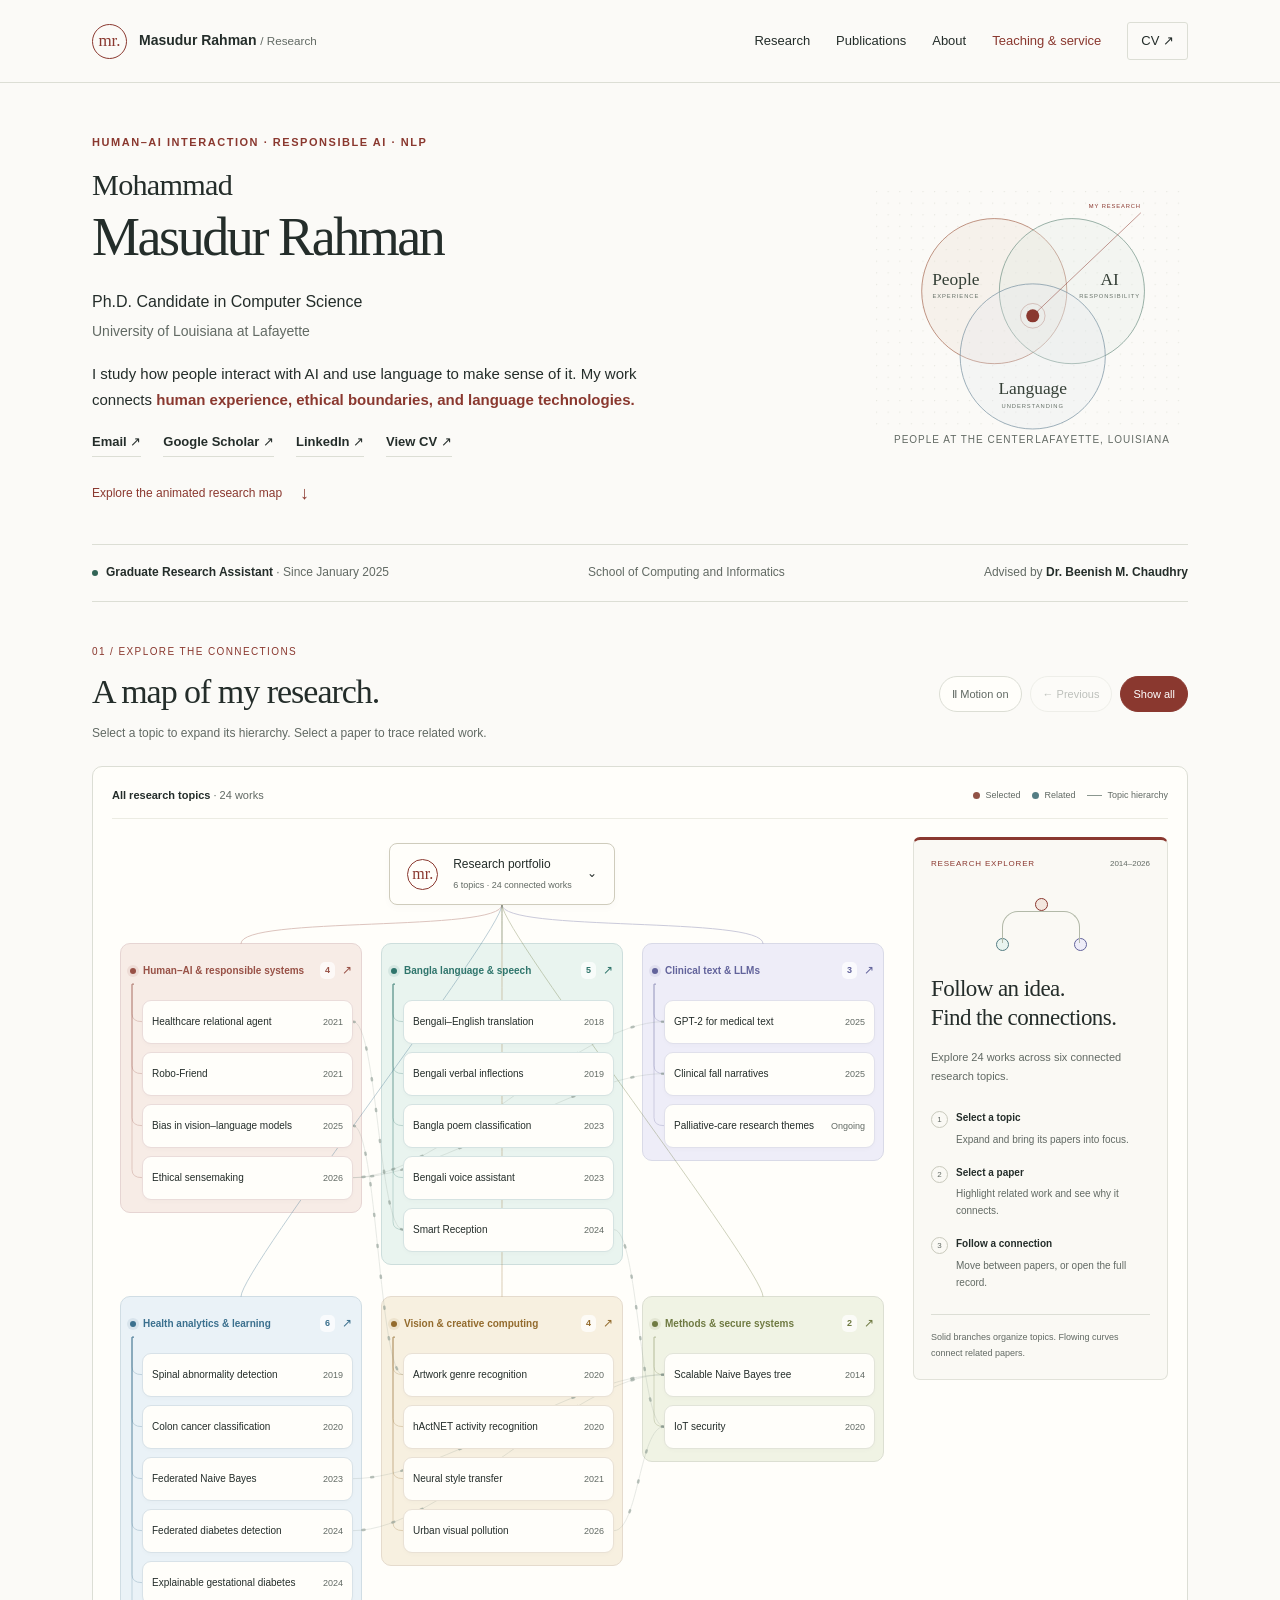
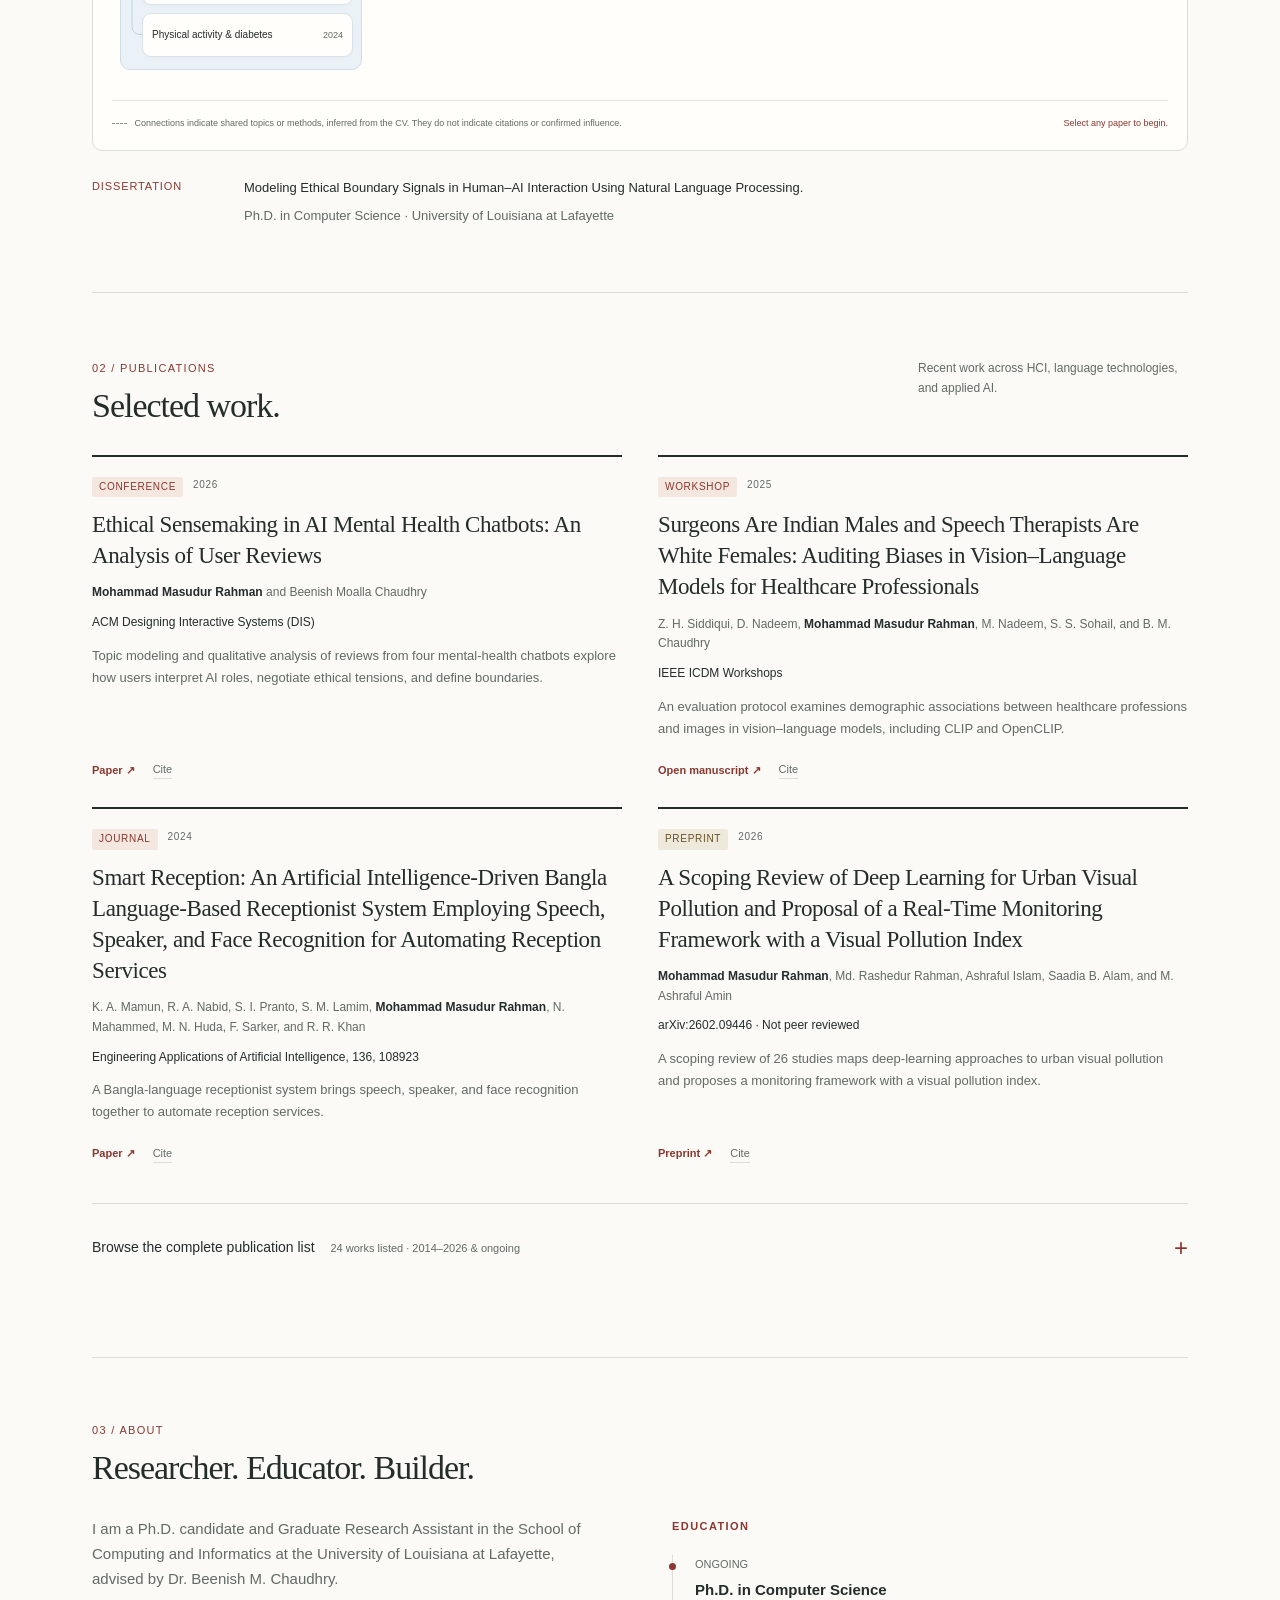
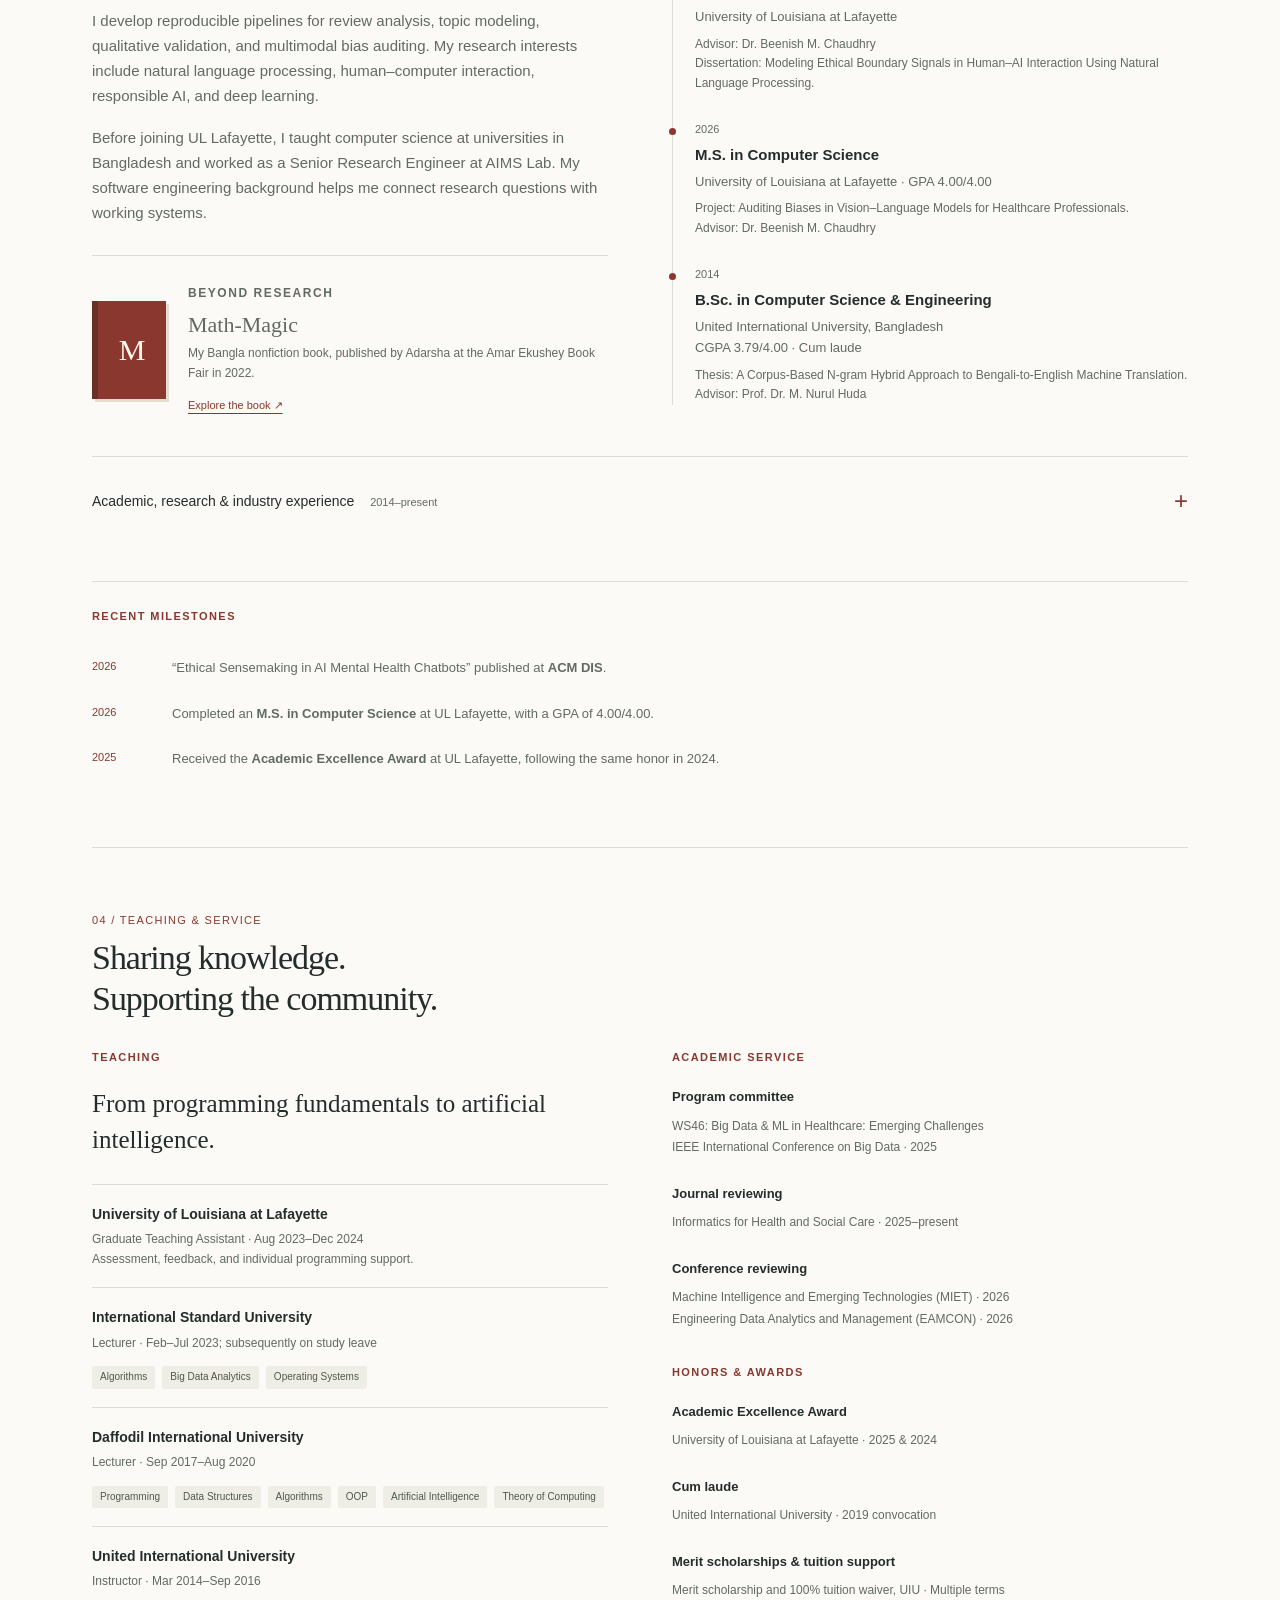
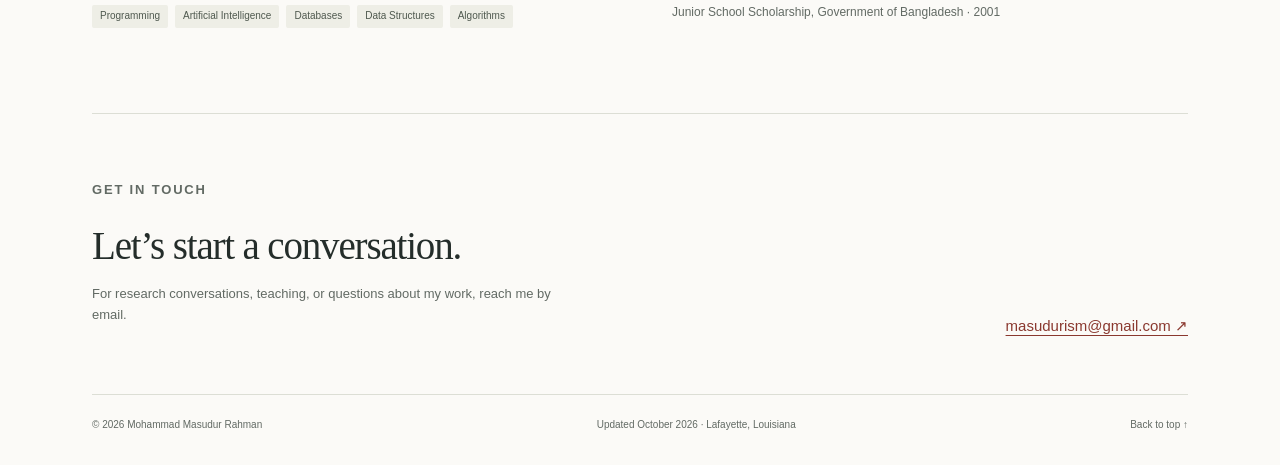
<file: index.html>
<!doctype html><html lang="en"><head><meta charset="utf-8"><meta name="viewport" content="width=device-width,initial-scale=1"><meta name="theme-color" content="#fbfaf7"><link rel="icon" href="assets/favicon.svg" type="image/svg+xml"><link rel="stylesheet" href="styles.css"><script src="script.js" defer></script><script src="research-map.js" defer></script><title>Mohammad Masudur Rahman | Human–AI Interaction & NLP</title>
<meta name="description" content="Mohammad Masudur Rahman is a Ph.D. candidate at the University of Louisiana at Lafayette researching human–AI interaction, responsible AI, and natural language processing.">
<meta property="og:type" content="website"><meta property="og:title" content="Mohammad Masudur Rahman | Research"><meta property="og:description" content="Human–AI interaction, responsible AI, and natural language processing. Research, publications, teaching, and academic service."><script type="application/ld+json">{"@context": "https://schema.org", "@type": "Person", "name": "Mohammad Masudur Rahman", "jobTitle": "Ph.D. Candidate in Computer Science", "affiliation": {"@type": "CollegeOrUniversity", "name": "University of Louisiana at Lafayette"}, "sameAs": ["https://scholar.google.com/citations?user=XdwImFcAAAAJ", "https://www.linkedin.com/in/themasudur"], "knowsAbout": ["Human–computer interaction", "Natural language processing", "Responsible AI", "Deep learning"]}</script></head><body>
<a class="skip" href="#main">Skip to content</a><header class="topbar"><div class="wrap nav"><a class="brand" href="#home" aria-label="Mohammad Masudur Rahman home"><span class="brand-mark" aria-hidden="true">mr.</span><span>Masudur Rahman <small>/ Research</small></span></a><button class="menu-toggle js-only" hidden type="button" aria-expanded="false" aria-controls="main-nav">Menu</button><nav class="nav-links" id="main-nav" aria-label="Main navigation"><a href="#research">Research</a><a href="#publications">Publications</a><a href="#about">About</a><a href="#teaching">Teaching & service</a><a class="nav-cv" href="cv.html">CV ↗</a></nav></div></header>
<main id="main" class="wrap"><div id="home"><section class="hero" aria-labelledby="name"><div><p class="eyebrow">Human–AI interaction · Responsible AI · NLP</p><h1 id="name"><span>Mohammad</span>Masudur Rahman</h1><p class="role">Ph.D. Candidate in Computer Science</p><p class="affiliation">University of Louisiana at Lafayette</p><p class="intro">I study how people interact with AI and use language to make sense of it. My work connects <strong>human experience, ethical boundaries, and language technologies.</strong></p><div class="links"><a href="mailto:masudurism@gmail.com">Email ↗</a><a href="https://scholar.google.com/citations?hl=en&amp;user=XdwImFcAAAAJ" target="_blank" rel="noopener noreferrer">Google Scholar ↗</a><a href="https://www.linkedin.com/in/themasudur" target="_blank" rel="noopener noreferrer">LinkedIn ↗</a><a href="cv.html">View CV ↗</a></div><a class="explore-map-link" href="#research">Explore the animated research map <span aria-hidden="true">↓</span></a></div><div class="hero-art"><svg viewBox="0 0 430 330" xmlns="http://www.w3.org/2000/svg" role="img" aria-labelledby="art-title art-desc"><title id="art-title">Research at the intersection of people, language, and AI</title><desc id="art-desc">Three overlapping circles represent human–AI interaction, language technologies, and responsible AI.</desc>
<defs><pattern id="dots" x="0" y="0" width="16" height="16" patternUnits="userSpaceOnUse"><circle cx="1" cy="1" r=".65" fill="#c7c9bd"/></pattern></defs>
<rect width="430" height="330" fill="url(#dots)"/>
<circle cx="163" cy="138" r="100" fill="#e8dbcf" fill-opacity=".32" stroke="#a96e58" stroke-width="1"/>
<circle cx="270" cy="138" r="100" fill="#dce8e0" fill-opacity=".3" stroke="#77968a" stroke-width="1"/>
<circle cx="216" cy="228" r="100" fill="#e0e6ed" fill-opacity=".28" stroke="#7b94a3" stroke-width="1"/>
<g font-family="Georgia,serif" font-size="24" fill="#343f36"><text x="110" y="129" text-anchor="middle">People</text><text x="322" y="129" text-anchor="middle">AI</text><text x="216" y="280" text-anchor="middle">Language</text></g>
<g font-family="Arial,sans-serif" font-size="8" letter-spacing="1.3" fill="#667168"><text x="110" y="147" text-anchor="middle">EXPERIENCE</text><text x="322" y="147" text-anchor="middle">RESPONSIBILITY</text><text x="216" y="299" text-anchor="middle">UNDERSTANDING</text></g>
<circle cx="216" cy="172" r="9" fill="#8a382f"/><circle cx="216" cy="172" r="17" fill="none" stroke="#8a382f" stroke-opacity=".35"/><path d="M219 169L365 30" fill="none" stroke="#8a382f" stroke-width=".7"/><text x="365" y="23" text-anchor="end" font-family="Arial,sans-serif" font-size="8" letter-spacing="1.2" fill="#8a382f">MY RESEARCH</text></svg><div class="art-caption"><span>People at the center</span><span>Lafayette, Louisiana</span></div></div></section>
<div class="hero-note"><span><span class="dot"></span><strong>Graduate Research Assistant</strong> · Since January 2025</span><span>School of Computing and Informatics</span><span>Advised by <strong>Dr. Beenish M. Chaudhry</strong></span></div></div>
<section id="research" class="section research-section" aria-labelledby="research-map-heading">
<div class="section-head map-section-head"><div><span class="map-eyebrow">01 / EXPLORE THE CONNECTIONS</span><h2 id="research-map-heading">A map of my research.</h2><p class="map-subtitle">Select a topic to expand its hierarchy. Select a paper to trace related work.</p></div><div class="map-toolbar js-only" hidden><button type="button" id="map-motion" aria-pressed="true">Ⅱ Motion on</button><button type="button" id="map-previous" disabled>← Previous</button><button type="button" id="map-reset">Show all</button></div></div>
<div id="paper-map" class="paper-map js-only" hidden>
<div class="map-context"><p id="map-breadcrumb" aria-live="polite">All research topics <span>· 24 works</span></p><div class="map-legend"><span><i class="legend-selected"></i>Selected</span><span><i class="legend-related"></i>Related</span><span><i class="legend-tree"></i>Topic hierarchy</span></div></div>
<div class="map-layout"><div class="map-viewport" id="map-viewport" tabindex="0" aria-label="Interactive research hierarchy; select a topic or paper"><div class="map-canvas" id="map-canvas"><svg id="map-edges" class="map-edges" aria-hidden="true"><g id="hierarchy-edges"></g><g id="topic-edges"></g><g id="flow-edges"></g></svg><div class="map-root-row"><button type="button" class="map-root" id="map-root"><span class="root-mark" aria-hidden="true">mr.</span><span>Research portfolio<small>6 topics · 24 connected works</small></span><span aria-hidden="true">⌄</span></button></div><div class="map-groups" id="map-groups"><section class="map-group" data-topic="human-ai" style="--topic:#985146;--tint:#f7ece6"><h3><button type="button" class="topic-node" data-topic-select="human-ai" aria-pressed="false" aria-expanded="false"><span class="topic-dot" aria-hidden="true"></span><span>Human–AI &amp; responsible systems</span><span class="topic-count">4</span><span class="topic-expand" aria-hidden="true">↗</span></button></h3><div class="group-papers"><button type="button" class="paper-node" data-paper="health-agent" aria-pressed="false" aria-label="Explore A Health Service Delivery Relational Agent for the COVID-19 Pandemic" title="A Health Service Delivery Relational Agent for the COVID-19 Pandemic"><span class="node-name">Healthcare relational agent</span><span class="node-year">2021</span><span class="node-status" aria-hidden="true"></span></button><button type="button" class="paper-node" data-paper="robo-friend" aria-pressed="false" aria-label="Explore Robo-Friend: Can a Social Robot Empathize with Your Feelings Effectively?" title="Robo-Friend: Can a Social Robot Empathize with Your Feelings Effectively?"><span class="node-name">Robo-Friend</span><span class="node-year">2021</span><span class="node-status" aria-hidden="true"></span></button><button type="button" class="paper-node" data-paper="vlm-bias" aria-pressed="false" aria-label="Explore Surgeons Are Indian Males and Speech Therapists Are White Females: Auditing Biases in Vision–Language Models for Healthcare Professionals" title="Surgeons Are Indian Males and Speech Therapists Are White Females: Auditing Biases in Vision–Language Models for Healthcare Professionals"><span class="node-name">Bias in vision–language models</span><span class="node-year">2025</span><span class="node-status" aria-hidden="true"></span></button><button type="button" class="paper-node" data-paper="ethical-sensemaking" aria-pressed="false" aria-label="Explore Ethical Sensemaking in AI Mental Health Chatbots: An Analysis of User Reviews" title="Ethical Sensemaking in AI Mental Health Chatbots: An Analysis of User Reviews"><span class="node-name">Ethical sensemaking</span><span class="node-year">2026</span><span class="node-status" aria-hidden="true"></span></button></div></section><section class="map-group" data-topic="bangla" style="--topic:#2f756c;--tint:#e9f4ef"><h3><button type="button" class="topic-node" data-topic-select="bangla" aria-pressed="false" aria-expanded="false"><span class="topic-dot" aria-hidden="true"></span><span>Bangla language &amp; speech</span><span class="topic-count">5</span><span class="topic-expand" aria-hidden="true">↗</span></button></h3><div class="group-papers"><button type="button" class="paper-node" data-paper="bengali-translation" aria-pressed="false" aria-label="Explore A Corpus-Based N-gram Hybrid Approach to Bengali-to-English Machine Translation" title="A Corpus-Based N-gram Hybrid Approach to Bengali-to-English Machine Translation"><span class="node-name">Bengali–English translation</span><span class="node-year">2018</span><span class="node-status" aria-hidden="true"></span></button><button type="button" class="paper-node" data-paper="bengali-inflections" aria-pressed="false" aria-label="Explore An Approach to Handling Verbal Inflections of Bengali Text: Conversion of Sadhu to Cholito Form of Language" title="An Approach to Handling Verbal Inflections of Bengali Text: Conversion of Sadhu to Cholito Form of Language"><span class="node-name">Bengali verbal inflections</span><span class="node-year">2019</span><span class="node-status" aria-hidden="true"></span></button><button type="button" class="paper-node" data-paper="bangla-poems" aria-pressed="false" aria-label="Explore Genre Classification of Bangla Poem Using Machine Learning and Deep Learning Techniques" title="Genre Classification of Bangla Poem Using Machine Learning and Deep Learning Techniques"><span class="node-name">Bangla poem classification</span><span class="node-year">2023</span><span class="node-status" aria-hidden="true"></span></button><button type="button" class="paper-node" data-paper="voice-assistant" aria-pressed="false" aria-label="Explore Initial Development and Performance Evaluation of a Bengali Voice-Operated Virtual Assistant for Personal Computer Control" title="Initial Development and Performance Evaluation of a Bengali Voice-Operated Virtual Assistant for Personal Computer Control"><span class="node-name">Bengali voice assistant</span><span class="node-year">2023</span><span class="node-status" aria-hidden="true"></span></button><button type="button" class="paper-node" data-paper="smart-reception" aria-pressed="false" aria-label="Explore Smart Reception: An Artificial Intelligence-Driven Bangla Language-Based Receptionist System Employing Speech, Speaker, and Face Recognition for Automating Reception Services" title="Smart Reception: An Artificial Intelligence-Driven Bangla Language-Based Receptionist System Employing Speech, Speaker, and Face Recognition for Automating Reception Services"><span class="node-name">Smart Reception</span><span class="node-year">2024</span><span class="node-status" aria-hidden="true"></span></button></div></section><section class="map-group" data-topic="clinical-text" style="--topic:#62639b;--tint:#eeedf8"><h3><button type="button" class="topic-node" data-topic-select="clinical-text" aria-pressed="false" aria-expanded="false"><span class="topic-dot" aria-hidden="true"></span><span>Clinical text &amp; LLMs</span><span class="topic-count">3</span><span class="topic-expand" aria-hidden="true">↗</span></button></h3><div class="group-papers"><button type="button" class="paper-node" data-paper="medical-generation" aria-pressed="false" aria-label="Explore Comparative Fine-Tuning of GPT-2 on Question Answering and Dialogue Datasets for Medical Text Generation" title="Comparative Fine-Tuning of GPT-2 on Question Answering and Dialogue Datasets for Medical Text Generation"><span class="node-name">GPT-2 for medical text</span><span class="node-year">2025</span><span class="node-status" aria-hidden="true"></span></button><button type="button" class="paper-node" data-paper="fall-injuries" aria-pressed="false" aria-label="Explore Extracting Latent Insights and Tagging Fall Injuries from Clinical Narratives Using Unsupervised Learning" title="Extracting Latent Insights and Tagging Fall Injuries from Clinical Narratives Using Unsupervised Learning"><span class="node-name">Clinical fall narratives</span><span class="node-year">2025</span><span class="node-status" aria-hidden="true"></span></button><button type="button" class="paper-node" data-paper="palliative-care" aria-pressed="false" aria-label="Explore Thematic Evolution of Influential Palliative Care Research: A Topic Modeling and Keyword Analysis of Highly Cited JPSM Articles (2004–2024)" title="Thematic Evolution of Influential Palliative Care Research: A Topic Modeling and Keyword Analysis of Highly Cited JPSM Articles (2004–2024)"><span class="node-name">Palliative-care research themes</span><span class="node-year">Ongoing</span><span class="node-status" aria-hidden="true"></span></button></div></section><section class="map-group" data-topic="health-ml" style="--topic:#3b708e;--tint:#eaf2f7"><h3><button type="button" class="topic-node" data-topic-select="health-ml" aria-pressed="false" aria-expanded="false"><span class="topic-dot" aria-hidden="true"></span><span>Health analytics &amp; learning</span><span class="topic-count">6</span><span class="topic-expand" aria-hidden="true">↗</span></button></h3><div class="group-papers"><button type="button" class="paper-node" data-paper="spinal-abnormalities" aria-pressed="false" aria-label="Explore Feature Selection and Classification of Spinal Abnormalities to Detect Low Back Pain Disorder Using Machine Learning Approaches" title="Feature Selection and Classification of Spinal Abnormalities to Detect Low Back Pain Disorder Using Machine Learning Approaches"><span class="node-name">Spinal abnormality detection</span><span class="node-year">2019</span><span class="node-status" aria-hidden="true"></span></button><button type="button" class="paper-node" data-paper="colon-cancer" aria-pressed="false" aria-label="Explore Adaptive Feature Selection and Classification of Colon Cancer from Gene Expression Data: An Ensemble Learning Approach" title="Adaptive Feature Selection and Classification of Colon Cancer from Gene Expression Data: An Ensemble Learning Approach"><span class="node-name">Colon cancer classification</span><span class="node-year">2020</span><span class="node-status" aria-hidden="true"></span></button><button type="button" class="paper-node" data-paper="federated-avc" aria-pressed="false" aria-label="Explore Exploring Federated Learning with Naive Bayes Using AVC Information" title="Exploring Federated Learning with Naive Bayes Using AVC Information"><span class="node-name">Federated Naive Bayes</span><span class="node-year">2023</span><span class="node-status" aria-hidden="true"></span></button><button type="button" class="paper-node" data-paper="federated-diabetes" aria-pressed="false" aria-label="Explore A Federated Learning Approach for Type-2 Diabetes Detection Using a Naive Bayes Classifier" title="A Federated Learning Approach for Type-2 Diabetes Detection Using a Naive Bayes Classifier"><span class="node-name">Federated diabetes detection</span><span class="node-year">2024</span><span class="node-status" aria-hidden="true"></span></button><button type="button" class="paper-node" data-paper="gestational-diabetes" aria-pressed="false" aria-label="Explore Using an Ensemble Machine Learning Model with Explainable AI (XAI) to Diagnose Gestational Diabetes Mellitus" title="Using an Ensemble Machine Learning Model with Explainable AI (XAI) to Diagnose Gestational Diabetes Mellitus"><span class="node-name">Explainable gestational diabetes</span><span class="node-year">2024</span><span class="node-status" aria-hidden="true"></span></button><button type="button" class="paper-node" data-paper="physical-activity" aria-pressed="false" aria-label="Explore Impacts of Leisure-Time Physical Activity for Type-2 Diabetic Patients: A Systematic Review" title="Impacts of Leisure-Time Physical Activity for Type-2 Diabetic Patients: A Systematic Review"><span class="node-name">Physical activity &amp; diabetes</span><span class="node-year">2024</span><span class="node-status" aria-hidden="true"></span></button></div></section><section class="map-group" data-topic="vision" style="--topic:#936b2d;--tint:#f7f0e0"><h3><button type="button" class="topic-node" data-topic-select="vision" aria-pressed="false" aria-expanded="false"><span class="topic-dot" aria-hidden="true"></span><span>Vision &amp; creative computing</span><span class="topic-count">4</span><span class="topic-expand" aria-hidden="true">↗</span></button></h3><div class="group-papers"><button type="button" class="paper-node" data-paper="artwork-genre" aria-pressed="false" aria-label="Explore Genre Recognition of Artworks Using Convolutional Neural Network" title="Genre Recognition of Artworks Using Convolutional Neural Network"><span class="node-name">Artwork genre recognition</span><span class="node-year">2020</span><span class="node-status" aria-hidden="true"></span></button><button type="button" class="paper-node" data-paper="hactnet" aria-pressed="false" aria-label="Explore hActNET: An Improved Neural Network-Based Method in Recognizing Human Activities" title="hActNET: An Improved Neural Network-Based Method in Recognizing Human Activities"><span class="node-name">hActNET activity recognition</span><span class="node-year">2020</span><span class="node-status" aria-hidden="true"></span></button><button type="button" class="paper-node" data-paper="style-transfer" aria-pressed="false" aria-label="Explore Artistic Natural Images Generation Using Neural Style Transfer" title="Artistic Natural Images Generation Using Neural Style Transfer"><span class="node-name">Neural style transfer</span><span class="node-year">2021</span><span class="node-status" aria-hidden="true"></span></button><button type="button" class="paper-node" data-paper="visual-pollution" aria-pressed="false" aria-label="Explore A Scoping Review of Deep Learning for Urban Visual Pollution and Proposal of a Real-Time Monitoring Framework with a Visual Pollution Index" title="A Scoping Review of Deep Learning for Urban Visual Pollution and Proposal of a Real-Time Monitoring Framework with a Visual Pollution Index"><span class="node-name">Urban visual pollution</span><span class="node-year">2026</span><span class="node-status" aria-hidden="true"></span></button></div></section><section class="map-group" data-topic="foundations" style="--topic:#6f7a42;--tint:#f0f3e4"><h3><button type="button" class="topic-node" data-topic-select="foundations" aria-pressed="false" aria-expanded="false"><span class="topic-dot" aria-hidden="true"></span><span>Methods &amp; secure systems</span><span class="topic-count">2</span><span class="topic-expand" aria-hidden="true">↗</span></button></h3><div class="group-papers"><button type="button" class="paper-node" data-paper="naive-bayes-tree" aria-pressed="false" aria-label="Explore Efficient and Scalable Multi-Class Classification Using Naive Bayes Tree" title="Efficient and Scalable Multi-Class Classification Using Naive Bayes Tree"><span class="node-name">Scalable Naive Bayes tree</span><span class="node-year">2014</span><span class="node-status" aria-hidden="true"></span></button><button type="button" class="paper-node" data-paper="iot-security" aria-pressed="false" aria-label="Explore Internet of Things (IoT): Vulnerabilities, Security Concerns and Things to Consider" title="Internet of Things (IoT): Vulnerabilities, Security Concerns and Things to Consider"><span class="node-name">IoT security</span><span class="node-year">2020</span><span class="node-status" aria-hidden="true"></span></button></div></section></div></div></div>
<aside class="map-inspector" aria-label="Research map details"><div id="map-details"></div></aside></div>
<div class="map-bottom"><p><span class="line-key" aria-hidden="true"></span> Connections indicate shared topics or methods, inferred from the CV. They do not indicate citations or confirmed influence.</p><span id="map-status" role="status">Select any paper to begin.</span></div></div>
<noscript><p>Explore all research in the <a href="#all-publications">publication list</a>. Enable JavaScript for the animated topic map.</p></noscript>
<div class="dissertation"><span>Dissertation</span><p>Modeling Ethical Boundary Signals in Human–AI Interaction Using Natural Language Processing.<em>Ph.D. in Computer Science · University of Louisiana at Lafayette</em></p></div>
<script id="research-map-data" type="application/json">{"description": "Editorial topic hierarchy and thematic connections inferred from the CV's titles and descriptions. Connections are not citations, measured similarity scores, or claims of research influence.", "topics": [{"id": "human-ai", "title": "Human–AI & responsible systems", "color": "#985146", "tint": "#f7ece6", "description": "Conversational agents, ethical sensemaking, social interaction, and bias evaluation.", "papers": [["health-agent", "Healthcare relational agent"], ["robo-friend", "Robo-Friend"], ["vlm-bias", "Bias in vision–language models"], ["ethical-sensemaking", "Ethical sensemaking"]]}, {"id": "bangla", "title": "Bangla language & speech", "color": "#2f756c", "tint": "#e9f4ef", "description": "Bangla text processing, machine translation, spoken interfaces, and language-based services.", "papers": [["bengali-translation", "Bengali–English translation"], ["bengali-inflections", "Bengali verbal inflections"], ["bangla-poems", "Bangla poem classification"], ["voice-assistant", "Bengali voice assistant"], ["smart-reception", "Smart Reception"]]}, {"id": "clinical-text", "title": "Clinical text & LLMs", "color": "#62639b", "tint": "#eeedf8", "description": "Medical text generation, unsupervised analysis of clinical narratives, and topic modeling of health literature.", "papers": [["medical-generation", "GPT-2 for medical text"], ["fall-injuries", "Clinical fall narratives"], ["palliative-care", "Palliative-care research themes"]]}, {"id": "health-ml", "title": "Health analytics & learning", "color": "#3b708e", "tint": "#eaf2f7", "description": "Health prediction, federated learning, explainable models, and diabetes research.", "papers": [["spinal-abnormalities", "Spinal abnormality detection"], ["colon-cancer", "Colon cancer classification"], ["federated-avc", "Federated Naive Bayes"], ["federated-diabetes", "Federated diabetes detection"], ["gestational-diabetes", "Explainable gestational diabetes"], ["physical-activity", "Physical activity & diabetes"]]}, {"id": "vision", "title": "Vision & creative computing", "color": "#936b2d", "tint": "#f7f0e0", "description": "Visual recognition, neural image generation, activity recognition, and urban visual-pollution monitoring.", "papers": [["artwork-genre", "Artwork genre recognition"], ["hactnet", "hActNET activity recognition"], ["style-transfer", "Neural style transfer"], ["visual-pollution", "Urban visual pollution"]]}, {"id": "foundations", "title": "Methods & secure systems", "color": "#6f7a42", "tint": "#f0f3e4", "description": "Classification methods and the security considerations of connected systems.", "papers": [["naive-bayes-tree", "Scalable Naive Bayes tree"], ["iot-security", "IoT security"]]}], "links": [{"source": "health-agent", "target": "ethical-sensemaking", "reason": "Conversational agents in healthcare and human–AI interaction."}, {"source": "robo-friend", "target": "health-agent", "reason": "Social and relational agents that interact with people."}, {"source": "robo-friend", "target": "ethical-sensemaking", "reason": "Human interpretations of empathy and interaction with AI agents."}, {"source": "vlm-bias", "target": "ethical-sensemaking", "reason": "Responsible AI and the evaluation of AI in health-related settings."}, {"source": "bengali-translation", "target": "bengali-inflections", "reason": "Bengali language processing and linguistic variation."}, {"source": "bengali-inflections", "target": "bangla-poems", "reason": "Computational analysis of Bangla text."}, {"source": "bangla-poems", "target": "smart-reception", "reason": "Machine learning for Bangla language applications."}, {"source": "voice-assistant", "target": "smart-reception", "reason": "Bangla speech interfaces and automated spoken interaction."}, {"source": "smart-reception", "target": "health-agent", "reason": "Interactive agent systems that deliver user-facing services."}, {"source": "medical-generation", "target": "ethical-sensemaking", "reason": "AI-generated language in health-related interactions."}, {"source": "fall-injuries", "target": "palliative-care", "reason": "Unsupervised text analysis and topic discovery in health-related corpora."}, {"source": "medical-generation", "target": "fall-injuries", "reason": "Natural language processing of medical text."}, {"source": "fall-injuries", "target": "ethical-sensemaking", "reason": "Combining computational text analysis with interpretation in health contexts."}, {"source": "spinal-abnormalities", "target": "colon-cancer", "reason": "Feature selection and classification for health conditions."}, {"source": "colon-cancer", "target": "gestational-diabetes", "reason": "Ensemble learning for health classification."}, {"source": "federated-avc", "target": "federated-diabetes", "reason": "Federated learning with a Naive Bayes classifier."}, {"source": "federated-diabetes", "target": "gestational-diabetes", "reason": "Machine-learning approaches to diabetes detection."}, {"source": "physical-activity", "target": "federated-diabetes", "reason": "Type-2 diabetes as the application domain; methods differ."}, {"source": "artwork-genre", "target": "style-transfer", "reason": "Neural methods for visual art and image representation."}, {"source": "hactnet", "target": "artwork-genre", "reason": "Neural-network approaches to recognition tasks."}, {"source": "artwork-genre", "target": "visual-pollution", "reason": "Computer vision for recognition and classification of visual content."}, {"source": "vlm-bias", "target": "artwork-genre", "reason": "Analysis of visual representations in machine-learning systems."}, {"source": "naive-bayes-tree", "target": "federated-avc", "reason": "Naive Bayes-based classification methods."}, {"source": "naive-bayes-tree", "target": "federated-diabetes", "reason": "Naive Bayes-based classification methods."}, {"source": "iot-security", "target": "smart-reception", "reason": "Connected intelligent systems and their deployment considerations."}, {"source": "iot-security", "target": "visual-pollution", "reason": "Infrastructure considerations for connected monitoring applications."}], "papers": [{"id": "ethical-sensemaking", "year": 2026, "type": "Conference", "area": "human-ai", "title": "Ethical Sensemaking in AI Mental Health Chatbots: An Analysis of User Reviews", "authors": "Mohammad Masudur Rahman and Beenish Moalla Chaudhry", "venue": "ACM Designing Interactive Systems (DIS)", "url": "https://doi.org/10.1145/3800645.3813050", "link_label": "Paper", "selected": true, "summary": "Topic modeling and qualitative analysis of reviews from four mental-health chatbots explore how users interpret AI roles, negotiate ethical tensions, and define boundaries.", "citation_type": "inproceedings", "doi": "10.1145/3800645.3813050", "map_label": "Ethical sensemaking", "map_topic": "human-ai", "map_url": "https://doi.org/10.1145/3800645.3813050"}, {"id": "visual-pollution", "year": 2026, "type": "Preprint", "area": "applied-ml", "title": "A Scoping Review of Deep Learning for Urban Visual Pollution and Proposal of a Real-Time Monitoring Framework with a Visual Pollution Index", "authors": "Mohammad Masudur Rahman, Md. Rashedur Rahman, Ashraful Islam, Saadia B. Alam, and M. Ashraful Amin", "venue": "arXiv:2602.09446 · Not peer reviewed", "url": "https://arxiv.org/abs/2602.09446", "link_label": "Preprint", "selected": true, "summary": "A scoping review of 26 studies maps deep-learning approaches to urban visual pollution and proposes a monitoring framework with a visual pollution index.", "citation_type": "misc", "doi": "10.48550/arXiv.2602.09446", "map_label": "Urban visual pollution", "map_topic": "vision", "map_url": "https://arxiv.org/abs/2602.09446"}, {"id": "vlm-bias", "year": 2025, "type": "Workshop", "area": "human-ai", "title": "Surgeons Are Indian Males and Speech Therapists Are White Females: Auditing Biases in Vision–Language Models for Healthcare Professionals", "authors": "Z. H. Siddiqui, D. Nadeem, Mohammad Masudur Rahman, M. Nadeem, S. S. Sohail, and B. M. Chaudhry", "venue": "IEEE ICDM Workshops", "url": "https://arxiv.org/abs/2510.06280", "link_label": "Open manuscript", "selected": true, "summary": "An evaluation protocol examines demographic associations between healthcare professions and images in vision–language models, including CLIP and OpenCLIP.", "citation_type": "inproceedings", "map_label": "Bias in vision–language models", "map_topic": "human-ai", "map_url": "https://arxiv.org/abs/2510.06280"}, {"id": "fall-injuries", "year": 2025, "type": "Conference", "area": "nlp", "title": "Extracting Latent Insights and Tagging Fall Injuries from Clinical Narratives Using Unsupervised Learning", "authors": "N. V. S. M. Rayabharam, Mohammad Masudur Rahman, R. Hoque, S. M. Reza, and M. F. Kabir", "venue": "13th IEEE International Conference on Big Data", "citation_type": "inproceedings", "map_label": "Clinical fall narratives", "map_topic": "clinical-text", "map_url": "https://scholar.google.com/scholar?q=%22Extracting%20Latent%20Insights%20and%20Tagging%20Fall%20Injuries%20from%20Clinical%20Narratives%20Using%20Unsupervised%20Learning%22"}, {"id": "medical-generation", "year": 2025, "type": "Conference", "area": "nlp", "title": "Comparative Fine-Tuning of GPT-2 on Question Answering and Dialogue Datasets for Medical Text Generation", "authors": "C. Nhkum, Mohammad Masudur Rahman, T. Ahmed, and M. F. Kabir", "venue": "International Conference on Software Engineering of Emerging Technologies (SEET)", "citation_type": "inproceedings", "map_label": "GPT-2 for medical text", "map_topic": "clinical-text", "map_url": "https://scholar.google.com/scholar?q=%22Comparative%20Fine-Tuning%20of%20GPT-2%20on%20Question%20Answering%20and%20Dialogue%20Datasets%20for%20Medical%20Text%20Generation%22"}, {"id": "smart-reception", "year": 2024, "type": "Journal", "area": "nlp", "title": "Smart Reception: An Artificial Intelligence-Driven Bangla Language-Based Receptionist System Employing Speech, Speaker, and Face Recognition for Automating Reception Services", "authors": "K. A. Mamun, R. A. Nabid, S. I. Pranto, S. M. Lamim, Mohammad Masudur Rahman, N. Mahammed, M. N. Huda, F. Sarker, and R. R. Khan", "venue": "Engineering Applications of Artificial Intelligence, 136, 108923", "selected": true, "summary": "A Bangla-language receptionist system brings speech, speaker, and face recognition together to automate reception services.", "citation_type": "article", "url": "https://doi.org/10.1016/j.engappai.2024.108923", "link_label": "Paper", "doi": "10.1016/j.engappai.2024.108923", "map_label": "Smart Reception", "map_topic": "bangla", "map_url": "https://doi.org/10.1016/j.engappai.2024.108923"}, {"id": "federated-diabetes", "year": 2024, "type": "Journal", "area": "applied-ml", "title": "A Federated Learning Approach for Type-2 Diabetes Detection Using a Naive Bayes Classifier", "authors": "Mohammad Masudur Rahman, A. Islam, S. T. Pasha, M. U. Islam, and M. Z. Alam", "venue": "Diabetes Research and Clinical Practice", "citation_type": "article", "map_label": "Federated diabetes detection", "map_topic": "health-ml", "map_url": "https://scholar.google.com/scholar?q=%22A%20Federated%20Learning%20Approach%20for%20Type-2%20Diabetes%20Detection%20Using%20a%20Naive%20Bayes%20Classifier%22"}, {"id": "physical-activity", "year": 2024, "type": "Journal", "area": "applied-ml", "title": "Impacts of Leisure-Time Physical Activity for Type-2 Diabetic Patients: A Systematic Review", "authors": "Mohammad Masudur Rahman", "venue": "Diabetes Research and Clinical Practice, 209, 111544", "citation_type": "article", "map_label": "Physical activity & diabetes", "map_topic": "health-ml", "map_url": "https://scholar.google.com/scholar?q=%22Impacts%20of%20Leisure-Time%20Physical%20Activity%20for%20Type-2%20Diabetic%20Patients%3A%20A%20Systematic%20Review%22"}, {"id": "gestational-diabetes", "year": 2024, "type": "Journal", "area": "applied-ml", "title": "Using an Ensemble Machine Learning Model with Explainable AI (XAI) to Diagnose Gestational Diabetes Mellitus", "authors": "S. T. Pasha, S. Sikder, Mohammad Masudur Rahman, A. Islam, M. Z. Alam, M. T. Habib, and M. A. Amin", "venue": "Diabetes Research and Clinical Practice, 209, 111504", "citation_type": "article", "map_label": "Explainable gestational diabetes", "map_topic": "health-ml", "map_url": "https://scholar.google.com/scholar?q=%22Using%20an%20Ensemble%20Machine%20Learning%20Model%20with%20Explainable%20AI%20%28XAI%29%20to%20Diagnose%20Gestational%20Diabetes%20Mellitus%22"}, {"id": "voice-assistant", "year": 2023, "type": "Conference", "area": "nlp", "title": "Initial Development and Performance Evaluation of a Bengali Voice-Operated Virtual Assistant for Personal Computer Control", "authors": "R. M. Quiah, S. Akter, S. Ahmed, M. M. Rahman, S. A. Alam, and A. Islam", "venue": "IEEE 64th International Scientific Conference on Information Technology and Management Science, pp. 1–6", "url": "https://doi.org/10.1109/ITMS59786.2023.10317730", "link_label": "Paper", "doi": "10.1109/ITMS59786.2023.10317730", "citation_type": "inproceedings", "map_label": "Bengali voice assistant", "map_topic": "bangla", "map_url": "https://doi.org/10.1109/ITMS59786.2023.10317730"}, {"id": "federated-avc", "year": 2023, "type": "Conference", "area": "applied-ml", "title": "Exploring Federated Learning with Naive Bayes Using AVC Information", "authors": "Mohammad Masudur Rahman and D. M. Farid", "venue": "14th International Conference on Computing Communication and Networking Technologies, pp. 1–6", "url": "https://doi.org/10.1109/ICCCNT56998.2023.10308198", "link_label": "Paper", "doi": "10.1109/ICCCNT56998.2023.10308198", "citation_type": "inproceedings", "map_label": "Federated Naive Bayes", "map_topic": "health-ml", "map_url": "https://doi.org/10.1109/ICCCNT56998.2023.10308198"}, {"id": "bangla-poems", "year": 2023, "type": "Conference", "area": "nlp", "title": "Genre Classification of Bangla Poem Using Machine Learning and Deep Learning Techniques", "authors": "S. T. Pasha, A. Islam, Mohammad Masudur Rahman, E. Ahmed, M. F. A. Foysal, and M. Z. Alam", "venue": "IEEE World AI IoT Congress, pp. 236–242", "url": "https://doi.org/10.1109/AIIoT58121.2023.10174592", "link_label": "Paper", "doi": "10.1109/AIIoT58121.2023.10174592", "citation_type": "inproceedings", "map_label": "Bangla poem classification", "map_topic": "bangla", "map_url": "https://doi.org/10.1109/AIIoT58121.2023.10174592"}, {"id": "health-agent", "year": 2021, "type": "Book chapter", "area": "human-ai", "title": "A Health Service Delivery Relational Agent for the COVID-19 Pandemic", "authors": "A. Islam, Mohammad Masudur Rahman, M. F. Kabir, and B. M. Chaudhry", "venue": "The Next Wave of Sociotechnical Design · Lecture Notes in Computer Science, vol. 12807 · Springer", "citation_type": "incollection", "map_label": "Healthcare relational agent", "map_topic": "human-ai", "map_url": "https://scholar.google.com/scholar?q=%22A%20Health%20Service%20Delivery%20Relational%20Agent%20for%20the%20COVID-19%20Pandemic%22"}, {"id": "robo-friend", "year": 2021, "type": "Book chapter", "area": "human-ai", "title": "Robo-Friend: Can a Social Robot Empathize with Your Feelings Effectively?", "authors": "E. Ahmed, A. Islam, A. I. Chowdhury, Mohammad Masudur Rahman, S. Chowdhury, and M. I. Hosen", "venue": "Progress in Advanced Computing and Intelligent Engineering · Advances in Intelligent Systems and Computing, vol. 1299 · Springer", "citation_type": "incollection", "map_label": "Robo-Friend", "map_topic": "human-ai", "map_url": "https://scholar.google.com/scholar?q=%22Robo-Friend%3A%20Can%20a%20Social%20Robot%20Empathize%20with%20Your%20Feelings%20Effectively%3F%22"}, {"id": "style-transfer", "year": 2021, "type": "Book chapter", "area": "applied-ml", "title": "Artistic Natural Images Generation Using Neural Style Transfer", "authors": "A. I. Chowdhury, F. S. Shishir, A. Islam, E. Ahmed, and Mohammad Masudur Rahman", "venue": "Emerging Technologies in Data Mining and Information Security · Advances in Intelligent Systems and Computing, vol. 1286 · Springer", "citation_type": "incollection", "map_label": "Neural style transfer", "map_topic": "vision", "map_url": "https://scholar.google.com/scholar?q=%22Artistic%20Natural%20Images%20Generation%20Using%20Neural%20Style%20Transfer%22"}, {"id": "artwork-genre", "year": 2020, "type": "Conference", "area": "applied-ml", "title": "Genre Recognition of Artworks Using Convolutional Neural Network", "authors": "M. K. Hossain, Harun-Ur-Rashid, T. B. Taher, and Mohammad Masudur Rahman", "venue": "23rd International Conference on Computer and Information Technology (ICCIT), pp. 1–5", "citation_type": "inproceedings", "map_label": "Artwork genre recognition", "map_topic": "vision", "map_url": "https://scholar.google.com/scholar?q=%22Genre%20Recognition%20of%20Artworks%20Using%20Convolutional%20Neural%20Network%22"}, {"id": "hactnet", "year": 2020, "type": "Conference", "area": "applied-ml", "title": "hActNET: An Improved Neural Network-Based Method in Recognizing Human Activities", "authors": "A. I. Chowdhury, M. Ashraf, A. Islam, E. Ahmed, M. S. Jaman, and Mohammad Masudur Rahman", "venue": "4th International Symposium on Multidisciplinary Studies and Innovative Technologies", "citation_type": "inproceedings", "map_label": "hActNET activity recognition", "map_topic": "vision", "map_url": "https://scholar.google.com/scholar?q=%22hActNET%3A%20An%20Improved%20Neural%20Network-Based%20Method%20in%20Recognizing%20Human%20Activities%22"}, {"id": "iot-security", "year": 2020, "type": "Conference", "area": "applied-ml", "title": "Internet of Things (IoT): Vulnerabilities, Security Concerns and Things to Consider", "authors": "E. Ahmed, A. Islam, M. Ashraf, A. I. Chowdhury, and Mohammad Masudur Rahman", "venue": "11th International Conference on Computing, Communication and Networking Technologies", "citation_type": "inproceedings", "map_label": "IoT security", "map_topic": "foundations", "map_url": "https://scholar.google.com/scholar?q=%22Internet%20of%20Things%20%28IoT%29%3A%20Vulnerabilities%2C%20Security%20Concerns%20and%20Things%20to%20Consider%22"}, {"id": "colon-cancer", "year": 2020, "type": "Conference", "area": "applied-ml", "title": "Adaptive Feature Selection and Classification of Colon Cancer from Gene Expression Data: An Ensemble Learning Approach", "authors": "A. Islam, M. M. Rahman, E. Ahmed, F. Arafat, and M. F. Rabby", "venue": "International Conference on Computing Advancements", "url": "https://doi.org/10.1145/3377049.3377070", "link_label": "Paper", "doi": "10.1145/3377049.3377070", "citation_type": "inproceedings", "map_label": "Colon cancer classification", "map_topic": "health-ml", "map_url": "https://doi.org/10.1145/3377049.3377070"}, {"id": "bengali-inflections", "year": 2019, "type": "Conference", "area": "nlp", "title": "An Approach to Handling Verbal Inflections of Bengali Text: Conversion of Sadhu to Cholito Form of Language", "authors": "Mohammad Masudur Rahman, A. Islam, M. F. Kabir, and M. N. Huda", "venue": "22nd International Conference on Computer and Information Technology", "url": "https://ieeexplore.ieee.org/document/9038570", "link_label": "Paper", "citation_type": "inproceedings", "map_label": "Bengali verbal inflections", "map_topic": "bangla", "map_url": "https://ieeexplore.ieee.org/document/9038570"}, {"id": "spinal-abnormalities", "year": 2019, "type": "Conference", "area": "applied-ml", "title": "Feature Selection and Classification of Spinal Abnormalities to Detect Low Back Pain Disorder Using Machine Learning Approaches", "authors": "M. S. Islam, M. Asaduzzaman, and Mohammad Masudur Rahman", "venue": "International Conference on Advances in Science, Engineering and Robotics Technology", "citation_type": "inproceedings", "map_label": "Spinal abnormality detection", "map_topic": "health-ml", "map_url": "https://scholar.google.com/scholar?q=%22Feature%20Selection%20and%20Classification%20of%20Spinal%20Abnormalities%20to%20Detect%20Low%20Back%20Pain%20Disorder%20Using%20Machine%20Learning%20Approaches%22"}, {"id": "bengali-translation", "year": 2018, "type": "Conference", "area": "nlp", "title": "A Corpus-Based N-gram Hybrid Approach to Bengali-to-English Machine Translation", "authors": "Mohammad Masudur Rahman, M. F. Kabir, and M. N. Huda", "venue": "21st International Conference on Computer and Information Technology", "url": "https://ieeexplore.ieee.org/document/8631938", "link_label": "Paper", "citation_type": "inproceedings", "map_label": "Bengali–English translation", "map_topic": "bangla", "map_url": "https://ieeexplore.ieee.org/document/8631938"}, {"id": "naive-bayes-tree", "year": 2014, "type": "Conference", "area": "applied-ml", "title": "Efficient and Scalable Multi-Class Classification Using Naive Bayes Tree", "authors": "D. M. Farid, Mohammad Masudur Rahman, and M. A. Al-Mamun", "venue": "3rd International Conference on Informatics, Electronics & Vision, pp. 1–4", "citation_type": "inproceedings", "map_label": "Scalable Naive Bayes tree", "map_topic": "foundations", "map_url": "https://scholar.google.com/scholar?q=%22Efficient%20and%20Scalable%20Multi-Class%20Classification%20Using%20Naive%20Bayes%20Tree%22"}, {"id": "palliative-care", "year": null, "type": "Manuscript", "area": "nlp", "title": "Thematic Evolution of Influential Palliative Care Research: A Topic Modeling and Keyword Analysis of Highly Cited JPSM Articles (2004–2024)", "authors": "Beenish Moalla Chaudhry, Mohammad Masudur Rahman, and VJ Periyakoil", "venue": "Manuscript · Publication details pending", "citation_type": "unpublished", "map_label": "Palliative-care research themes", "map_topic": "clinical-text", "map_url": ""}]}</script></section>
<section id="publications" class="section"><div class="section-head"><h2><span class="section-number">02 / PUBLICATIONS</span>Selected work.</h2><p>Recent work across HCI, language technologies, and applied AI.</p></div><div class="selected-grid"><article class="selected-paper"><div class="paper-meta"><span class="badge ">Conference</span><span>2026</span></div>
    <h3>Ethical Sensemaking in AI Mental Health Chatbots: An Analysis of User Reviews</h3><p class="authors"><strong>Mohammad Masudur Rahman</strong> and Beenish Moalla Chaudhry</p><p class="venue">ACM Designing Interactive Systems (DIS)</p>
    <p class="paper-summary">Topic modeling and qualitative analysis of reviews from four mental-health chatbots explore how users interpret AI roles, negotiate ethical tensions, and define boundaries.</p>
    <div class="paper-links"><a href="https://doi.org/10.1145/3800645.3813050" target="_blank" rel="noopener noreferrer">Paper <span aria-hidden="true">↗</span></a><button type="button" class="citation-toggle js-only" hidden data-cite="ethical-sensemaking" aria-label="Cite Ethical Sensemaking in AI Mental Health Chatbots: An Analysis of User Reviews">Cite</button></div></article>
<article class="selected-paper"><div class="paper-meta"><span class="badge ">Workshop</span><span>2025</span></div>
    <h3>Surgeons Are Indian Males and Speech Therapists Are White Females: Auditing Biases in Vision–Language Models for Healthcare Professionals</h3><p class="authors">Z. H. Siddiqui, D. Nadeem, <strong>Mohammad Masudur Rahman</strong>, M. Nadeem, S. S. Sohail, and B. M. Chaudhry</p><p class="venue">IEEE ICDM Workshops</p>
    <p class="paper-summary">An evaluation protocol examines demographic associations between healthcare professions and images in vision–language models, including CLIP and OpenCLIP.</p>
    <div class="paper-links"><a href="https://arxiv.org/abs/2510.06280" target="_blank" rel="noopener noreferrer">Open manuscript <span aria-hidden="true">↗</span></a><button type="button" class="citation-toggle js-only" hidden data-cite="vlm-bias" aria-label="Cite Surgeons Are Indian Males and Speech Therapists Are White Females: Auditing Biases in Vision–Language Models for Healthcare Professionals">Cite</button></div></article>
<article class="selected-paper"><div class="paper-meta"><span class="badge ">Journal</span><span>2024</span></div>
    <h3>Smart Reception: An Artificial Intelligence-Driven Bangla Language-Based Receptionist System Employing Speech, Speaker, and Face Recognition for Automating Reception Services</h3><p class="authors">K. A. Mamun, R. A. Nabid, S. I. Pranto, S. M. Lamim, <strong>Mohammad Masudur Rahman</strong>, N. Mahammed, M. N. Huda, F. Sarker, and R. R. Khan</p><p class="venue">Engineering Applications of Artificial Intelligence, 136, 108923</p>
    <p class="paper-summary">A Bangla-language receptionist system brings speech, speaker, and face recognition together to automate reception services.</p>
    <div class="paper-links"><a href="https://doi.org/10.1016/j.engappai.2024.108923" target="_blank" rel="noopener noreferrer">Paper <span aria-hidden="true">↗</span></a><button type="button" class="citation-toggle js-only" hidden data-cite="smart-reception" aria-label="Cite Smart Reception: An Artificial Intelligence-Driven Bangla Language-Based Receptionist System Employing Speech, Speaker, and Face Recognition for Automating Reception Services">Cite</button></div></article>
<article class="selected-paper"><div class="paper-meta"><span class="badge preprint">Preprint</span><span>2026</span></div>
    <h3>A Scoping Review of Deep Learning for Urban Visual Pollution and Proposal of a Real-Time Monitoring Framework with a Visual Pollution Index</h3><p class="authors"><strong>Mohammad Masudur Rahman</strong>, Md. Rashedur Rahman, Ashraful Islam, Saadia B. Alam, and M. Ashraful Amin</p><p class="venue">arXiv:2602.09446 · Not peer reviewed</p>
    <p class="paper-summary">A scoping review of 26 studies maps deep-learning approaches to urban visual pollution and proposes a monitoring framework with a visual pollution index.</p>
    <div class="paper-links"><a href="https://arxiv.org/abs/2602.09446" target="_blank" rel="noopener noreferrer">Preprint <span aria-hidden="true">↗</span></a><button type="button" class="citation-toggle js-only" hidden data-cite="visual-pollution" aria-label="Cite A Scoping Review of Deep Learning for Urban Visual Pollution and Proposal of a Real-Time Monitoring Framework with a Visual Pollution Index">Cite</button></div></article></div>
<details class="archive" id="all-publications"><summary><span>Browse the complete publication list <small>24 works listed · 2014–2026 & ongoing</small></span></summary><p><a href="publications.bib" download class="authors">Download bibliography (.bib) ↓</a></p><div class="filters js-only" hidden><label>Search publications<input id="pub-search" type="search" placeholder="Title, author, venue, or year…" autocomplete="off"></label><label>Research area<select id="area-filter" aria-label="Research area"><option value="all">All research areas</option><option value="human-ai">Human–AI interaction</option><option value="nlp">NLP & language technologies</option><option value="applied-ml">Applied machine learning</option></select></label><label>Publication type<select id="type-filter" aria-label="Publication type"><option value="all">All types</option><option value="Conference">Conference</option><option value="Workshop">Workshop</option><option value="Journal">Journal</option><option value="Book chapter">Book chapter</option><option value="Preprint">Preprint</option><option value="Manuscript">Manuscript</option></select></label></div><div class="filter-status js-only" hidden><span id="result-count" aria-live="polite">Showing 24 of 24 works</span><button type="button" class="reset" id="reset-filters">Reset filters</button></div><div id="publication-list"><article class="pub-row" id="pub-ethical-sensemaking" data-area="human-ai" data-type="Conference" data-search="ethical sensemaking in ai mental health chatbots: an analysis of user reviews mohammad masudur rahman and beenish moalla chaudhry acm designing interactive systems (dis) 2026"><div class="pub-year">2026</div><div><div class="paper-meta"><span class="badge ">Conference</span><span>Human–AI interaction</span></div>
    <h3>Ethical Sensemaking in AI Mental Health Chatbots: An Analysis of User Reviews</h3><p class="authors"><strong>Mohammad Masudur Rahman</strong> and Beenish Moalla Chaudhry</p><p class="venue">ACM Designing Interactive Systems (DIS) · 2026</p>
    
    <div class="paper-links"><a href="https://doi.org/10.1145/3800645.3813050" target="_blank" rel="noopener noreferrer">Paper <span aria-hidden="true">↗</span></a><button type="button" class="citation-toggle js-only" hidden data-cite="ethical-sensemaking" aria-label="Cite Ethical Sensemaking in AI Mental Health Chatbots: An Analysis of User Reviews">Cite</button></div></div></article>
<article class="pub-row" id="pub-visual-pollution" data-area="applied-ml" data-type="Preprint" data-search="a scoping review of deep learning for urban visual pollution and proposal of a real-time monitoring framework with a visual pollution index mohammad masudur rahman, md. rashedur rahman, ashraful islam, saadia b. alam, and m. ashraful amin arxiv:2602.09446 · not peer reviewed 2026"><div class="pub-year">2026</div><div><div class="paper-meta"><span class="badge preprint">Preprint</span><span>Applied machine learning</span></div>
    <h3>A Scoping Review of Deep Learning for Urban Visual Pollution and Proposal of a Real-Time Monitoring Framework with a Visual Pollution Index</h3><p class="authors"><strong>Mohammad Masudur Rahman</strong>, Md. Rashedur Rahman, Ashraful Islam, Saadia B. Alam, and M. Ashraful Amin</p><p class="venue">arXiv:2602.09446 · Not peer reviewed · 2026</p>
    
    <div class="paper-links"><a href="https://arxiv.org/abs/2602.09446" target="_blank" rel="noopener noreferrer">Preprint <span aria-hidden="true">↗</span></a><button type="button" class="citation-toggle js-only" hidden data-cite="visual-pollution" aria-label="Cite A Scoping Review of Deep Learning for Urban Visual Pollution and Proposal of a Real-Time Monitoring Framework with a Visual Pollution Index">Cite</button></div></div></article>
<article class="pub-row" id="pub-vlm-bias" data-area="human-ai" data-type="Workshop" data-search="surgeons are indian males and speech therapists are white females: auditing biases in vision–language models for healthcare professionals z. h. siddiqui, d. nadeem, mohammad masudur rahman, m. nadeem, s. s. sohail, and b. m. chaudhry ieee icdm workshops 2025"><div class="pub-year">2025</div><div><div class="paper-meta"><span class="badge ">Workshop</span><span>Human–AI interaction</span></div>
    <h3>Surgeons Are Indian Males and Speech Therapists Are White Females: Auditing Biases in Vision–Language Models for Healthcare Professionals</h3><p class="authors">Z. H. Siddiqui, D. Nadeem, <strong>Mohammad Masudur Rahman</strong>, M. Nadeem, S. S. Sohail, and B. M. Chaudhry</p><p class="venue">IEEE ICDM Workshops · 2025</p>
    
    <div class="paper-links"><a href="https://arxiv.org/abs/2510.06280" target="_blank" rel="noopener noreferrer">Open manuscript <span aria-hidden="true">↗</span></a><button type="button" class="citation-toggle js-only" hidden data-cite="vlm-bias" aria-label="Cite Surgeons Are Indian Males and Speech Therapists Are White Females: Auditing Biases in Vision–Language Models for Healthcare Professionals">Cite</button></div></div></article>
<article class="pub-row" id="pub-fall-injuries" data-area="nlp" data-type="Conference" data-search="extracting latent insights and tagging fall injuries from clinical narratives using unsupervised learning n. v. s. m. rayabharam, mohammad masudur rahman, r. hoque, s. m. reza, and m. f. kabir 13th ieee international conference on big data 2025"><div class="pub-year">2025</div><div><div class="paper-meta"><span class="badge ">Conference</span><span>NLP &amp; language technologies</span></div>
    <h3>Extracting Latent Insights and Tagging Fall Injuries from Clinical Narratives Using Unsupervised Learning</h3><p class="authors">N. V. S. M. Rayabharam, <strong>Mohammad Masudur Rahman</strong>, R. Hoque, S. M. Reza, and M. F. Kabir</p><p class="venue">13th IEEE International Conference on Big Data · 2025</p>
    
    <div class="paper-links"><a href="https://scholar.google.com/scholar?q=%22Extracting%20Latent%20Insights%20and%20Tagging%20Fall%20Injuries%20from%20Clinical%20Narratives%20Using%20Unsupervised%20Learning%22" target="_blank" rel="noopener noreferrer">Find paper <span aria-hidden="true">↗</span></a><button type="button" class="citation-toggle js-only" hidden data-cite="fall-injuries" aria-label="Cite Extracting Latent Insights and Tagging Fall Injuries from Clinical Narratives Using Unsupervised Learning">Cite</button></div></div></article>
<article class="pub-row" id="pub-medical-generation" data-area="nlp" data-type="Conference" data-search="comparative fine-tuning of gpt-2 on question answering and dialogue datasets for medical text generation c. nhkum, mohammad masudur rahman, t. ahmed, and m. f. kabir international conference on software engineering of emerging technologies (seet) 2025"><div class="pub-year">2025</div><div><div class="paper-meta"><span class="badge ">Conference</span><span>NLP &amp; language technologies</span></div>
    <h3>Comparative Fine-Tuning of GPT-2 on Question Answering and Dialogue Datasets for Medical Text Generation</h3><p class="authors">C. Nhkum, <strong>Mohammad Masudur Rahman</strong>, T. Ahmed, and M. F. Kabir</p><p class="venue">International Conference on Software Engineering of Emerging Technologies (SEET) · 2025</p>
    
    <div class="paper-links"><a href="https://scholar.google.com/scholar?q=%22Comparative%20Fine-Tuning%20of%20GPT-2%20on%20Question%20Answering%20and%20Dialogue%20Datasets%20for%20Medical%20Text%20Generation%22" target="_blank" rel="noopener noreferrer">Find paper <span aria-hidden="true">↗</span></a><button type="button" class="citation-toggle js-only" hidden data-cite="medical-generation" aria-label="Cite Comparative Fine-Tuning of GPT-2 on Question Answering and Dialogue Datasets for Medical Text Generation">Cite</button></div></div></article>
<article class="pub-row" id="pub-smart-reception" data-area="nlp" data-type="Journal" data-search="smart reception: an artificial intelligence-driven bangla language-based receptionist system employing speech, speaker, and face recognition for automating reception services k. a. mamun, r. a. nabid, s. i. pranto, s. m. lamim, mohammad masudur rahman, n. mahammed, m. n. huda, f. sarker, and r. r. khan engineering applications of artificial intelligence, 136, 108923 2024"><div class="pub-year">2024</div><div><div class="paper-meta"><span class="badge ">Journal</span><span>NLP &amp; language technologies</span></div>
    <h3>Smart Reception: An Artificial Intelligence-Driven Bangla Language-Based Receptionist System Employing Speech, Speaker, and Face Recognition for Automating Reception Services</h3><p class="authors">K. A. Mamun, R. A. Nabid, S. I. Pranto, S. M. Lamim, <strong>Mohammad Masudur Rahman</strong>, N. Mahammed, M. N. Huda, F. Sarker, and R. R. Khan</p><p class="venue">Engineering Applications of Artificial Intelligence, 136, 108923 · 2024</p>
    
    <div class="paper-links"><a href="https://doi.org/10.1016/j.engappai.2024.108923" target="_blank" rel="noopener noreferrer">Paper <span aria-hidden="true">↗</span></a><button type="button" class="citation-toggle js-only" hidden data-cite="smart-reception" aria-label="Cite Smart Reception: An Artificial Intelligence-Driven Bangla Language-Based Receptionist System Employing Speech, Speaker, and Face Recognition for Automating Reception Services">Cite</button></div></div></article>
<article class="pub-row" id="pub-federated-diabetes" data-area="applied-ml" data-type="Journal" data-search="a federated learning approach for type-2 diabetes detection using a naive bayes classifier mohammad masudur rahman, a. islam, s. t. pasha, m. u. islam, and m. z. alam diabetes research and clinical practice 2024"><div class="pub-year">2024</div><div><div class="paper-meta"><span class="badge ">Journal</span><span>Applied machine learning</span></div>
    <h3>A Federated Learning Approach for Type-2 Diabetes Detection Using a Naive Bayes Classifier</h3><p class="authors"><strong>Mohammad Masudur Rahman</strong>, A. Islam, S. T. Pasha, M. U. Islam, and M. Z. Alam</p><p class="venue">Diabetes Research and Clinical Practice · 2024</p>
    
    <div class="paper-links"><a href="https://scholar.google.com/scholar?q=%22A%20Federated%20Learning%20Approach%20for%20Type-2%20Diabetes%20Detection%20Using%20a%20Naive%20Bayes%20Classifier%22" target="_blank" rel="noopener noreferrer">Find paper <span aria-hidden="true">↗</span></a><button type="button" class="citation-toggle js-only" hidden data-cite="federated-diabetes" aria-label="Cite A Federated Learning Approach for Type-2 Diabetes Detection Using a Naive Bayes Classifier">Cite</button></div></div></article>
<article class="pub-row" id="pub-physical-activity" data-area="applied-ml" data-type="Journal" data-search="impacts of leisure-time physical activity for type-2 diabetic patients: a systematic review mohammad masudur rahman diabetes research and clinical practice, 209, 111544 2024"><div class="pub-year">2024</div><div><div class="paper-meta"><span class="badge ">Journal</span><span>Applied machine learning</span></div>
    <h3>Impacts of Leisure-Time Physical Activity for Type-2 Diabetic Patients: A Systematic Review</h3><p class="authors"><strong>Mohammad Masudur Rahman</strong></p><p class="venue">Diabetes Research and Clinical Practice, 209, 111544 · 2024</p>
    
    <div class="paper-links"><a href="https://scholar.google.com/scholar?q=%22Impacts%20of%20Leisure-Time%20Physical%20Activity%20for%20Type-2%20Diabetic%20Patients%3A%20A%20Systematic%20Review%22" target="_blank" rel="noopener noreferrer">Find paper <span aria-hidden="true">↗</span></a><button type="button" class="citation-toggle js-only" hidden data-cite="physical-activity" aria-label="Cite Impacts of Leisure-Time Physical Activity for Type-2 Diabetic Patients: A Systematic Review">Cite</button></div></div></article>
<article class="pub-row" id="pub-gestational-diabetes" data-area="applied-ml" data-type="Journal" data-search="using an ensemble machine learning model with explainable ai (xai) to diagnose gestational diabetes mellitus s. t. pasha, s. sikder, mohammad masudur rahman, a. islam, m. z. alam, m. t. habib, and m. a. amin diabetes research and clinical practice, 209, 111504 2024"><div class="pub-year">2024</div><div><div class="paper-meta"><span class="badge ">Journal</span><span>Applied machine learning</span></div>
    <h3>Using an Ensemble Machine Learning Model with Explainable AI (XAI) to Diagnose Gestational Diabetes Mellitus</h3><p class="authors">S. T. Pasha, S. Sikder, <strong>Mohammad Masudur Rahman</strong>, A. Islam, M. Z. Alam, M. T. Habib, and M. A. Amin</p><p class="venue">Diabetes Research and Clinical Practice, 209, 111504 · 2024</p>
    
    <div class="paper-links"><a href="https://scholar.google.com/scholar?q=%22Using%20an%20Ensemble%20Machine%20Learning%20Model%20with%20Explainable%20AI%20%28XAI%29%20to%20Diagnose%20Gestational%20Diabetes%20Mellitus%22" target="_blank" rel="noopener noreferrer">Find paper <span aria-hidden="true">↗</span></a><button type="button" class="citation-toggle js-only" hidden data-cite="gestational-diabetes" aria-label="Cite Using an Ensemble Machine Learning Model with Explainable AI (XAI) to Diagnose Gestational Diabetes Mellitus">Cite</button></div></div></article>
<article class="pub-row" id="pub-voice-assistant" data-area="nlp" data-type="Conference" data-search="initial development and performance evaluation of a bengali voice-operated virtual assistant for personal computer control r. m. quiah, s. akter, s. ahmed, m. m. rahman, s. a. alam, and a. islam ieee 64th international scientific conference on information technology and management science, pp. 1–6 2023"><div class="pub-year">2023</div><div><div class="paper-meta"><span class="badge ">Conference</span><span>NLP &amp; language technologies</span></div>
    <h3>Initial Development and Performance Evaluation of a Bengali Voice-Operated Virtual Assistant for Personal Computer Control</h3><p class="authors">R. M. Quiah, S. Akter, S. Ahmed, <strong>M. M. Rahman</strong>, S. A. Alam, and A. Islam</p><p class="venue">IEEE 64th International Scientific Conference on Information Technology and Management Science, pp. 1–6 · 2023</p>
    
    <div class="paper-links"><a href="https://doi.org/10.1109/ITMS59786.2023.10317730" target="_blank" rel="noopener noreferrer">Paper <span aria-hidden="true">↗</span></a><button type="button" class="citation-toggle js-only" hidden data-cite="voice-assistant" aria-label="Cite Initial Development and Performance Evaluation of a Bengali Voice-Operated Virtual Assistant for Personal Computer Control">Cite</button></div></div></article>
<article class="pub-row" id="pub-federated-avc" data-area="applied-ml" data-type="Conference" data-search="exploring federated learning with naive bayes using avc information mohammad masudur rahman and d. m. farid 14th international conference on computing communication and networking technologies, pp. 1–6 2023"><div class="pub-year">2023</div><div><div class="paper-meta"><span class="badge ">Conference</span><span>Applied machine learning</span></div>
    <h3>Exploring Federated Learning with Naive Bayes Using AVC Information</h3><p class="authors"><strong>Mohammad Masudur Rahman</strong> and D. M. Farid</p><p class="venue">14th International Conference on Computing Communication and Networking Technologies, pp. 1–6 · 2023</p>
    
    <div class="paper-links"><a href="https://doi.org/10.1109/ICCCNT56998.2023.10308198" target="_blank" rel="noopener noreferrer">Paper <span aria-hidden="true">↗</span></a><button type="button" class="citation-toggle js-only" hidden data-cite="federated-avc" aria-label="Cite Exploring Federated Learning with Naive Bayes Using AVC Information">Cite</button></div></div></article>
<article class="pub-row" id="pub-bangla-poems" data-area="nlp" data-type="Conference" data-search="genre classification of bangla poem using machine learning and deep learning techniques s. t. pasha, a. islam, mohammad masudur rahman, e. ahmed, m. f. a. foysal, and m. z. alam ieee world ai iot congress, pp. 236–242 2023"><div class="pub-year">2023</div><div><div class="paper-meta"><span class="badge ">Conference</span><span>NLP &amp; language technologies</span></div>
    <h3>Genre Classification of Bangla Poem Using Machine Learning and Deep Learning Techniques</h3><p class="authors">S. T. Pasha, A. Islam, <strong>Mohammad Masudur Rahman</strong>, E. Ahmed, M. F. A. Foysal, and M. Z. Alam</p><p class="venue">IEEE World AI IoT Congress, pp. 236–242 · 2023</p>
    
    <div class="paper-links"><a href="https://doi.org/10.1109/AIIoT58121.2023.10174592" target="_blank" rel="noopener noreferrer">Paper <span aria-hidden="true">↗</span></a><button type="button" class="citation-toggle js-only" hidden data-cite="bangla-poems" aria-label="Cite Genre Classification of Bangla Poem Using Machine Learning and Deep Learning Techniques">Cite</button></div></div></article>
<article class="pub-row" id="pub-health-agent" data-area="human-ai" data-type="Book chapter" data-search="a health service delivery relational agent for the covid-19 pandemic a. islam, mohammad masudur rahman, m. f. kabir, and b. m. chaudhry the next wave of sociotechnical design · lecture notes in computer science, vol. 12807 · springer 2021"><div class="pub-year">2021</div><div><div class="paper-meta"><span class="badge ">Book chapter</span><span>Human–AI interaction</span></div>
    <h3>A Health Service Delivery Relational Agent for the COVID-19 Pandemic</h3><p class="authors">A. Islam, <strong>Mohammad Masudur Rahman</strong>, M. F. Kabir, and B. M. Chaudhry</p><p class="venue">The Next Wave of Sociotechnical Design · Lecture Notes in Computer Science, vol. 12807 · Springer · 2021</p>
    
    <div class="paper-links"><a href="https://scholar.google.com/scholar?q=%22A%20Health%20Service%20Delivery%20Relational%20Agent%20for%20the%20COVID-19%20Pandemic%22" target="_blank" rel="noopener noreferrer">Find paper <span aria-hidden="true">↗</span></a><button type="button" class="citation-toggle js-only" hidden data-cite="health-agent" aria-label="Cite A Health Service Delivery Relational Agent for the COVID-19 Pandemic">Cite</button></div></div></article>
<article class="pub-row" id="pub-robo-friend" data-area="human-ai" data-type="Book chapter" data-search="robo-friend: can a social robot empathize with your feelings effectively? e. ahmed, a. islam, a. i. chowdhury, mohammad masudur rahman, s. chowdhury, and m. i. hosen progress in advanced computing and intelligent engineering · advances in intelligent systems and computing, vol. 1299 · springer 2021"><div class="pub-year">2021</div><div><div class="paper-meta"><span class="badge ">Book chapter</span><span>Human–AI interaction</span></div>
    <h3>Robo-Friend: Can a Social Robot Empathize with Your Feelings Effectively?</h3><p class="authors">E. Ahmed, A. Islam, A. I. Chowdhury, <strong>Mohammad Masudur Rahman</strong>, S. Chowdhury, and M. I. Hosen</p><p class="venue">Progress in Advanced Computing and Intelligent Engineering · Advances in Intelligent Systems and Computing, vol. 1299 · Springer · 2021</p>
    
    <div class="paper-links"><a href="https://scholar.google.com/scholar?q=%22Robo-Friend%3A%20Can%20a%20Social%20Robot%20Empathize%20with%20Your%20Feelings%20Effectively%3F%22" target="_blank" rel="noopener noreferrer">Find paper <span aria-hidden="true">↗</span></a><button type="button" class="citation-toggle js-only" hidden data-cite="robo-friend" aria-label="Cite Robo-Friend: Can a Social Robot Empathize with Your Feelings Effectively?">Cite</button></div></div></article>
<article class="pub-row" id="pub-style-transfer" data-area="applied-ml" data-type="Book chapter" data-search="artistic natural images generation using neural style transfer a. i. chowdhury, f. s. shishir, a. islam, e. ahmed, and mohammad masudur rahman emerging technologies in data mining and information security · advances in intelligent systems and computing, vol. 1286 · springer 2021"><div class="pub-year">2021</div><div><div class="paper-meta"><span class="badge ">Book chapter</span><span>Applied machine learning</span></div>
    <h3>Artistic Natural Images Generation Using Neural Style Transfer</h3><p class="authors">A. I. Chowdhury, F. S. Shishir, A. Islam, E. Ahmed, and <strong>Mohammad Masudur Rahman</strong></p><p class="venue">Emerging Technologies in Data Mining and Information Security · Advances in Intelligent Systems and Computing, vol. 1286 · Springer · 2021</p>
    
    <div class="paper-links"><a href="https://scholar.google.com/scholar?q=%22Artistic%20Natural%20Images%20Generation%20Using%20Neural%20Style%20Transfer%22" target="_blank" rel="noopener noreferrer">Find paper <span aria-hidden="true">↗</span></a><button type="button" class="citation-toggle js-only" hidden data-cite="style-transfer" aria-label="Cite Artistic Natural Images Generation Using Neural Style Transfer">Cite</button></div></div></article>
<article class="pub-row" id="pub-artwork-genre" data-area="applied-ml" data-type="Conference" data-search="genre recognition of artworks using convolutional neural network m. k. hossain, harun-ur-rashid, t. b. taher, and mohammad masudur rahman 23rd international conference on computer and information technology (iccit), pp. 1–5 2020"><div class="pub-year">2020</div><div><div class="paper-meta"><span class="badge ">Conference</span><span>Applied machine learning</span></div>
    <h3>Genre Recognition of Artworks Using Convolutional Neural Network</h3><p class="authors">M. K. Hossain, Harun-Ur-Rashid, T. B. Taher, and <strong>Mohammad Masudur Rahman</strong></p><p class="venue">23rd International Conference on Computer and Information Technology (ICCIT), pp. 1–5 · 2020</p>
    
    <div class="paper-links"><a href="https://scholar.google.com/scholar?q=%22Genre%20Recognition%20of%20Artworks%20Using%20Convolutional%20Neural%20Network%22" target="_blank" rel="noopener noreferrer">Find paper <span aria-hidden="true">↗</span></a><button type="button" class="citation-toggle js-only" hidden data-cite="artwork-genre" aria-label="Cite Genre Recognition of Artworks Using Convolutional Neural Network">Cite</button></div></div></article>
<article class="pub-row" id="pub-hactnet" data-area="applied-ml" data-type="Conference" data-search="hactnet: an improved neural network-based method in recognizing human activities a. i. chowdhury, m. ashraf, a. islam, e. ahmed, m. s. jaman, and mohammad masudur rahman 4th international symposium on multidisciplinary studies and innovative technologies 2020"><div class="pub-year">2020</div><div><div class="paper-meta"><span class="badge ">Conference</span><span>Applied machine learning</span></div>
    <h3>hActNET: An Improved Neural Network-Based Method in Recognizing Human Activities</h3><p class="authors">A. I. Chowdhury, M. Ashraf, A. Islam, E. Ahmed, M. S. Jaman, and <strong>Mohammad Masudur Rahman</strong></p><p class="venue">4th International Symposium on Multidisciplinary Studies and Innovative Technologies · 2020</p>
    
    <div class="paper-links"><a href="https://scholar.google.com/scholar?q=%22hActNET%3A%20An%20Improved%20Neural%20Network-Based%20Method%20in%20Recognizing%20Human%20Activities%22" target="_blank" rel="noopener noreferrer">Find paper <span aria-hidden="true">↗</span></a><button type="button" class="citation-toggle js-only" hidden data-cite="hactnet" aria-label="Cite hActNET: An Improved Neural Network-Based Method in Recognizing Human Activities">Cite</button></div></div></article>
<article class="pub-row" id="pub-iot-security" data-area="applied-ml" data-type="Conference" data-search="internet of things (iot): vulnerabilities, security concerns and things to consider e. ahmed, a. islam, m. ashraf, a. i. chowdhury, and mohammad masudur rahman 11th international conference on computing, communication and networking technologies 2020"><div class="pub-year">2020</div><div><div class="paper-meta"><span class="badge ">Conference</span><span>Applied machine learning</span></div>
    <h3>Internet of Things (IoT): Vulnerabilities, Security Concerns and Things to Consider</h3><p class="authors">E. Ahmed, A. Islam, M. Ashraf, A. I. Chowdhury, and <strong>Mohammad Masudur Rahman</strong></p><p class="venue">11th International Conference on Computing, Communication and Networking Technologies · 2020</p>
    
    <div class="paper-links"><a href="https://scholar.google.com/scholar?q=%22Internet%20of%20Things%20%28IoT%29%3A%20Vulnerabilities%2C%20Security%20Concerns%20and%20Things%20to%20Consider%22" target="_blank" rel="noopener noreferrer">Find paper <span aria-hidden="true">↗</span></a><button type="button" class="citation-toggle js-only" hidden data-cite="iot-security" aria-label="Cite Internet of Things (IoT): Vulnerabilities, Security Concerns and Things to Consider">Cite</button></div></div></article>
<article class="pub-row" id="pub-colon-cancer" data-area="applied-ml" data-type="Conference" data-search="adaptive feature selection and classification of colon cancer from gene expression data: an ensemble learning approach a. islam, m. m. rahman, e. ahmed, f. arafat, and m. f. rabby international conference on computing advancements 2020"><div class="pub-year">2020</div><div><div class="paper-meta"><span class="badge ">Conference</span><span>Applied machine learning</span></div>
    <h3>Adaptive Feature Selection and Classification of Colon Cancer from Gene Expression Data: An Ensemble Learning Approach</h3><p class="authors">A. Islam, <strong>M. M. Rahman</strong>, E. Ahmed, F. Arafat, and M. F. Rabby</p><p class="venue">International Conference on Computing Advancements · 2020</p>
    
    <div class="paper-links"><a href="https://doi.org/10.1145/3377049.3377070" target="_blank" rel="noopener noreferrer">Paper <span aria-hidden="true">↗</span></a><button type="button" class="citation-toggle js-only" hidden data-cite="colon-cancer" aria-label="Cite Adaptive Feature Selection and Classification of Colon Cancer from Gene Expression Data: An Ensemble Learning Approach">Cite</button></div></div></article>
<article class="pub-row" id="pub-bengali-inflections" data-area="nlp" data-type="Conference" data-search="an approach to handling verbal inflections of bengali text: conversion of sadhu to cholito form of language mohammad masudur rahman, a. islam, m. f. kabir, and m. n. huda 22nd international conference on computer and information technology 2019"><div class="pub-year">2019</div><div><div class="paper-meta"><span class="badge ">Conference</span><span>NLP &amp; language technologies</span></div>
    <h3>An Approach to Handling Verbal Inflections of Bengali Text: Conversion of Sadhu to Cholito Form of Language</h3><p class="authors"><strong>Mohammad Masudur Rahman</strong>, A. Islam, M. F. Kabir, and M. N. Huda</p><p class="venue">22nd International Conference on Computer and Information Technology · 2019</p>
    
    <div class="paper-links"><a href="https://ieeexplore.ieee.org/document/9038570" target="_blank" rel="noopener noreferrer">Paper <span aria-hidden="true">↗</span></a><button type="button" class="citation-toggle js-only" hidden data-cite="bengali-inflections" aria-label="Cite An Approach to Handling Verbal Inflections of Bengali Text: Conversion of Sadhu to Cholito Form of Language">Cite</button></div></div></article>
<article class="pub-row" id="pub-spinal-abnormalities" data-area="applied-ml" data-type="Conference" data-search="feature selection and classification of spinal abnormalities to detect low back pain disorder using machine learning approaches m. s. islam, m. asaduzzaman, and mohammad masudur rahman international conference on advances in science, engineering and robotics technology 2019"><div class="pub-year">2019</div><div><div class="paper-meta"><span class="badge ">Conference</span><span>Applied machine learning</span></div>
    <h3>Feature Selection and Classification of Spinal Abnormalities to Detect Low Back Pain Disorder Using Machine Learning Approaches</h3><p class="authors">M. S. Islam, M. Asaduzzaman, and <strong>Mohammad Masudur Rahman</strong></p><p class="venue">International Conference on Advances in Science, Engineering and Robotics Technology · 2019</p>
    
    <div class="paper-links"><a href="https://scholar.google.com/scholar?q=%22Feature%20Selection%20and%20Classification%20of%20Spinal%20Abnormalities%20to%20Detect%20Low%20Back%20Pain%20Disorder%20Using%20Machine%20Learning%20Approaches%22" target="_blank" rel="noopener noreferrer">Find paper <span aria-hidden="true">↗</span></a><button type="button" class="citation-toggle js-only" hidden data-cite="spinal-abnormalities" aria-label="Cite Feature Selection and Classification of Spinal Abnormalities to Detect Low Back Pain Disorder Using Machine Learning Approaches">Cite</button></div></div></article>
<article class="pub-row" id="pub-bengali-translation" data-area="nlp" data-type="Conference" data-search="a corpus-based n-gram hybrid approach to bengali-to-english machine translation mohammad masudur rahman, m. f. kabir, and m. n. huda 21st international conference on computer and information technology 2018"><div class="pub-year">2018</div><div><div class="paper-meta"><span class="badge ">Conference</span><span>NLP &amp; language technologies</span></div>
    <h3>A Corpus-Based N-gram Hybrid Approach to Bengali-to-English Machine Translation</h3><p class="authors"><strong>Mohammad Masudur Rahman</strong>, M. F. Kabir, and M. N. Huda</p><p class="venue">21st International Conference on Computer and Information Technology · 2018</p>
    
    <div class="paper-links"><a href="https://ieeexplore.ieee.org/document/8631938" target="_blank" rel="noopener noreferrer">Paper <span aria-hidden="true">↗</span></a><button type="button" class="citation-toggle js-only" hidden data-cite="bengali-translation" aria-label="Cite A Corpus-Based N-gram Hybrid Approach to Bengali-to-English Machine Translation">Cite</button></div></div></article>
<article class="pub-row" id="pub-naive-bayes-tree" data-area="applied-ml" data-type="Conference" data-search="efficient and scalable multi-class classification using naive bayes tree d. m. farid, mohammad masudur rahman, and m. a. al-mamun 3rd international conference on informatics, electronics &amp; vision, pp. 1–4 2014"><div class="pub-year">2014</div><div><div class="paper-meta"><span class="badge ">Conference</span><span>Applied machine learning</span></div>
    <h3>Efficient and Scalable Multi-Class Classification Using Naive Bayes Tree</h3><p class="authors">D. M. Farid, <strong>Mohammad Masudur Rahman</strong>, and M. A. Al-Mamun</p><p class="venue">3rd International Conference on Informatics, Electronics &amp; Vision, pp. 1–4 · 2014</p>
    
    <div class="paper-links"><a href="https://scholar.google.com/scholar?q=%22Efficient%20and%20Scalable%20Multi-Class%20Classification%20Using%20Naive%20Bayes%20Tree%22" target="_blank" rel="noopener noreferrer">Find paper <span aria-hidden="true">↗</span></a><button type="button" class="citation-toggle js-only" hidden data-cite="naive-bayes-tree" aria-label="Cite Efficient and Scalable Multi-Class Classification Using Naive Bayes Tree">Cite</button></div></div></article>
<article class="pub-row" id="pub-palliative-care" data-area="nlp" data-type="Manuscript" data-search="thematic evolution of influential palliative care research: a topic modeling and keyword analysis of highly cited jpsm articles (2004–2024) beenish moalla chaudhry, mohammad masudur rahman, and vj periyakoil manuscript · publication details pending —"><div class="pub-year">—</div><div><div class="paper-meta"><span class="badge preprint">Manuscript</span><span>NLP &amp; language technologies</span></div>
    <h3>Thematic Evolution of Influential Palliative Care Research: A Topic Modeling and Keyword Analysis of Highly Cited JPSM Articles (2004–2024)</h3><p class="authors">Beenish Moalla Chaudhry, <strong>Mohammad Masudur Rahman</strong>, and VJ Periyakoil</p><p class="venue">Manuscript · Publication details pending</p>
    
    <div class="paper-links"><span>Publication details pending</span><button type="button" class="citation-toggle js-only" hidden data-cite="palliative-care" aria-label="Cite Thematic Evolution of Influential Palliative Care Research: A Topic Modeling and Keyword Analysis of Highly Cited JPSM Articles (2004–2024)">Cite</button></div></div></article></div><p id="empty-state" class="empty-state" hidden>No publications match these filters. Try a different term or reset the filters.</p><p class="authors">Bibliographic details follow my CV. Preprints and manuscripts are identified separately.</p></details></section>
<section id="about" class="section"><div class="section-head"><h2><span class="section-number">03 / ABOUT</span>Researcher. Educator. Builder.</h2></div><div class="two-col"><div class="about-copy"><p>I am a Ph.D. candidate and Graduate Research Assistant in the School of Computing and Informatics at the University of Louisiana at Lafayette, advised by Dr. Beenish M. Chaudhry.</p><p>I develop reproducible pipelines for review analysis, topic modeling, qualitative validation, and multimodal bias auditing. My research interests include natural language processing, human–computer interaction, responsible AI, and deep learning.</p><p>Before joining UL Lafayette, I taught computer science at universities in Bangladesh and worked as a Senior Research Engineer at AIMS Lab. My software engineering background helps me connect research questions with working systems.</p><div class="writing"><div class="book-icon" aria-hidden="true">M<span style="display:none">ath</span></div><div><p class="mini-heading">BEYOND RESEARCH</p><h3>Math-Magic</h3><p>My Bangla nonfiction book, published by Adarsha at the Amar Ekushey Book Fair in 2022.</p><a href="https://www.rokomari.com/book/227672/math-magic" target="_blank" rel="noopener noreferrer">Explore the book ↗</a></div></div></div><div><h3 class="mini-heading">Education</h3><ol class="timeline">
<li><div class="time">ONGOING</div><h3>Ph.D. in Computer Science</h3><p>University of Louisiana at Lafayette</p><p class="detail">Advisor: Dr. Beenish M. Chaudhry<br>Dissertation: Modeling Ethical Boundary Signals in Human–AI Interaction Using Natural Language Processing.</p></li>
<li><div class="time">2026</div><h3>M.S. in Computer Science</h3><p>University of Louisiana at Lafayette · GPA 4.00/4.00</p><p class="detail">Project: Auditing Biases in Vision–Language Models for Healthcare Professionals.<br>Advisor: Dr. Beenish M. Chaudhry</p></li>
<li><div class="time">2014</div><h3>B.Sc. in Computer Science & Engineering</h3><p>United International University, Bangladesh<br>CGPA 3.79/4.00 · Cum laude</p><p class="detail">Thesis: A Corpus-Based N-gram Hybrid Approach to Bengali-to-English Machine Translation.<br>Advisor: Prof. Dr. M. Nurul Huda</p></li></ol></div></div>
<details class="archive"><summary><span>Academic, research & industry experience <small>2014–present</small></span></summary><ol class="timeline">
<li><div class="time">JAN 2025 — PRESENT</div><h3>Graduate Research Assistant</h3><p>University of Louisiana at Lafayette</p><p class="detail">Human–AI interaction, responsible AI, NLP for mental health, and multimodal bias auditing. Reproducible pipelines for large-scale review analysis, topic modeling, and qualitative validation.</p></li>
<li><div class="time">AUG 2023 — DEC 2024</div><h3>Graduate Teaching Assistant</h3><p>University of Louisiana at Lafayette</p><p class="detail">Assignment and project assessment, constructive feedback, and individual support for course concepts and programming.</p></li>
<li><div class="time">FEB — JUL 2023</div><h3>Lecturer</h3><p>International Standard University, Dhaka<br>Subsequently on study leave</p><p class="detail">Algorithms, Big Data Analytics, and Operating Systems.</p></li>
<li><div class="time">SEP 2020 — DEC 2022</div><h3>Senior Research Engineer</h3><p>AIMS Lab, United International University</p><p class="detail">Coordinated ML and NLP projects, supervised research engineers, and contributed to Onubad, Smart Reception, AIMSTalk, and AIMScribe.</p></li>
<li><div class="time">SEP 2017 — AUG 2020</div><h3>Lecturer</h3><p>Daffodil International University, Dhaka</p><p class="detail">Computer science instruction, student counseling, and Examination Committee service.</p></li>
<li><div class="time">OCT 2016 — AUG 2017</div><h3>Software Engineer</h3><p>Dream Door Soft Limited, Dhaka</p><p class="detail">Python ML applications, Laravel services, APIs, database design and optimization, and OpenSSL certificates.</p></li>
<li><div class="time">MAR 2014 — SEP 2016</div><h3>Instructor</h3><p>United International University, Dhaka</p><p class="detail">Programming, AI, databases, data structures, and algorithms.</p></li></ol></details><div class="news"><h3 class="mini-heading">Recent milestones</h3><div class="news-row"><time>2026</time><p>“Ethical Sensemaking in AI Mental Health Chatbots” published at <strong>ACM DIS</strong>.</p></div><div class="news-row"><time>2026</time><p>Completed an <strong>M.S. in Computer Science</strong> at UL Lafayette, with a GPA of 4.00/4.00.</p></div><div class="news-row"><time>2025</time><p>Received the <strong>Academic Excellence Award</strong> at UL Lafayette, following the same honor in 2024.</p></div></div></section>
<section id="teaching" class="section"><div class="section-head"><h2><span class="section-number">04 / TEACHING & SERVICE</span>Sharing knowledge.<br>Supporting the community.</h2></div><div class="two-col"><div><h3 class="mini-heading">Teaching</h3><p class="teaching-intro">From programming fundamentals to artificial intelligence.</p><div class="teaching-item"><h3>University of Louisiana at Lafayette</h3><p>Graduate Teaching Assistant · Aug 2023–Dec 2024</p><p>Assessment, feedback, and individual programming support.</p></div><div class="teaching-item"><h3>International Standard University</h3><p>Lecturer · Feb–Jul 2023; subsequently on study leave</p><div class="course-list"><span>Algorithms</span><span>Big Data Analytics</span><span>Operating Systems</span></div></div><div class="teaching-item"><h3>Daffodil International University</h3><p>Lecturer · Sep 2017–Aug 2020</p><div class="course-list"><span>Programming</span><span>Data Structures</span><span>Algorithms</span><span>OOP</span><span>Artificial Intelligence</span><span>Theory of Computing</span></div></div><div class="teaching-item"><h3>United International University</h3><p>Instructor · Mar 2014–Sep 2016</p><div class="course-list"><span>Programming</span><span>Artificial Intelligence</span><span>Databases</span><span>Data Structures</span><span>Algorithms</span></div></div></div><div><h3 class="mini-heading">Academic service</h3><div class="service-item"><h3>Program committee</h3><p>WS46: Big Data & ML in Healthcare: Emerging Challenges<br>IEEE International Conference on Big Data · 2025</p></div>
<div class="service-item"><h3>Journal reviewing</h3><p>Informatics for Health and Social Care · 2025–present</p></div>
<div class="service-item"><h3>Conference reviewing</h3><p>Machine Intelligence and Emerging Technologies (MIET) · 2026<br>Engineering Data Analytics and Management (EAMCON) · 2026</p></div><h3 class="mini-heading" style="margin-top:32px">Honors & awards</h3><div class="service-item"><h3>Academic Excellence Award</h3><p>University of Louisiana at Lafayette · 2025 & 2024</p></div><div class="service-item"><h3>Cum laude</h3><p>United International University · 2019 convocation</p></div><div class="service-item"><h3>Merit scholarships & tuition support</h3><p>Merit scholarship and 100% tuition waiver, UIU · Multiple terms<br>Junior School Scholarship, Government of Bangladesh · 2001</p></div></div></div></section>
<section id="contact" class="contact"><div><p class="eyebrow">GET IN TOUCH</p><h2>Let’s start a conversation.</h2><p>For research conversations, teaching, or questions about my work, reach me by email.</p></div><a href="mailto:masudurism@gmail.com">masudurism@gmail.com ↗</a></section></main>
<footer class="wrap"><div class="footer"><span>© 2026 Mohammad Masudur Rahman</span><span>Updated October 2026 · Lafayette, Louisiana</span><a href="#home">Back to top ↑</a></div></footer>
<dialog id="citation-dialog" class="citation-dialog" aria-labelledby="citation-title"><h2 id="citation-title">Cite this work</h2><p class="authors">BibTeX from the bibliographic information listed here.</p><pre id="citation-text" tabindex="0"></pre><div class="dialog-actions"><button type="button" class="button" id="copy-citation">Copy BibTeX</button><button type="button" class="button secondary" id="close-citation">Close</button><span id="copy-status" role="status"></span></div></dialog>
<script id="citations-data" type="application/json">{"ethical-sensemaking": "@inproceedings{rahman_ethical_sensemaking,\n  title = {Ethical Sensemaking in AI Mental Health Chatbots: An Analysis of User Reviews},\n  author = {Mohammad Masudur Rahman and Beenish Moalla Chaudhry},\n  year = {2026},\n  booktitle = {ACM Designing Interactive Systems (DIS)},\n  doi = {10.1145/3800645.3813050},\n  url = {https://doi.org/10.1145/3800645.3813050}\n}", "visual-pollution": "@misc{rahman_visual_pollution,\n  title = {A Scoping Review of Deep Learning for Urban Visual Pollution and Proposal of a Real-Time Monitoring Framework with a Visual Pollution Index},\n  author = {Mohammad Masudur Rahman and Md. Rashedur Rahman and Ashraful Islam and Saadia B. Alam and M. Ashraful Amin},\n  year = {2026},\n  note = {arXiv:2602.09446 · Not peer reviewed},\n  doi = {10.48550/arXiv.2602.09446},\n  url = {https://arxiv.org/abs/2602.09446}\n}", "vlm-bias": "@inproceedings{rahman_vlm_bias,\n  title = {Surgeons Are Indian Males and Speech Therapists Are White Females: Auditing Biases in Vision–Language Models for Healthcare Professionals},\n  author = {Z. H. Siddiqui and D. Nadeem and Mohammad Masudur Rahman and M. Nadeem and S. S. Sohail and B. M. Chaudhry},\n  year = {2025},\n  booktitle = {IEEE ICDM Workshops},\n  url = {https://arxiv.org/abs/2510.06280}\n}", "fall-injuries": "@inproceedings{rahman_fall_injuries,\n  title = {Extracting Latent Insights and Tagging Fall Injuries from Clinical Narratives Using Unsupervised Learning},\n  author = {N. V. S. M. Rayabharam and Mohammad Masudur Rahman and R. Hoque and S. M. Reza and M. F. Kabir},\n  year = {2025},\n  booktitle = {13th IEEE International Conference on Big Data}\n}", "medical-generation": "@inproceedings{rahman_medical_generation,\n  title = {Comparative Fine-Tuning of GPT-2 on Question Answering and Dialogue Datasets for Medical Text Generation},\n  author = {C. Nhkum and Mohammad Masudur Rahman and T. Ahmed and M. F. Kabir},\n  year = {2025},\n  booktitle = {International Conference on Software Engineering of Emerging Technologies (SEET)}\n}", "smart-reception": "@article{rahman_smart_reception,\n  title = {Smart Reception: An Artificial Intelligence-Driven Bangla Language-Based Receptionist System Employing Speech, Speaker, and Face Recognition for Automating Reception Services},\n  author = {K. A. Mamun and R. A. Nabid and S. I. Pranto and S. M. Lamim and Mohammad Masudur Rahman and N. Mahammed and M. N. Huda and F. Sarker and R. R. Khan},\n  year = {2024},\n  journal = {Engineering Applications of Artificial Intelligence, 136, 108923},\n  doi = {10.1016/j.engappai.2024.108923},\n  url = {https://doi.org/10.1016/j.engappai.2024.108923}\n}", "federated-diabetes": "@article{rahman_federated_diabetes,\n  title = {A Federated Learning Approach for Type-2 Diabetes Detection Using a Naive Bayes Classifier},\n  author = {Mohammad Masudur Rahman and A. Islam and S. T. Pasha and M. U. Islam and M. Z. Alam},\n  year = {2024},\n  journal = {Diabetes Research and Clinical Practice}\n}", "physical-activity": "@article{rahman_physical_activity,\n  title = {Impacts of Leisure-Time Physical Activity for Type-2 Diabetic Patients: A Systematic Review},\n  author = {Mohammad Masudur Rahman},\n  year = {2024},\n  journal = {Diabetes Research and Clinical Practice, 209, 111544}\n}", "gestational-diabetes": "@article{rahman_gestational_diabetes,\n  title = {Using an Ensemble Machine Learning Model with Explainable AI (XAI) to Diagnose Gestational Diabetes Mellitus},\n  author = {S. T. Pasha and S. Sikder and Mohammad Masudur Rahman and A. Islam and M. Z. Alam and M. T. Habib and M. A. Amin},\n  year = {2024},\n  journal = {Diabetes Research and Clinical Practice, 209, 111504}\n}", "voice-assistant": "@inproceedings{rahman_voice_assistant,\n  title = {Initial Development and Performance Evaluation of a Bengali Voice-Operated Virtual Assistant for Personal Computer Control},\n  author = {R. M. Quiah and S. Akter and S. Ahmed and M. M. Rahman and S. A. Alam and A. Islam},\n  year = {2023},\n  booktitle = {IEEE 64th International Scientific Conference on Information Technology and Management Science, pp. 1–6},\n  doi = {10.1109/ITMS59786.2023.10317730},\n  url = {https://doi.org/10.1109/ITMS59786.2023.10317730}\n}", "federated-avc": "@inproceedings{rahman_federated_avc,\n  title = {Exploring Federated Learning with Naive Bayes Using AVC Information},\n  author = {Mohammad Masudur Rahman and D. M. Farid},\n  year = {2023},\n  booktitle = {14th International Conference on Computing Communication and Networking Technologies, pp. 1–6},\n  doi = {10.1109/ICCCNT56998.2023.10308198},\n  url = {https://doi.org/10.1109/ICCCNT56998.2023.10308198}\n}", "bangla-poems": "@inproceedings{rahman_bangla_poems,\n  title = {Genre Classification of Bangla Poem Using Machine Learning and Deep Learning Techniques},\n  author = {S. T. Pasha and A. Islam and Mohammad Masudur Rahman and E. Ahmed and M. F. A. Foysal and M. Z. Alam},\n  year = {2023},\n  booktitle = {IEEE World AI IoT Congress, pp. 236–242},\n  doi = {10.1109/AIIoT58121.2023.10174592},\n  url = {https://doi.org/10.1109/AIIoT58121.2023.10174592}\n}", "health-agent": "@incollection{rahman_health_agent,\n  title = {A Health Service Delivery Relational Agent for the COVID-19 Pandemic},\n  author = {A. Islam and Mohammad Masudur Rahman and M. F. Kabir and B. M. Chaudhry},\n  year = {2021},\n  booktitle = {The Next Wave of Sociotechnical Design · Lecture Notes in Computer Science, vol. 12807 · Springer}\n}", "robo-friend": "@incollection{rahman_robo_friend,\n  title = {Robo-Friend: Can a Social Robot Empathize with Your Feelings Effectively?},\n  author = {E. Ahmed and A. Islam and A. I. Chowdhury and Mohammad Masudur Rahman and S. Chowdhury and M. I. Hosen},\n  year = {2021},\n  booktitle = {Progress in Advanced Computing and Intelligent Engineering · Advances in Intelligent Systems and Computing, vol. 1299 · Springer}\n}", "style-transfer": "@incollection{rahman_style_transfer,\n  title = {Artistic Natural Images Generation Using Neural Style Transfer},\n  author = {A. I. Chowdhury and F. S. Shishir and A. Islam and E. Ahmed and Mohammad Masudur Rahman},\n  year = {2021},\n  booktitle = {Emerging Technologies in Data Mining and Information Security · Advances in Intelligent Systems and Computing, vol. 1286 · Springer}\n}", "artwork-genre": "@inproceedings{rahman_artwork_genre,\n  title = {Genre Recognition of Artworks Using Convolutional Neural Network},\n  author = {M. K. Hossain and Harun-Ur-Rashid and T. B. Taher and Mohammad Masudur Rahman},\n  year = {2020},\n  booktitle = {23rd International Conference on Computer and Information Technology (ICCIT), pp. 1–5}\n}", "hactnet": "@inproceedings{rahman_hactnet,\n  title = {hActNET: An Improved Neural Network-Based Method in Recognizing Human Activities},\n  author = {A. I. Chowdhury and M. Ashraf and A. Islam and E. Ahmed and M. S. Jaman and Mohammad Masudur Rahman},\n  year = {2020},\n  booktitle = {4th International Symposium on Multidisciplinary Studies and Innovative Technologies}\n}", "iot-security": "@inproceedings{rahman_iot_security,\n  title = {Internet of Things (IoT): Vulnerabilities, Security Concerns and Things to Consider},\n  author = {E. Ahmed and A. Islam and M. Ashraf and A. I. Chowdhury and Mohammad Masudur Rahman},\n  year = {2020},\n  booktitle = {11th International Conference on Computing, Communication and Networking Technologies}\n}", "colon-cancer": "@inproceedings{rahman_colon_cancer,\n  title = {Adaptive Feature Selection and Classification of Colon Cancer from Gene Expression Data: An Ensemble Learning Approach},\n  author = {A. Islam and M. M. Rahman and E. Ahmed and F. Arafat and M. F. Rabby},\n  year = {2020},\n  booktitle = {International Conference on Computing Advancements},\n  doi = {10.1145/3377049.3377070},\n  url = {https://doi.org/10.1145/3377049.3377070}\n}", "bengali-inflections": "@inproceedings{rahman_bengali_inflections,\n  title = {An Approach to Handling Verbal Inflections of Bengali Text: Conversion of Sadhu to Cholito Form of Language},\n  author = {Mohammad Masudur Rahman and A. Islam and M. F. Kabir and M. N. Huda},\n  year = {2019},\n  booktitle = {22nd International Conference on Computer and Information Technology},\n  url = {https://ieeexplore.ieee.org/document/9038570}\n}", "spinal-abnormalities": "@inproceedings{rahman_spinal_abnormalities,\n  title = {Feature Selection and Classification of Spinal Abnormalities to Detect Low Back Pain Disorder Using Machine Learning Approaches},\n  author = {M. S. Islam and M. Asaduzzaman and Mohammad Masudur Rahman},\n  year = {2019},\n  booktitle = {International Conference on Advances in Science, Engineering and Robotics Technology}\n}", "bengali-translation": "@inproceedings{rahman_bengali_translation,\n  title = {A Corpus-Based N-gram Hybrid Approach to Bengali-to-English Machine Translation},\n  author = {Mohammad Masudur Rahman and M. F. Kabir and M. N. Huda},\n  year = {2018},\n  booktitle = {21st International Conference on Computer and Information Technology},\n  url = {https://ieeexplore.ieee.org/document/8631938}\n}", "naive-bayes-tree": "@inproceedings{rahman_naive_bayes_tree,\n  title = {Efficient and Scalable Multi-Class Classification Using Naive Bayes Tree},\n  author = {D. M. Farid and Mohammad Masudur Rahman and M. A. Al-Mamun},\n  year = {2014},\n  booktitle = {3rd International Conference on Informatics, Electronics & Vision, pp. 1–4}\n}", "palliative-care": "@unpublished{rahman_palliative_care,\n  title = {Thematic Evolution of Influential Palliative Care Research: A Topic Modeling and Keyword Analysis of Highly Cited JPSM Articles (2004–2024)},\n  author = {Beenish Moalla Chaudhry and Mohammad Masudur Rahman and VJ Periyakoil},\n  note = {Manuscript · Publication details pending}\n}"}</script><noscript><style>.nav-links{display:flex}.menu-toggle{display:none}</style></noscript></body></html>
</file>
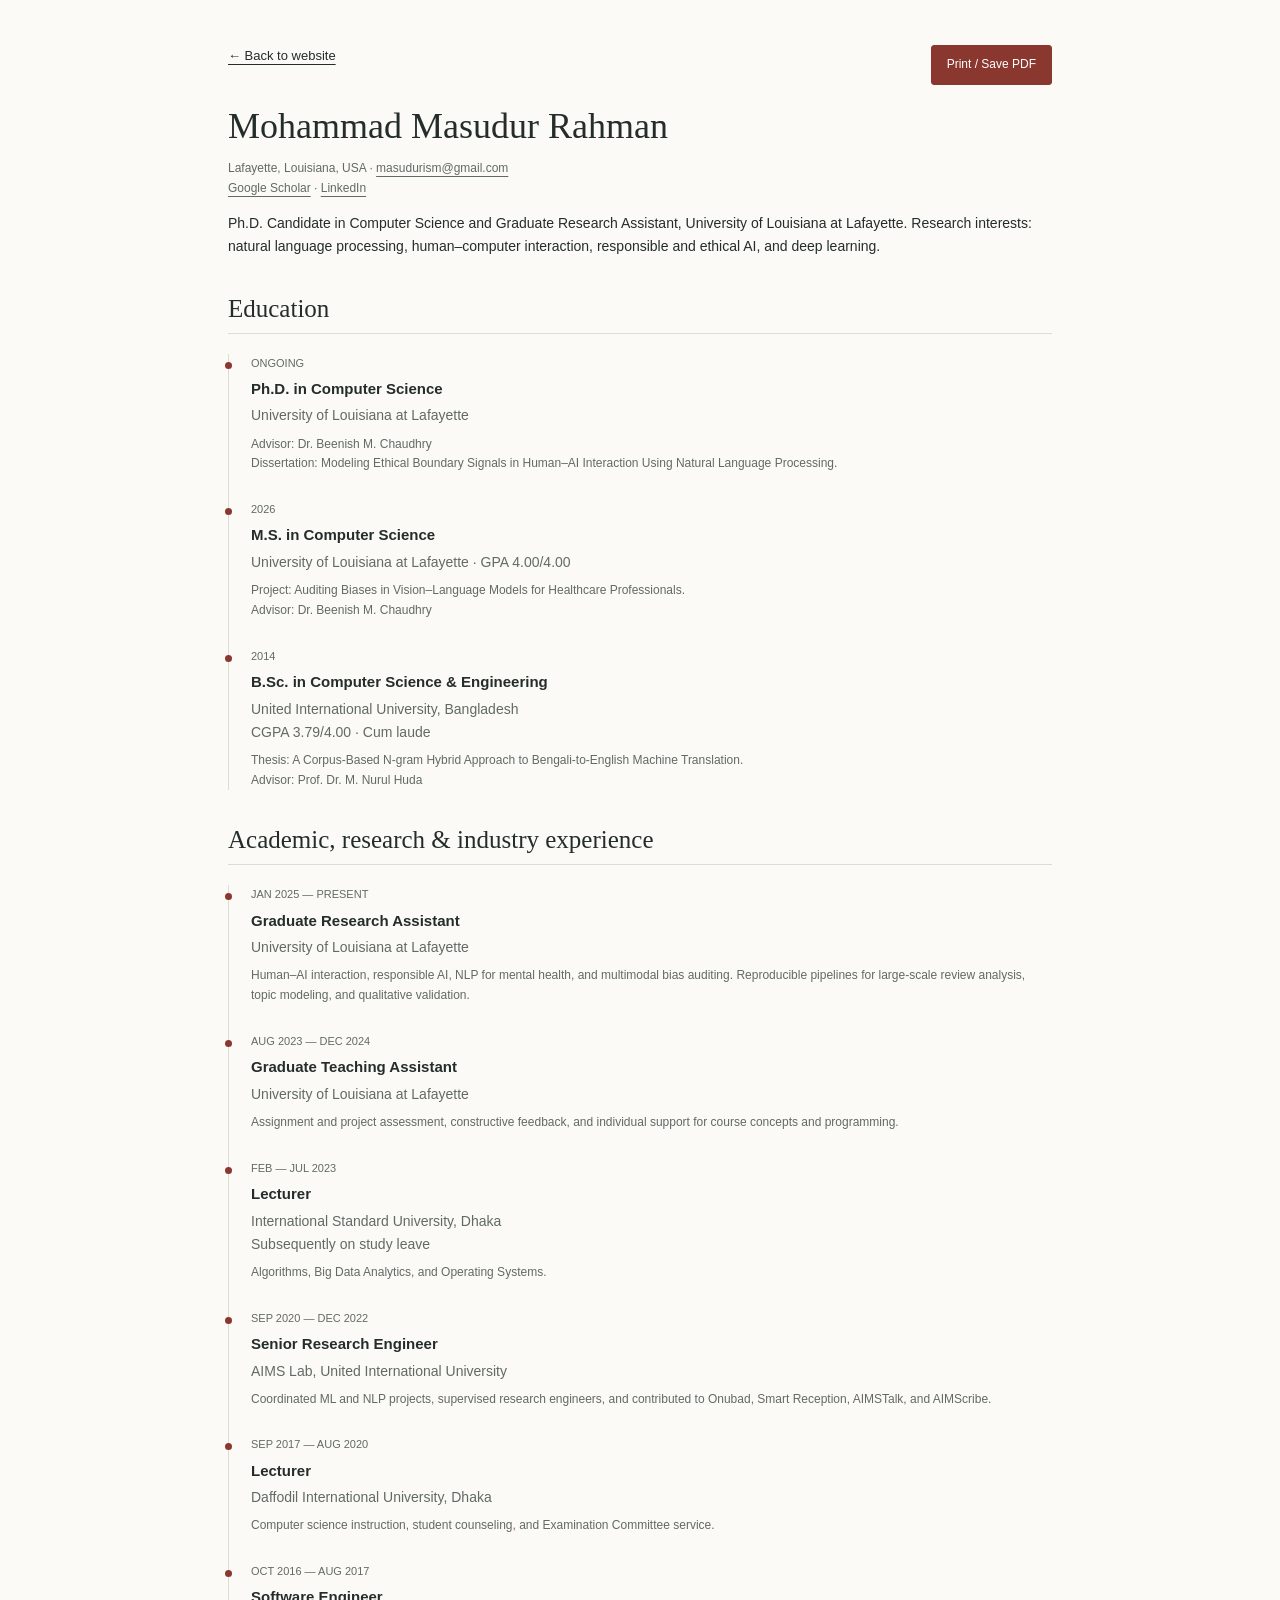
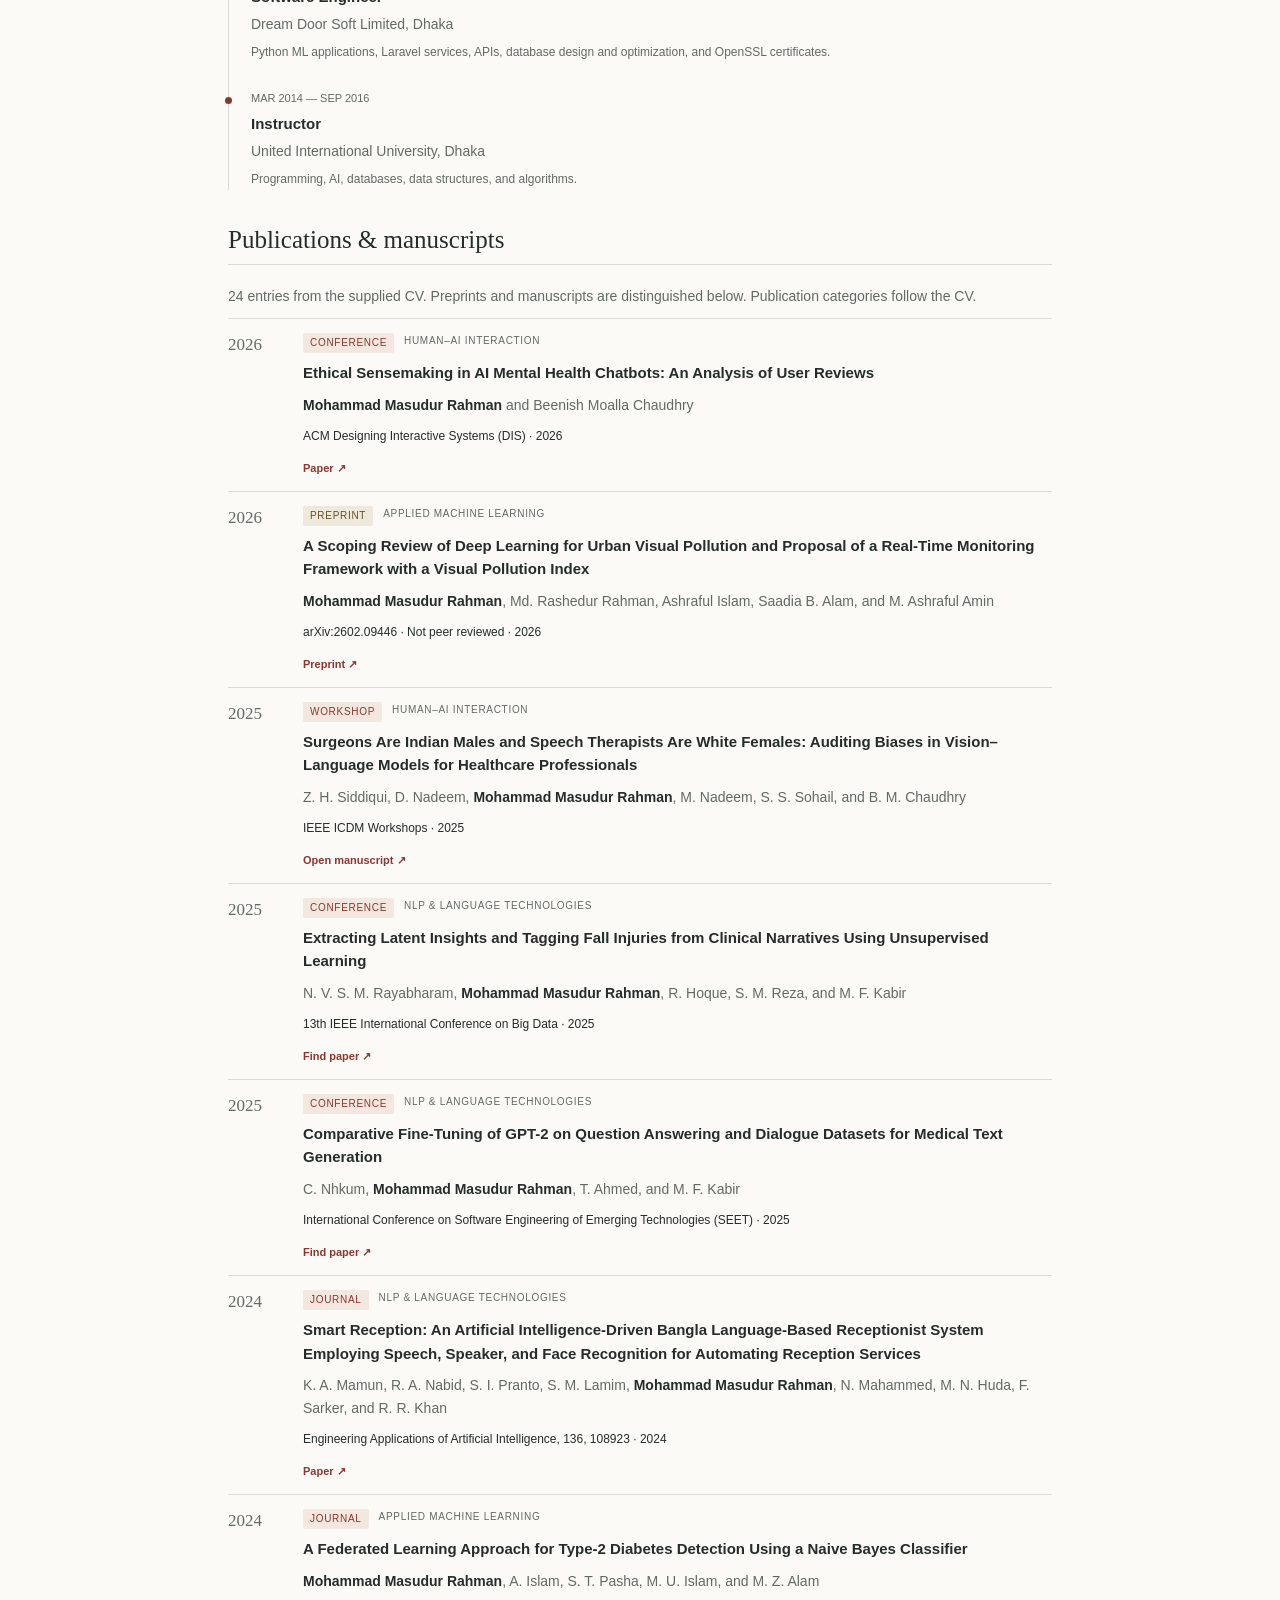
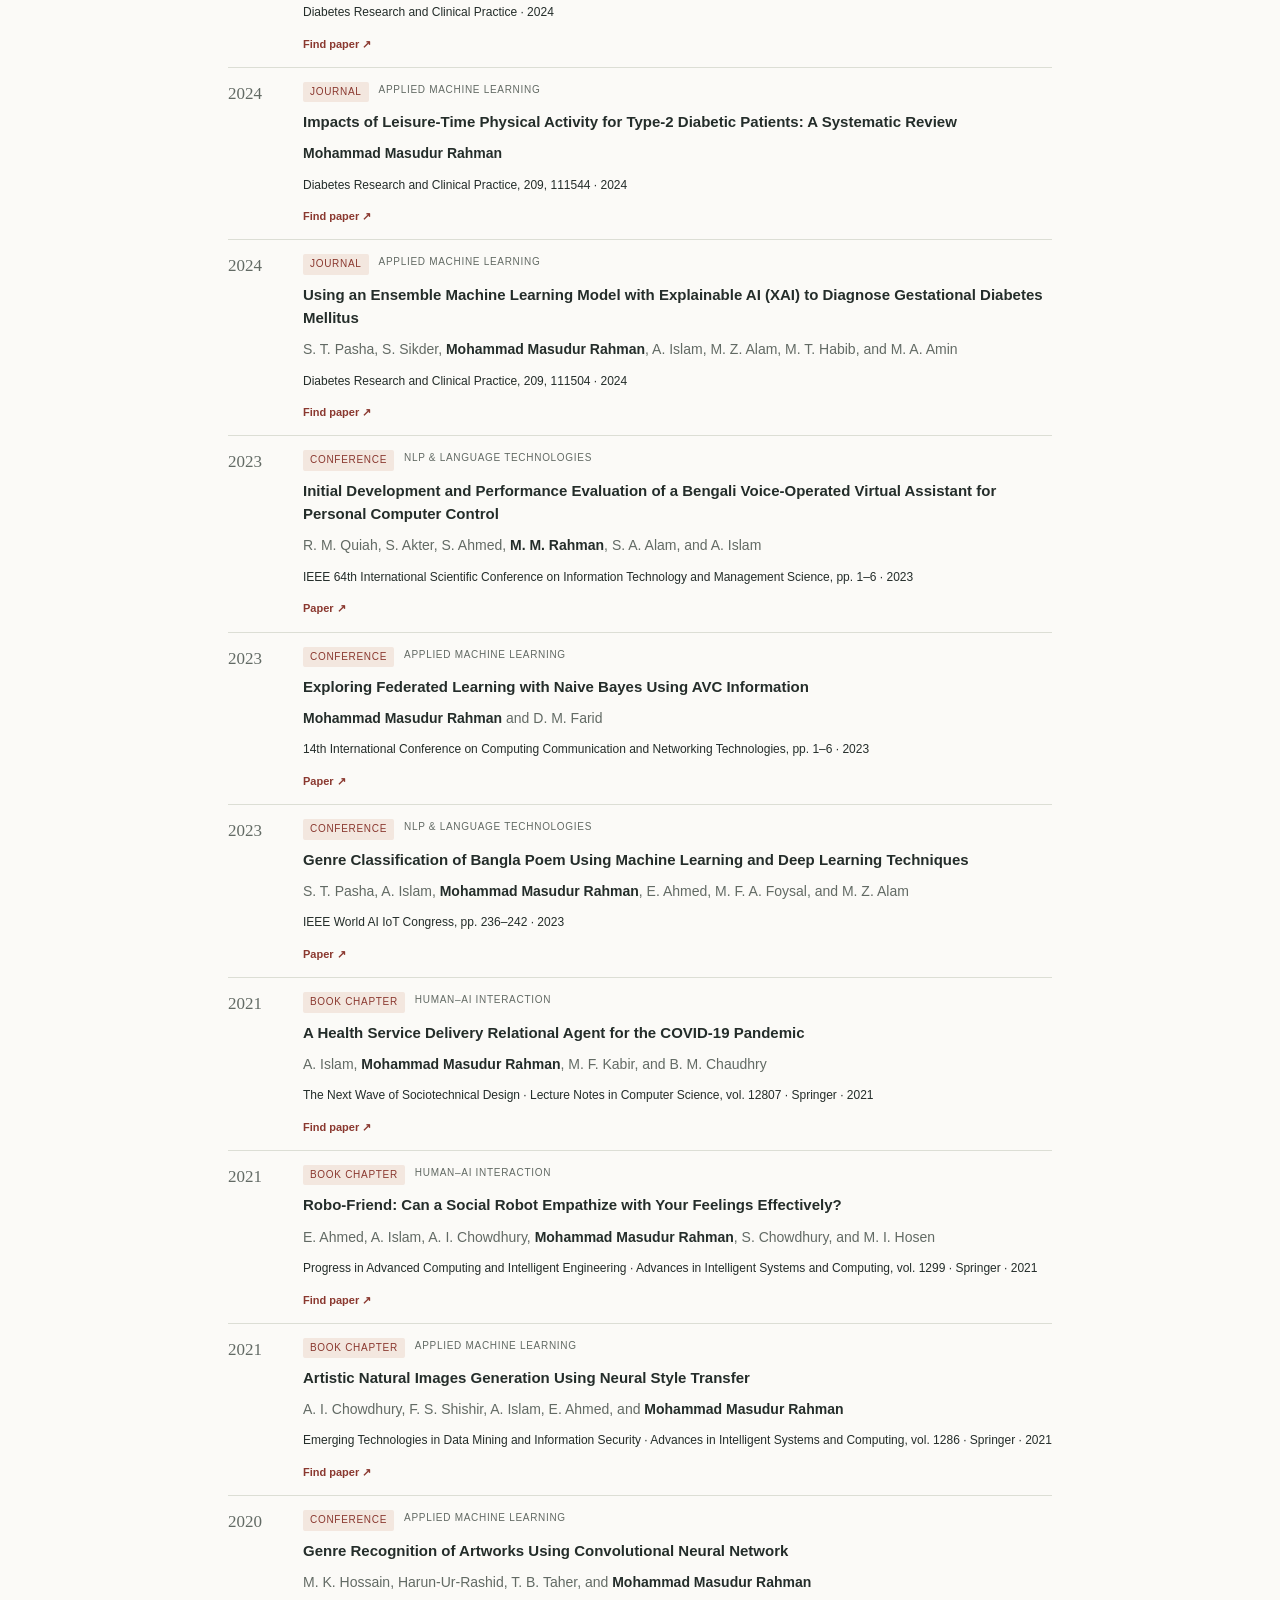
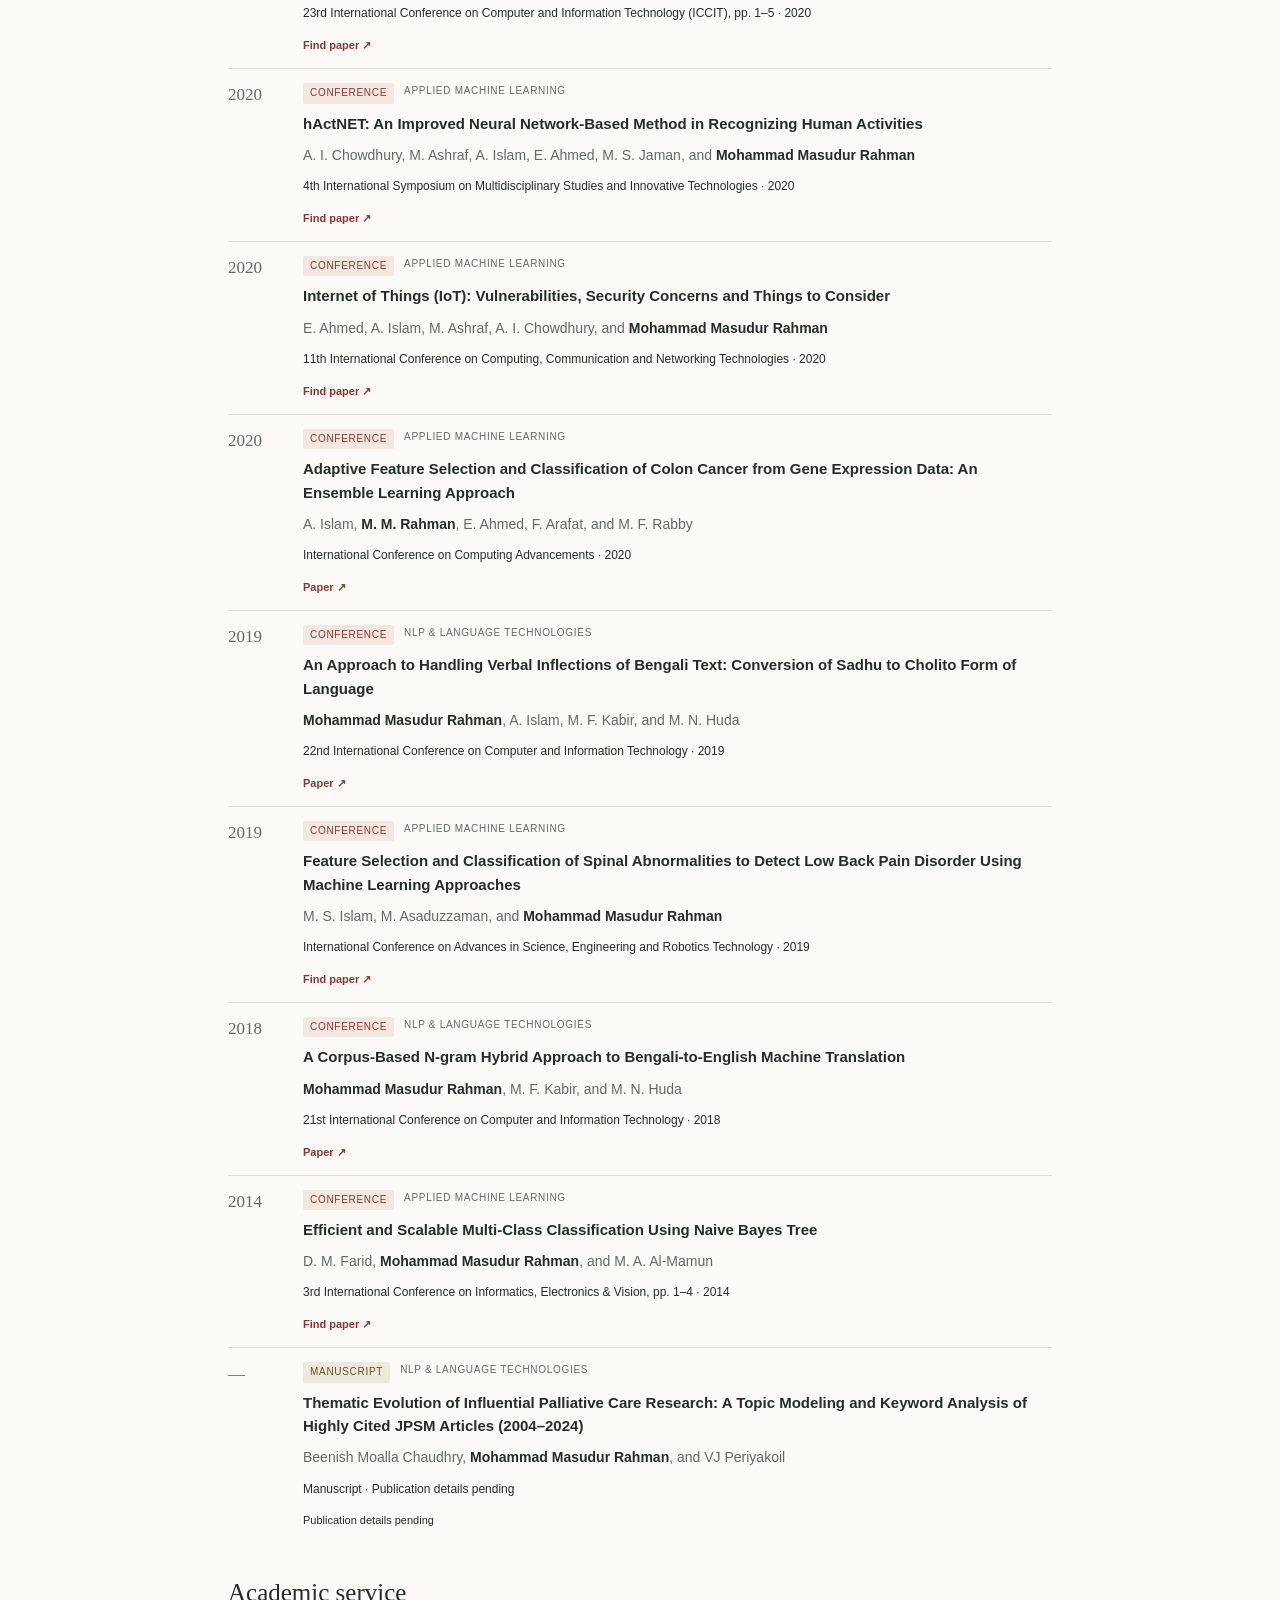
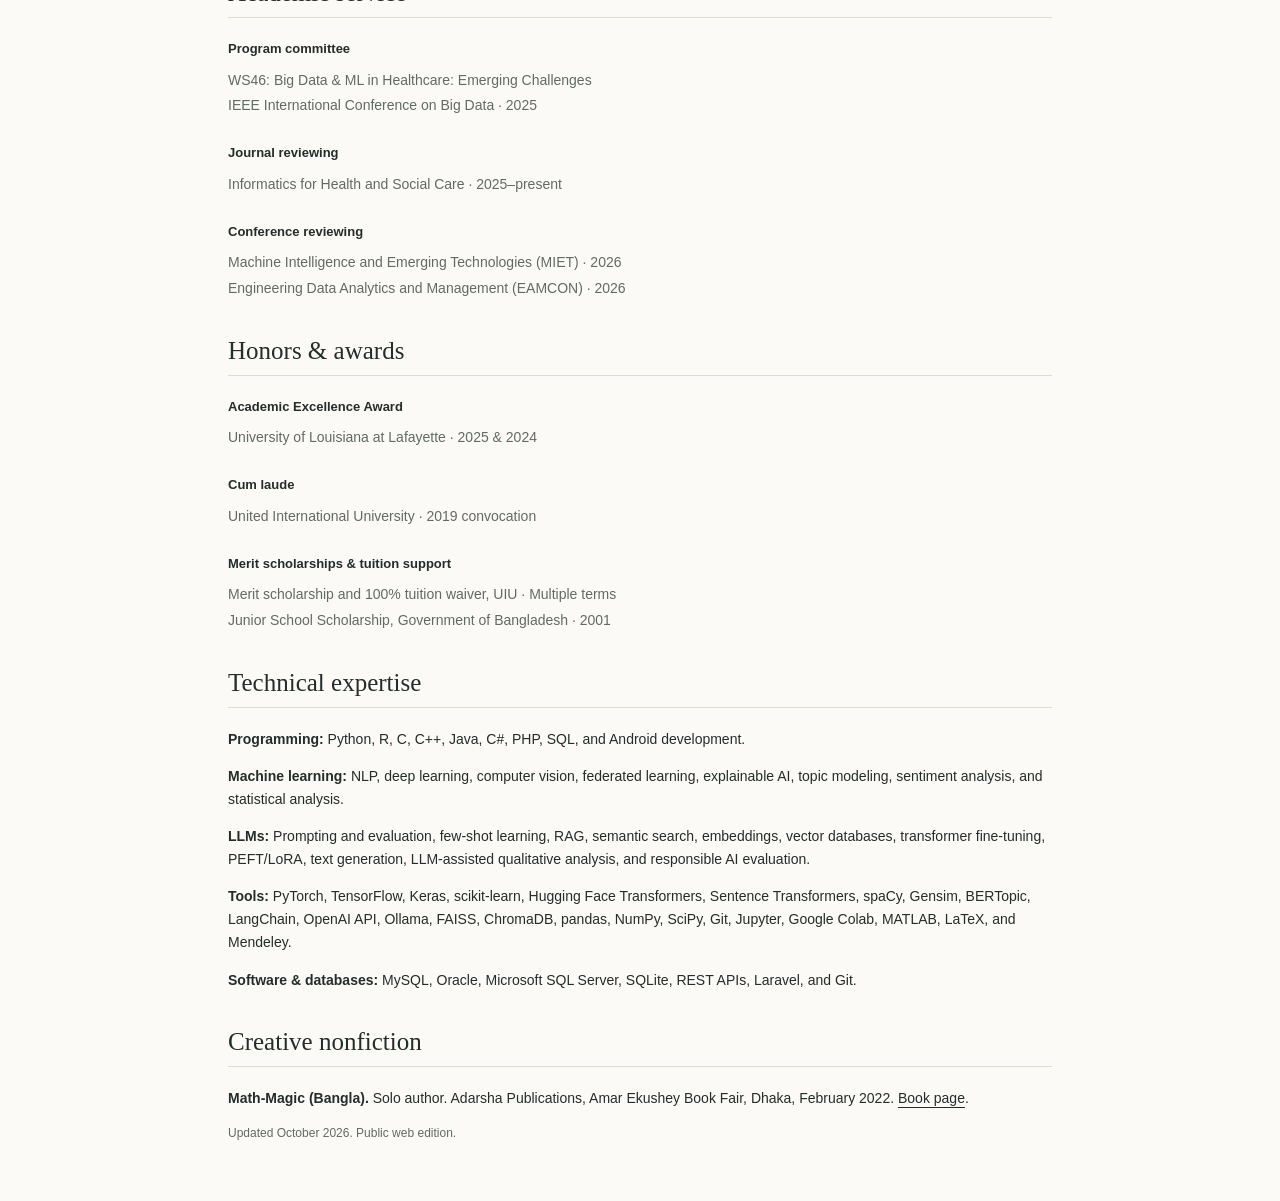
<file: cv.html>
<!doctype html><html lang="en"><head><meta charset="utf-8"><meta name="viewport" content="width=device-width,initial-scale=1"><meta name="theme-color" content="#fbfaf7"><link rel="icon" href="assets/favicon.svg" type="image/svg+xml"><link rel="stylesheet" href="styles.css"><script src="script.js" defer></script><script src="research-map.js" defer></script><title>Curriculum Vitae | Mohammad Masudur Rahman</title><meta name="description" content="Curriculum vitae of Mohammad Masudur Rahman: research, education, publications, teaching, and academic service."></head><body><main class="cv-page"><div class="cv-topline no-print"><a href="index.html">← Back to website</a><button class="button js-only" hidden type="button" data-print>Print / Save PDF</button></div><h1>Mohammad Masudur Rahman</h1><p class="cv-contact">Lafayette, Louisiana, USA · <a href="mailto:masudurism@gmail.com">masudurism@gmail.com</a><br><a href="https://scholar.google.com/citations?hl=en&amp;user=XdwImFcAAAAJ">Google Scholar</a> · <a href="https://www.linkedin.com/in/themasudur">LinkedIn</a></p><p>Ph.D. Candidate in Computer Science and Graduate Research Assistant, University of Louisiana at Lafayette. Research interests: natural language processing, human–computer interaction, responsible and ethical AI, and deep learning.</p><h2>Education</h2><ol class="timeline">
<li><div class="time">ONGOING</div><h3>Ph.D. in Computer Science</h3><p>University of Louisiana at Lafayette</p><p class="detail">Advisor: Dr. Beenish M. Chaudhry<br>Dissertation: Modeling Ethical Boundary Signals in Human–AI Interaction Using Natural Language Processing.</p></li>
<li><div class="time">2026</div><h3>M.S. in Computer Science</h3><p>University of Louisiana at Lafayette · GPA 4.00/4.00</p><p class="detail">Project: Auditing Biases in Vision–Language Models for Healthcare Professionals.<br>Advisor: Dr. Beenish M. Chaudhry</p></li>
<li><div class="time">2014</div><h3>B.Sc. in Computer Science & Engineering</h3><p>United International University, Bangladesh<br>CGPA 3.79/4.00 · Cum laude</p><p class="detail">Thesis: A Corpus-Based N-gram Hybrid Approach to Bengali-to-English Machine Translation.<br>Advisor: Prof. Dr. M. Nurul Huda</p></li></ol><h2>Academic, research & industry experience</h2><ol class="timeline">
<li><div class="time">JAN 2025 — PRESENT</div><h3>Graduate Research Assistant</h3><p>University of Louisiana at Lafayette</p><p class="detail">Human–AI interaction, responsible AI, NLP for mental health, and multimodal bias auditing. Reproducible pipelines for large-scale review analysis, topic modeling, and qualitative validation.</p></li>
<li><div class="time">AUG 2023 — DEC 2024</div><h3>Graduate Teaching Assistant</h3><p>University of Louisiana at Lafayette</p><p class="detail">Assignment and project assessment, constructive feedback, and individual support for course concepts and programming.</p></li>
<li><div class="time">FEB — JUL 2023</div><h3>Lecturer</h3><p>International Standard University, Dhaka<br>Subsequently on study leave</p><p class="detail">Algorithms, Big Data Analytics, and Operating Systems.</p></li>
<li><div class="time">SEP 2020 — DEC 2022</div><h3>Senior Research Engineer</h3><p>AIMS Lab, United International University</p><p class="detail">Coordinated ML and NLP projects, supervised research engineers, and contributed to Onubad, Smart Reception, AIMSTalk, and AIMScribe.</p></li>
<li><div class="time">SEP 2017 — AUG 2020</div><h3>Lecturer</h3><p>Daffodil International University, Dhaka</p><p class="detail">Computer science instruction, student counseling, and Examination Committee service.</p></li>
<li><div class="time">OCT 2016 — AUG 2017</div><h3>Software Engineer</h3><p>Dream Door Soft Limited, Dhaka</p><p class="detail">Python ML applications, Laravel services, APIs, database design and optimization, and OpenSSL certificates.</p></li>
<li><div class="time">MAR 2014 — SEP 2016</div><h3>Instructor</h3><p>United International University, Dhaka</p><p class="detail">Programming, AI, databases, data structures, and algorithms.</p></li></ol><h2>Publications & manuscripts</h2><p class="authors">24 entries from the supplied CV. Preprints and manuscripts are distinguished below. Publication categories follow the CV.</p><article class="pub-row" id="pub-ethical-sensemaking" data-area="human-ai" data-type="Conference" data-search="ethical sensemaking in ai mental health chatbots: an analysis of user reviews mohammad masudur rahman and beenish moalla chaudhry acm designing interactive systems (dis) 2026"><div class="pub-year">2026</div><div><div class="paper-meta"><span class="badge ">Conference</span><span>Human–AI interaction</span></div>
    <h3>Ethical Sensemaking in AI Mental Health Chatbots: An Analysis of User Reviews</h3><p class="authors"><strong>Mohammad Masudur Rahman</strong> and Beenish Moalla Chaudhry</p><p class="venue">ACM Designing Interactive Systems (DIS) · 2026</p>
    
    <div class="paper-links"><a href="https://doi.org/10.1145/3800645.3813050" target="_blank" rel="noopener noreferrer">Paper <span aria-hidden="true">↗</span></a></div></div></article>
<article class="pub-row" id="pub-visual-pollution" data-area="applied-ml" data-type="Preprint" data-search="a scoping review of deep learning for urban visual pollution and proposal of a real-time monitoring framework with a visual pollution index mohammad masudur rahman, md. rashedur rahman, ashraful islam, saadia b. alam, and m. ashraful amin arxiv:2602.09446 · not peer reviewed 2026"><div class="pub-year">2026</div><div><div class="paper-meta"><span class="badge preprint">Preprint</span><span>Applied machine learning</span></div>
    <h3>A Scoping Review of Deep Learning for Urban Visual Pollution and Proposal of a Real-Time Monitoring Framework with a Visual Pollution Index</h3><p class="authors"><strong>Mohammad Masudur Rahman</strong>, Md. Rashedur Rahman, Ashraful Islam, Saadia B. Alam, and M. Ashraful Amin</p><p class="venue">arXiv:2602.09446 · Not peer reviewed · 2026</p>
    
    <div class="paper-links"><a href="https://arxiv.org/abs/2602.09446" target="_blank" rel="noopener noreferrer">Preprint <span aria-hidden="true">↗</span></a></div></div></article>
<article class="pub-row" id="pub-vlm-bias" data-area="human-ai" data-type="Workshop" data-search="surgeons are indian males and speech therapists are white females: auditing biases in vision–language models for healthcare professionals z. h. siddiqui, d. nadeem, mohammad masudur rahman, m. nadeem, s. s. sohail, and b. m. chaudhry ieee icdm workshops 2025"><div class="pub-year">2025</div><div><div class="paper-meta"><span class="badge ">Workshop</span><span>Human–AI interaction</span></div>
    <h3>Surgeons Are Indian Males and Speech Therapists Are White Females: Auditing Biases in Vision–Language Models for Healthcare Professionals</h3><p class="authors">Z. H. Siddiqui, D. Nadeem, <strong>Mohammad Masudur Rahman</strong>, M. Nadeem, S. S. Sohail, and B. M. Chaudhry</p><p class="venue">IEEE ICDM Workshops · 2025</p>
    
    <div class="paper-links"><a href="https://arxiv.org/abs/2510.06280" target="_blank" rel="noopener noreferrer">Open manuscript <span aria-hidden="true">↗</span></a></div></div></article>
<article class="pub-row" id="pub-fall-injuries" data-area="nlp" data-type="Conference" data-search="extracting latent insights and tagging fall injuries from clinical narratives using unsupervised learning n. v. s. m. rayabharam, mohammad masudur rahman, r. hoque, s. m. reza, and m. f. kabir 13th ieee international conference on big data 2025"><div class="pub-year">2025</div><div><div class="paper-meta"><span class="badge ">Conference</span><span>NLP &amp; language technologies</span></div>
    <h3>Extracting Latent Insights and Tagging Fall Injuries from Clinical Narratives Using Unsupervised Learning</h3><p class="authors">N. V. S. M. Rayabharam, <strong>Mohammad Masudur Rahman</strong>, R. Hoque, S. M. Reza, and M. F. Kabir</p><p class="venue">13th IEEE International Conference on Big Data · 2025</p>
    
    <div class="paper-links"><a href="https://scholar.google.com/scholar?q=%22Extracting%20Latent%20Insights%20and%20Tagging%20Fall%20Injuries%20from%20Clinical%20Narratives%20Using%20Unsupervised%20Learning%22" target="_blank" rel="noopener noreferrer">Find paper <span aria-hidden="true">↗</span></a></div></div></article>
<article class="pub-row" id="pub-medical-generation" data-area="nlp" data-type="Conference" data-search="comparative fine-tuning of gpt-2 on question answering and dialogue datasets for medical text generation c. nhkum, mohammad masudur rahman, t. ahmed, and m. f. kabir international conference on software engineering of emerging technologies (seet) 2025"><div class="pub-year">2025</div><div><div class="paper-meta"><span class="badge ">Conference</span><span>NLP &amp; language technologies</span></div>
    <h3>Comparative Fine-Tuning of GPT-2 on Question Answering and Dialogue Datasets for Medical Text Generation</h3><p class="authors">C. Nhkum, <strong>Mohammad Masudur Rahman</strong>, T. Ahmed, and M. F. Kabir</p><p class="venue">International Conference on Software Engineering of Emerging Technologies (SEET) · 2025</p>
    
    <div class="paper-links"><a href="https://scholar.google.com/scholar?q=%22Comparative%20Fine-Tuning%20of%20GPT-2%20on%20Question%20Answering%20and%20Dialogue%20Datasets%20for%20Medical%20Text%20Generation%22" target="_blank" rel="noopener noreferrer">Find paper <span aria-hidden="true">↗</span></a></div></div></article>
<article class="pub-row" id="pub-smart-reception" data-area="nlp" data-type="Journal" data-search="smart reception: an artificial intelligence-driven bangla language-based receptionist system employing speech, speaker, and face recognition for automating reception services k. a. mamun, r. a. nabid, s. i. pranto, s. m. lamim, mohammad masudur rahman, n. mahammed, m. n. huda, f. sarker, and r. r. khan engineering applications of artificial intelligence, 136, 108923 2024"><div class="pub-year">2024</div><div><div class="paper-meta"><span class="badge ">Journal</span><span>NLP &amp; language technologies</span></div>
    <h3>Smart Reception: An Artificial Intelligence-Driven Bangla Language-Based Receptionist System Employing Speech, Speaker, and Face Recognition for Automating Reception Services</h3><p class="authors">K. A. Mamun, R. A. Nabid, S. I. Pranto, S. M. Lamim, <strong>Mohammad Masudur Rahman</strong>, N. Mahammed, M. N. Huda, F. Sarker, and R. R. Khan</p><p class="venue">Engineering Applications of Artificial Intelligence, 136, 108923 · 2024</p>
    
    <div class="paper-links"><a href="https://doi.org/10.1016/j.engappai.2024.108923" target="_blank" rel="noopener noreferrer">Paper <span aria-hidden="true">↗</span></a></div></div></article>
<article class="pub-row" id="pub-federated-diabetes" data-area="applied-ml" data-type="Journal" data-search="a federated learning approach for type-2 diabetes detection using a naive bayes classifier mohammad masudur rahman, a. islam, s. t. pasha, m. u. islam, and m. z. alam diabetes research and clinical practice 2024"><div class="pub-year">2024</div><div><div class="paper-meta"><span class="badge ">Journal</span><span>Applied machine learning</span></div>
    <h3>A Federated Learning Approach for Type-2 Diabetes Detection Using a Naive Bayes Classifier</h3><p class="authors"><strong>Mohammad Masudur Rahman</strong>, A. Islam, S. T. Pasha, M. U. Islam, and M. Z. Alam</p><p class="venue">Diabetes Research and Clinical Practice · 2024</p>
    
    <div class="paper-links"><a href="https://scholar.google.com/scholar?q=%22A%20Federated%20Learning%20Approach%20for%20Type-2%20Diabetes%20Detection%20Using%20a%20Naive%20Bayes%20Classifier%22" target="_blank" rel="noopener noreferrer">Find paper <span aria-hidden="true">↗</span></a></div></div></article>
<article class="pub-row" id="pub-physical-activity" data-area="applied-ml" data-type="Journal" data-search="impacts of leisure-time physical activity for type-2 diabetic patients: a systematic review mohammad masudur rahman diabetes research and clinical practice, 209, 111544 2024"><div class="pub-year">2024</div><div><div class="paper-meta"><span class="badge ">Journal</span><span>Applied machine learning</span></div>
    <h3>Impacts of Leisure-Time Physical Activity for Type-2 Diabetic Patients: A Systematic Review</h3><p class="authors"><strong>Mohammad Masudur Rahman</strong></p><p class="venue">Diabetes Research and Clinical Practice, 209, 111544 · 2024</p>
    
    <div class="paper-links"><a href="https://scholar.google.com/scholar?q=%22Impacts%20of%20Leisure-Time%20Physical%20Activity%20for%20Type-2%20Diabetic%20Patients%3A%20A%20Systematic%20Review%22" target="_blank" rel="noopener noreferrer">Find paper <span aria-hidden="true">↗</span></a></div></div></article>
<article class="pub-row" id="pub-gestational-diabetes" data-area="applied-ml" data-type="Journal" data-search="using an ensemble machine learning model with explainable ai (xai) to diagnose gestational diabetes mellitus s. t. pasha, s. sikder, mohammad masudur rahman, a. islam, m. z. alam, m. t. habib, and m. a. amin diabetes research and clinical practice, 209, 111504 2024"><div class="pub-year">2024</div><div><div class="paper-meta"><span class="badge ">Journal</span><span>Applied machine learning</span></div>
    <h3>Using an Ensemble Machine Learning Model with Explainable AI (XAI) to Diagnose Gestational Diabetes Mellitus</h3><p class="authors">S. T. Pasha, S. Sikder, <strong>Mohammad Masudur Rahman</strong>, A. Islam, M. Z. Alam, M. T. Habib, and M. A. Amin</p><p class="venue">Diabetes Research and Clinical Practice, 209, 111504 · 2024</p>
    
    <div class="paper-links"><a href="https://scholar.google.com/scholar?q=%22Using%20an%20Ensemble%20Machine%20Learning%20Model%20with%20Explainable%20AI%20%28XAI%29%20to%20Diagnose%20Gestational%20Diabetes%20Mellitus%22" target="_blank" rel="noopener noreferrer">Find paper <span aria-hidden="true">↗</span></a></div></div></article>
<article class="pub-row" id="pub-voice-assistant" data-area="nlp" data-type="Conference" data-search="initial development and performance evaluation of a bengali voice-operated virtual assistant for personal computer control r. m. quiah, s. akter, s. ahmed, m. m. rahman, s. a. alam, and a. islam ieee 64th international scientific conference on information technology and management science, pp. 1–6 2023"><div class="pub-year">2023</div><div><div class="paper-meta"><span class="badge ">Conference</span><span>NLP &amp; language technologies</span></div>
    <h3>Initial Development and Performance Evaluation of a Bengali Voice-Operated Virtual Assistant for Personal Computer Control</h3><p class="authors">R. M. Quiah, S. Akter, S. Ahmed, <strong>M. M. Rahman</strong>, S. A. Alam, and A. Islam</p><p class="venue">IEEE 64th International Scientific Conference on Information Technology and Management Science, pp. 1–6 · 2023</p>
    
    <div class="paper-links"><a href="https://doi.org/10.1109/ITMS59786.2023.10317730" target="_blank" rel="noopener noreferrer">Paper <span aria-hidden="true">↗</span></a></div></div></article>
<article class="pub-row" id="pub-federated-avc" data-area="applied-ml" data-type="Conference" data-search="exploring federated learning with naive bayes using avc information mohammad masudur rahman and d. m. farid 14th international conference on computing communication and networking technologies, pp. 1–6 2023"><div class="pub-year">2023</div><div><div class="paper-meta"><span class="badge ">Conference</span><span>Applied machine learning</span></div>
    <h3>Exploring Federated Learning with Naive Bayes Using AVC Information</h3><p class="authors"><strong>Mohammad Masudur Rahman</strong> and D. M. Farid</p><p class="venue">14th International Conference on Computing Communication and Networking Technologies, pp. 1–6 · 2023</p>
    
    <div class="paper-links"><a href="https://doi.org/10.1109/ICCCNT56998.2023.10308198" target="_blank" rel="noopener noreferrer">Paper <span aria-hidden="true">↗</span></a></div></div></article>
<article class="pub-row" id="pub-bangla-poems" data-area="nlp" data-type="Conference" data-search="genre classification of bangla poem using machine learning and deep learning techniques s. t. pasha, a. islam, mohammad masudur rahman, e. ahmed, m. f. a. foysal, and m. z. alam ieee world ai iot congress, pp. 236–242 2023"><div class="pub-year">2023</div><div><div class="paper-meta"><span class="badge ">Conference</span><span>NLP &amp; language technologies</span></div>
    <h3>Genre Classification of Bangla Poem Using Machine Learning and Deep Learning Techniques</h3><p class="authors">S. T. Pasha, A. Islam, <strong>Mohammad Masudur Rahman</strong>, E. Ahmed, M. F. A. Foysal, and M. Z. Alam</p><p class="venue">IEEE World AI IoT Congress, pp. 236–242 · 2023</p>
    
    <div class="paper-links"><a href="https://doi.org/10.1109/AIIoT58121.2023.10174592" target="_blank" rel="noopener noreferrer">Paper <span aria-hidden="true">↗</span></a></div></div></article>
<article class="pub-row" id="pub-health-agent" data-area="human-ai" data-type="Book chapter" data-search="a health service delivery relational agent for the covid-19 pandemic a. islam, mohammad masudur rahman, m. f. kabir, and b. m. chaudhry the next wave of sociotechnical design · lecture notes in computer science, vol. 12807 · springer 2021"><div class="pub-year">2021</div><div><div class="paper-meta"><span class="badge ">Book chapter</span><span>Human–AI interaction</span></div>
    <h3>A Health Service Delivery Relational Agent for the COVID-19 Pandemic</h3><p class="authors">A. Islam, <strong>Mohammad Masudur Rahman</strong>, M. F. Kabir, and B. M. Chaudhry</p><p class="venue">The Next Wave of Sociotechnical Design · Lecture Notes in Computer Science, vol. 12807 · Springer · 2021</p>
    
    <div class="paper-links"><a href="https://scholar.google.com/scholar?q=%22A%20Health%20Service%20Delivery%20Relational%20Agent%20for%20the%20COVID-19%20Pandemic%22" target="_blank" rel="noopener noreferrer">Find paper <span aria-hidden="true">↗</span></a></div></div></article>
<article class="pub-row" id="pub-robo-friend" data-area="human-ai" data-type="Book chapter" data-search="robo-friend: can a social robot empathize with your feelings effectively? e. ahmed, a. islam, a. i. chowdhury, mohammad masudur rahman, s. chowdhury, and m. i. hosen progress in advanced computing and intelligent engineering · advances in intelligent systems and computing, vol. 1299 · springer 2021"><div class="pub-year">2021</div><div><div class="paper-meta"><span class="badge ">Book chapter</span><span>Human–AI interaction</span></div>
    <h3>Robo-Friend: Can a Social Robot Empathize with Your Feelings Effectively?</h3><p class="authors">E. Ahmed, A. Islam, A. I. Chowdhury, <strong>Mohammad Masudur Rahman</strong>, S. Chowdhury, and M. I. Hosen</p><p class="venue">Progress in Advanced Computing and Intelligent Engineering · Advances in Intelligent Systems and Computing, vol. 1299 · Springer · 2021</p>
    
    <div class="paper-links"><a href="https://scholar.google.com/scholar?q=%22Robo-Friend%3A%20Can%20a%20Social%20Robot%20Empathize%20with%20Your%20Feelings%20Effectively%3F%22" target="_blank" rel="noopener noreferrer">Find paper <span aria-hidden="true">↗</span></a></div></div></article>
<article class="pub-row" id="pub-style-transfer" data-area="applied-ml" data-type="Book chapter" data-search="artistic natural images generation using neural style transfer a. i. chowdhury, f. s. shishir, a. islam, e. ahmed, and mohammad masudur rahman emerging technologies in data mining and information security · advances in intelligent systems and computing, vol. 1286 · springer 2021"><div class="pub-year">2021</div><div><div class="paper-meta"><span class="badge ">Book chapter</span><span>Applied machine learning</span></div>
    <h3>Artistic Natural Images Generation Using Neural Style Transfer</h3><p class="authors">A. I. Chowdhury, F. S. Shishir, A. Islam, E. Ahmed, and <strong>Mohammad Masudur Rahman</strong></p><p class="venue">Emerging Technologies in Data Mining and Information Security · Advances in Intelligent Systems and Computing, vol. 1286 · Springer · 2021</p>
    
    <div class="paper-links"><a href="https://scholar.google.com/scholar?q=%22Artistic%20Natural%20Images%20Generation%20Using%20Neural%20Style%20Transfer%22" target="_blank" rel="noopener noreferrer">Find paper <span aria-hidden="true">↗</span></a></div></div></article>
<article class="pub-row" id="pub-artwork-genre" data-area="applied-ml" data-type="Conference" data-search="genre recognition of artworks using convolutional neural network m. k. hossain, harun-ur-rashid, t. b. taher, and mohammad masudur rahman 23rd international conference on computer and information technology (iccit), pp. 1–5 2020"><div class="pub-year">2020</div><div><div class="paper-meta"><span class="badge ">Conference</span><span>Applied machine learning</span></div>
    <h3>Genre Recognition of Artworks Using Convolutional Neural Network</h3><p class="authors">M. K. Hossain, Harun-Ur-Rashid, T. B. Taher, and <strong>Mohammad Masudur Rahman</strong></p><p class="venue">23rd International Conference on Computer and Information Technology (ICCIT), pp. 1–5 · 2020</p>
    
    <div class="paper-links"><a href="https://scholar.google.com/scholar?q=%22Genre%20Recognition%20of%20Artworks%20Using%20Convolutional%20Neural%20Network%22" target="_blank" rel="noopener noreferrer">Find paper <span aria-hidden="true">↗</span></a></div></div></article>
<article class="pub-row" id="pub-hactnet" data-area="applied-ml" data-type="Conference" data-search="hactnet: an improved neural network-based method in recognizing human activities a. i. chowdhury, m. ashraf, a. islam, e. ahmed, m. s. jaman, and mohammad masudur rahman 4th international symposium on multidisciplinary studies and innovative technologies 2020"><div class="pub-year">2020</div><div><div class="paper-meta"><span class="badge ">Conference</span><span>Applied machine learning</span></div>
    <h3>hActNET: An Improved Neural Network-Based Method in Recognizing Human Activities</h3><p class="authors">A. I. Chowdhury, M. Ashraf, A. Islam, E. Ahmed, M. S. Jaman, and <strong>Mohammad Masudur Rahman</strong></p><p class="venue">4th International Symposium on Multidisciplinary Studies and Innovative Technologies · 2020</p>
    
    <div class="paper-links"><a href="https://scholar.google.com/scholar?q=%22hActNET%3A%20An%20Improved%20Neural%20Network-Based%20Method%20in%20Recognizing%20Human%20Activities%22" target="_blank" rel="noopener noreferrer">Find paper <span aria-hidden="true">↗</span></a></div></div></article>
<article class="pub-row" id="pub-iot-security" data-area="applied-ml" data-type="Conference" data-search="internet of things (iot): vulnerabilities, security concerns and things to consider e. ahmed, a. islam, m. ashraf, a. i. chowdhury, and mohammad masudur rahman 11th international conference on computing, communication and networking technologies 2020"><div class="pub-year">2020</div><div><div class="paper-meta"><span class="badge ">Conference</span><span>Applied machine learning</span></div>
    <h3>Internet of Things (IoT): Vulnerabilities, Security Concerns and Things to Consider</h3><p class="authors">E. Ahmed, A. Islam, M. Ashraf, A. I. Chowdhury, and <strong>Mohammad Masudur Rahman</strong></p><p class="venue">11th International Conference on Computing, Communication and Networking Technologies · 2020</p>
    
    <div class="paper-links"><a href="https://scholar.google.com/scholar?q=%22Internet%20of%20Things%20%28IoT%29%3A%20Vulnerabilities%2C%20Security%20Concerns%20and%20Things%20to%20Consider%22" target="_blank" rel="noopener noreferrer">Find paper <span aria-hidden="true">↗</span></a></div></div></article>
<article class="pub-row" id="pub-colon-cancer" data-area="applied-ml" data-type="Conference" data-search="adaptive feature selection and classification of colon cancer from gene expression data: an ensemble learning approach a. islam, m. m. rahman, e. ahmed, f. arafat, and m. f. rabby international conference on computing advancements 2020"><div class="pub-year">2020</div><div><div class="paper-meta"><span class="badge ">Conference</span><span>Applied machine learning</span></div>
    <h3>Adaptive Feature Selection and Classification of Colon Cancer from Gene Expression Data: An Ensemble Learning Approach</h3><p class="authors">A. Islam, <strong>M. M. Rahman</strong>, E. Ahmed, F. Arafat, and M. F. Rabby</p><p class="venue">International Conference on Computing Advancements · 2020</p>
    
    <div class="paper-links"><a href="https://doi.org/10.1145/3377049.3377070" target="_blank" rel="noopener noreferrer">Paper <span aria-hidden="true">↗</span></a></div></div></article>
<article class="pub-row" id="pub-bengali-inflections" data-area="nlp" data-type="Conference" data-search="an approach to handling verbal inflections of bengali text: conversion of sadhu to cholito form of language mohammad masudur rahman, a. islam, m. f. kabir, and m. n. huda 22nd international conference on computer and information technology 2019"><div class="pub-year">2019</div><div><div class="paper-meta"><span class="badge ">Conference</span><span>NLP &amp; language technologies</span></div>
    <h3>An Approach to Handling Verbal Inflections of Bengali Text: Conversion of Sadhu to Cholito Form of Language</h3><p class="authors"><strong>Mohammad Masudur Rahman</strong>, A. Islam, M. F. Kabir, and M. N. Huda</p><p class="venue">22nd International Conference on Computer and Information Technology · 2019</p>
    
    <div class="paper-links"><a href="https://ieeexplore.ieee.org/document/9038570" target="_blank" rel="noopener noreferrer">Paper <span aria-hidden="true">↗</span></a></div></div></article>
<article class="pub-row" id="pub-spinal-abnormalities" data-area="applied-ml" data-type="Conference" data-search="feature selection and classification of spinal abnormalities to detect low back pain disorder using machine learning approaches m. s. islam, m. asaduzzaman, and mohammad masudur rahman international conference on advances in science, engineering and robotics technology 2019"><div class="pub-year">2019</div><div><div class="paper-meta"><span class="badge ">Conference</span><span>Applied machine learning</span></div>
    <h3>Feature Selection and Classification of Spinal Abnormalities to Detect Low Back Pain Disorder Using Machine Learning Approaches</h3><p class="authors">M. S. Islam, M. Asaduzzaman, and <strong>Mohammad Masudur Rahman</strong></p><p class="venue">International Conference on Advances in Science, Engineering and Robotics Technology · 2019</p>
    
    <div class="paper-links"><a href="https://scholar.google.com/scholar?q=%22Feature%20Selection%20and%20Classification%20of%20Spinal%20Abnormalities%20to%20Detect%20Low%20Back%20Pain%20Disorder%20Using%20Machine%20Learning%20Approaches%22" target="_blank" rel="noopener noreferrer">Find paper <span aria-hidden="true">↗</span></a></div></div></article>
<article class="pub-row" id="pub-bengali-translation" data-area="nlp" data-type="Conference" data-search="a corpus-based n-gram hybrid approach to bengali-to-english machine translation mohammad masudur rahman, m. f. kabir, and m. n. huda 21st international conference on computer and information technology 2018"><div class="pub-year">2018</div><div><div class="paper-meta"><span class="badge ">Conference</span><span>NLP &amp; language technologies</span></div>
    <h3>A Corpus-Based N-gram Hybrid Approach to Bengali-to-English Machine Translation</h3><p class="authors"><strong>Mohammad Masudur Rahman</strong>, M. F. Kabir, and M. N. Huda</p><p class="venue">21st International Conference on Computer and Information Technology · 2018</p>
    
    <div class="paper-links"><a href="https://ieeexplore.ieee.org/document/8631938" target="_blank" rel="noopener noreferrer">Paper <span aria-hidden="true">↗</span></a></div></div></article>
<article class="pub-row" id="pub-naive-bayes-tree" data-area="applied-ml" data-type="Conference" data-search="efficient and scalable multi-class classification using naive bayes tree d. m. farid, mohammad masudur rahman, and m. a. al-mamun 3rd international conference on informatics, electronics &amp; vision, pp. 1–4 2014"><div class="pub-year">2014</div><div><div class="paper-meta"><span class="badge ">Conference</span><span>Applied machine learning</span></div>
    <h3>Efficient and Scalable Multi-Class Classification Using Naive Bayes Tree</h3><p class="authors">D. M. Farid, <strong>Mohammad Masudur Rahman</strong>, and M. A. Al-Mamun</p><p class="venue">3rd International Conference on Informatics, Electronics &amp; Vision, pp. 1–4 · 2014</p>
    
    <div class="paper-links"><a href="https://scholar.google.com/scholar?q=%22Efficient%20and%20Scalable%20Multi-Class%20Classification%20Using%20Naive%20Bayes%20Tree%22" target="_blank" rel="noopener noreferrer">Find paper <span aria-hidden="true">↗</span></a></div></div></article>
<article class="pub-row" id="pub-palliative-care" data-area="nlp" data-type="Manuscript" data-search="thematic evolution of influential palliative care research: a topic modeling and keyword analysis of highly cited jpsm articles (2004–2024) beenish moalla chaudhry, mohammad masudur rahman, and vj periyakoil manuscript · publication details pending —"><div class="pub-year">—</div><div><div class="paper-meta"><span class="badge preprint">Manuscript</span><span>NLP &amp; language technologies</span></div>
    <h3>Thematic Evolution of Influential Palliative Care Research: A Topic Modeling and Keyword Analysis of Highly Cited JPSM Articles (2004–2024)</h3><p class="authors">Beenish Moalla Chaudhry, <strong>Mohammad Masudur Rahman</strong>, and VJ Periyakoil</p><p class="venue">Manuscript · Publication details pending</p>
    
    <div class="paper-links"><span>Publication details pending</span></div></div></article><h2>Academic service</h2><div class="service-item"><h3>Program committee</h3><p>WS46: Big Data & ML in Healthcare: Emerging Challenges<br>IEEE International Conference on Big Data · 2025</p></div>
<div class="service-item"><h3>Journal reviewing</h3><p>Informatics for Health and Social Care · 2025–present</p></div>
<div class="service-item"><h3>Conference reviewing</h3><p>Machine Intelligence and Emerging Technologies (MIET) · 2026<br>Engineering Data Analytics and Management (EAMCON) · 2026</p></div><h2>Honors & awards</h2><div class="service-item"><h3>Academic Excellence Award</h3><p>University of Louisiana at Lafayette · 2025 & 2024</p></div><div class="service-item"><h3>Cum laude</h3><p>United International University · 2019 convocation</p></div><div class="service-item"><h3>Merit scholarships & tuition support</h3><p>Merit scholarship and 100% tuition waiver, UIU · Multiple terms<br>Junior School Scholarship, Government of Bangladesh · 2001</p></div><h2>Technical expertise</h2><p><strong>Programming:</strong> Python, R, C, C++, Java, C#, PHP, SQL, and Android development.</p><p><strong>Machine learning:</strong> NLP, deep learning, computer vision, federated learning, explainable AI, topic modeling, sentiment analysis, and statistical analysis.</p><p><strong>LLMs:</strong> Prompting and evaluation, few-shot learning, RAG, semantic search, embeddings, vector databases, transformer fine-tuning, PEFT/LoRA, text generation, LLM-assisted qualitative analysis, and responsible AI evaluation.</p><p><strong>Tools:</strong> PyTorch, TensorFlow, Keras, scikit-learn, Hugging Face Transformers, Sentence Transformers, spaCy, Gensim, BERTopic, LangChain, OpenAI API, Ollama, FAISS, ChromaDB, pandas, NumPy, SciPy, Git, Jupyter, Google Colab, MATLAB, LaTeX, and Mendeley.</p><p><strong>Software & databases:</strong> MySQL, Oracle, Microsoft SQL Server, SQLite, REST APIs, Laravel, and Git.</p><h2>Creative nonfiction</h2><p><strong>Math-Magic (Bangla).</strong> Solo author. Adarsha Publications, Amar Ekushey Book Fair, Dhaka, February 2022. <a href="https://www.rokomari.com/book/227672/math-magic">Book page</a>.</p><p class="cv-contact">Updated October 2026. Public web edition.</p></main></body></html>
</file>
<file: styles.css>
:root{--bg:#fbfaf7;--paper:#fffefa;--ink:#242d2a;--muted:#626a64;--line:#dcded5;--accent:#8a382f;--accent-soft:#f3e7df;--green:#326456;--blue:#375b7a;--serif:Georgia,'Times New Roman',serif;--sans:Inter,ui-sans-serif,-apple-system,BlinkMacSystemFont,'Segoe UI',sans-serif}
*{box-sizing:border-box}html{scroll-behavior:smooth;scroll-padding-top:94px}body{margin:0;background:var(--bg);color:var(--ink);font-family:var(--sans);font-size:16px;line-height:1.65}a{color:inherit;text-decoration-thickness:1px;text-underline-offset:4px}a:hover{color:var(--accent)}button,input,select{font:inherit}button,a,input,select,summary{-webkit-tap-highlight-color:transparent}button{cursor:pointer}button:focus-visible,a:focus-visible,summary:focus-visible,input:focus-visible,select:focus-visible{outline:3px solid var(--green);outline-offset:5px}::selection{background:#e6d4bf}.wrap{max-width:1180px;padding:0 42px;margin:auto}.skip{position:fixed;z-index:20;left:20px;top:-70px;background:var(--ink);color:white;padding:10px 20px}.skip:focus{top:12px}.topbar{position:sticky;top:0;z-index:10;background:rgba(251,250,247,.97);border-bottom:1px solid var(--line)}.nav{display:flex;align-items:center;justify-content:space-between;min-height:82px;gap:20px}.brand{text-decoration:none;font-size:14px;font-weight:650;display:flex;align-items:center;gap:12px}.brand-mark{border:1px solid var(--accent);border-radius:50%;width:35px;height:35px;display:grid;place-items:center;color:var(--accent);font:17px var(--serif)}.brand small{color:var(--muted);font-weight:400}.nav-links{display:flex;align-items:center;gap:26px;font-size:13px}.nav-links a{text-decoration:none}.nav-links a[aria-current]{color:var(--accent)}.nav-cv{border:1px solid var(--line);padding:7px 13px;border-radius:3px}.menu-toggle{display:none}.eyebrow{text-transform:uppercase;letter-spacing:.14em;font-size:11px;font-weight:650;color:var(--accent);margin:0 0 22px}.hero{display:grid;grid-template-columns:1.2fr .8fr;gap:65px;padding:77px 0 58px;align-items:center}.hero h1{font:normal clamp(44px,4.9vw,66px)/1.07 var(--serif);letter-spacing:-.045em;margin:0 0 22px}.hero h1 span{display:block;font-size:.56em;letter-spacing:-.025em;margin-bottom:8px}.role{font-size:16px;margin:0 0 4px}.affiliation{font-size:14px;color:var(--muted);margin:0}.intro{font-size:17px;line-height:1.75;margin:24px 0 25px;max-width:590px}.intro strong{font-weight:550;color:var(--accent)}.links{display:flex;gap:22px;flex-wrap:wrap;font-size:13px}.links a{font-weight:550;text-decoration:none;border-bottom:1px solid var(--line);padding-bottom:3px}.hero-art{padding:24px 0 0;position:relative}.hero-art svg{width:100%;height:auto;display:block}.art-caption{display:flex;justify-content:space-between;font-size:10px;letter-spacing:.1em;color:var(--muted);text-transform:uppercase;margin:2px 18px}.hero-note{border-top:1px solid var(--line);border-bottom:1px solid var(--line);display:flex;align-items:center;justify-content:space-between;gap:22px;padding:18px 0;font-size:12px;color:var(--muted)}.hero-note strong{color:var(--ink);font-weight:550}.dot{display:inline-block;height:6px;width:6px;border-radius:50%;background:var(--green);margin-right:8px}.section{padding:66px 0;border-bottom:1px solid var(--line)}.section-head{display:flex;align-items:baseline;justify-content:space-between;gap:20px;margin-bottom:28px}.section-head h2{font:normal 34px/1.2 var(--serif);letter-spacing:-.03em;margin:0}.section-head .section-number{font:11px var(--sans);color:var(--accent);display:block;letter-spacing:.12em;margin-bottom:12px}.section-head p{font-size:12px;color:var(--muted);max-width:270px;margin:0}.research-intro{max-width:780px;color:var(--muted);margin:0 0 30px}.themes{display:grid;grid-template-columns:repeat(3,1fr);gap:0;border-top:1px solid var(--line);border-bottom:1px solid var(--line)}.theme{display:block;text-decoration:none;color:var(--ink);position:relative;text-align:left;border:0;border-right:1px solid var(--line);background:none;padding:28px 24px;transition:background .15s}.theme:first-child{padding-left:0}.theme:last-child{border-right:0}.theme:hover,.theme:focus-visible{background:#f1f0e9}.theme small{font-size:10px;letter-spacing:.1em;font-weight:650;color:var(--accent)}.theme h3{font:normal 23px/1.25 var(--serif);margin:14px 0 12px}.theme p{font-size:13px;color:var(--muted);line-height:1.7;margin:0 0 21px}.theme .theme-link{font-size:11px;color:var(--accent);font-weight:600}.theme[data-area=nlp] small,.theme[data-area=nlp] .theme-link{color:var(--green)}.theme[data-area=applied-ml] small,.theme[data-area=applied-ml] .theme-link{color:var(--blue)}.dissertation{display:grid;grid-template-columns:130px 1fr;gap:22px;padding-top:26px;font-size:13px}.dissertation span{color:var(--accent);font-size:11px;text-transform:uppercase;letter-spacing:.08em}.dissertation p{margin:0}.dissertation em{display:block;color:var(--muted);font-style:normal;margin-top:6px}.selected-grid{display:grid;grid-template-columns:1fr 1fr;gap:28px 36px}.selected-paper{border-top:2px solid var(--ink);padding:20px 0 0;position:relative;display:flex;flex-direction:column;align-items:flex-start}.paper-meta{display:flex;gap:10px;flex-wrap:wrap;font-size:10px;letter-spacing:.07em;text-transform:uppercase;color:var(--muted);margin-bottom:12px}.badge{background:var(--accent-soft);color:var(--accent);padding:2px 7px;border-radius:2px}.badge.preprint{background:#eee9db;color:#655126}.selected-paper h3{font:normal 23px/1.35 var(--serif);letter-spacing:-.018em;margin:0 0 12px}.authors{font-size:12px;color:var(--muted);line-height:1.65;margin:0 0 10px}.authors strong{font-weight:550;color:var(--ink)}.paper-summary{font-size:13px;line-height:1.7;margin:0 0 18px;color:var(--muted)}.paper-links{display:flex;gap:18px;align-items:center;font-size:11px;margin-top:auto;padding-top:2px}.paper-links a{color:var(--accent);font-weight:600;text-decoration:none}.selected-paper .venue{font-size:12px;margin:0 0 12px}.citation-toggle{padding:0;background:none;border:0;border-bottom:1px solid var(--line);color:var(--muted);font-size:11px}.archive{margin-top:40px;border-top:1px solid var(--line)}.archive>summary{display:flex;align-items:center;justify-content:space-between;list-style:none;cursor:pointer;padding:24px 0;font-size:14px}.archive>summary::-webkit-details-marker{display:none}.archive>summary:after{content:'+';font-size:24px;color:var(--accent)}.archive[open]>summary:after{content:'−'}.archive>summary span small{color:var(--muted);margin-left:12px;font-size:11px}.filters{display:grid;grid-template-columns:1.6fr 1fr 1fr;gap:14px;padding:8px 0 22px}.filters label{font-size:11px;color:var(--muted)}.filters input,.filters select{display:block;width:100%;background:var(--paper);border:1px solid #c8cbc1;border-radius:3px;margin-top:6px;padding:11px 12px;font-size:13px;color:var(--ink);min-height:44px}.filter-status{display:flex;justify-content:space-between;gap:15px;color:var(--muted);font-size:12px;margin:0 0 10px}.reset{border:0;background:none;text-decoration:underline;text-underline-offset:4px;color:var(--accent);font-size:12px}.pub-row{display:grid;grid-template-columns:55px 1fr;gap:20px;padding:24px 0;border-top:1px solid var(--line)}.pub-year{font:17px var(--serif);color:var(--muted);padding-top:2px}.pub-row h3{font-size:15px;line-height:1.55;font-weight:550;margin:0 0 9px}.pub-row .venue{font-size:12px;margin:6px 0 10px}.pub-row .paper-links{margin:0}.pub-row .paper-meta{margin-bottom:8px}.empty-state{padding:25px;background:var(--accent-soft);font-size:14px}.two-col{display:grid;grid-template-columns:1fr 1fr;gap:64px}.about-copy{font-size:15px;color:var(--muted)}.about-copy p{margin:0 0 18px}.mini-heading{font-size:11px;text-transform:uppercase;letter-spacing:.13em;color:var(--accent);font-weight:650;margin:0 0 20px}.timeline{margin:0;list-style:none;padding:0}.timeline li{position:relative;border-left:1px solid var(--line);padding:0 0 26px 22px}.timeline li:before{position:absolute;content:'';width:7px;height:7px;border-radius:50%;background:var(--accent);left:-4px;top:8px}.timeline li:last-child{padding-bottom:0}.timeline .time{font-size:11px;color:var(--muted);margin-bottom:5px}.timeline h3{font-size:15px;margin:0 0 3px;font-weight:550}.timeline p{font-size:13px;color:var(--muted);margin:0}.timeline .detail{font-size:12px;margin-top:7px}.teaching-intro{font:normal 25px/1.45 var(--serif);margin:0 0 25px;max-width:500px}.teaching-item{border-top:1px solid var(--line);padding:18px 0}.teaching-item h3{font-size:14px;font-weight:550;margin:0 0 4px}.teaching-item p{font-size:12px;color:var(--muted);margin:0}.course-list{display:flex;flex-wrap:wrap;gap:7px;margin-top:13px}.course-list span{font-size:10px;padding:3px 8px;background:#eeeee6;color:#4f594f;border-radius:2px}.service-item{margin-bottom:24px}.service-item h3{font-size:13px;margin:0 0 8px;font-weight:600}.service-item p{font-size:12px;line-height:1.8;color:var(--muted);margin:0}.news{margin-top:36px;padding-top:25px;border-top:1px solid var(--line)}.news-row{display:grid;grid-template-columns:60px 1fr;gap:20px;font-size:13px;padding:12px 0}.news-row time{color:var(--accent);font-size:11px}.news-row p{margin:0;color:var(--muted)}.writing{display:flex;gap:22px;border-top:1px solid var(--line);margin-top:30px;padding-top:28px;align-items:center}.book-icon{background:var(--accent);color:#fff9ed;width:74px;height:98px;flex:none;display:grid;place-items:center;border-left:6px solid #683027;font:30px var(--serif);box-shadow:3px 3px 0 #e3ded1}.writing h3{font:22px var(--serif);margin:0 0 6px}.writing p{font-size:12px;color:var(--muted);margin:0 0 8px}.writing a{font-size:11px;color:var(--accent)}.contact{padding:65px 0 55px;display:flex;align-items:flex-end;justify-content:space-between;gap:25px}.contact h2{font:normal 39px var(--serif);letter-spacing:-.03em;margin:0 0 15px}.contact p{font-size:13px;color:var(--muted);max-width:490px}.contact>a{font-size:15px;color:var(--accent);white-space:nowrap}.footer{border-top:1px solid var(--line);padding:22px 0 32px;display:flex;gap:20px;justify-content:space-between;color:var(--muted);font-size:10px}.footer a{text-decoration:none}.citation-dialog{border:1px solid var(--line);border-radius:6px;padding:28px;max-width:670px;width:calc(100% - 32px);background:var(--paper);color:var(--ink)}.citation-dialog::backdrop{background:rgba(24,32,27,.4)}.citation-dialog h2{font:26px var(--serif);margin:0 0 16px}.citation-dialog pre{white-space:pre-wrap;overflow-wrap:anywhere;font-size:12px;max-height:50vh;overflow-y:auto;background:#f1f0e9;padding:18px}.dialog-actions{display:flex;gap:14px;align-items:center}.button{background:var(--accent);border:1px solid var(--accent);padding:9px 15px;color:white;border-radius:3px;text-decoration:none;font-size:12px}.button.secondary{background:transparent;color:var(--ink);border-color:var(--line)}#copy-status{font-size:11px;color:var(--green)}[hidden]{display:none!important}.cv-page{max-width:900px;padding:45px 38px;margin:auto}.cv-page h1{font:36px var(--serif);margin:20px 0 10px}.cv-page h2{font:25px var(--serif);margin:36px 0 20px;border-bottom:1px solid var(--line);padding-bottom:10px}.cv-page .pub-row{grid-template-columns:55px 1fr;padding:14px 0}.cv-page .cv-topline{display:flex;justify-content:space-between;gap:20px;font-size:13px}.cv-page p{font-size:14px}.cv-page .two-col{gap:40px}.cv-page .cv-contact{font-size:12px;color:var(--muted)}
@media(min-width:1450px){.wrap{max-width:1280px}.hero{gap:100px}.hero h1{font-size:73px}}
@media(max-width:900px){.wrap{padding:0 28px}.hero{gap:25px;grid-template-columns:1.3fr 1fr}.hero h1{font-size:47px}.intro{font-size:15px}.nav-links{gap:16px}.brand small{display:none}.two-col{gap:34px}.theme{padding:24px 18px}.theme h3{font-size:21px}.hero-note{font-size:11px}.contact{align-items:flex-start;flex-direction:column}}
@media(max-width:680px){html{scroll-padding-top:76px}.wrap{padding:0 22px}.nav{min-height:68px;flex-wrap:wrap;gap:0}.brand{font-size:12px}.menu-toggle{display:inline-flex;background:none;border:1px solid var(--line);border-radius:3px;padding:7px 11px;font-size:12px;min-height:40px;align-items:center}.nav-links{display:none;flex-basis:100%;padding:15px 0 20px;flex-wrap:wrap;gap:16px 22px}.nav-links.is-open{display:flex}.hero{display:block;padding:45px 0 29px}.hero h1{font-size:50px}.hero .eyebrow{font-size:10px;margin-bottom:20px}.hero-art{display:none}.intro{font-size:16px;margin:23px 0}.hero-note{display:block;font-size:11px;padding:15px 0}.hero-note>span{display:block;margin:4px 0}.section{padding:43px 0}.section-head{align-items:flex-start;margin-bottom:23px}.section-head h2{font-size:30px}.section-head p{display:none}.themes,.selected-grid,.two-col{display:block}.theme{width:100%;padding:22px 0;border:0;border-bottom:1px solid var(--line)}.theme:last-child{border-bottom:0}.theme h3{margin:8px 0;font-size:24px}.theme p{margin-bottom:12px}.dissertation{grid-template-columns:1fr;gap:10px}.selected-paper{margin-bottom:30px}.selected-paper h3{font-size:23px}.archive{margin-top:20px}.archive>summary{font-size:13px}.archive>summary span small{display:block;margin:4px 0 0}.filters{grid-template-columns:1fr 1fr}.filters label:first-child{grid-column:1/-1}.pub-row{grid-template-columns:40px 1fr;gap:12px}.pub-year{font-size:14px}.pub-row h3{font-size:14px}.two-col>div+div{margin-top:34px}.teaching-intro{font-size:24px}.contact{padding:45px 0 35px}.contact h2{font-size:33px}.contact>a{font-size:14px}.footer{flex-wrap:wrap;font-size:10px}.cv-page{padding:25px 20px}.cv-page h1{font-size:30px}.cv-page .two-col{display:block}.cv-page .two-col>div+div{margin-top:20px}}
@media(prefers-reduced-motion:reduce){html{scroll-behavior:auto}*{transition:none!important}}
@media print{body{background:#fff;color:#111;font:10pt/1.4 Georgia,serif}.no-print,.topbar,.skip,.filters,.filter-status,.paper-links,.footer,.contact,.hero-art,.themes{display:none!important}.wrap,.cv-page{max-width:none;padding:0}.section{padding:20px 0}.hero{display:block;padding:0 0 20px}.hero h1,.cv-page h1{font-size:26pt}.two-col{display:block}.cv-page h2{break-after:avoid;font-size:17pt}.pub-row,.timeline li,.selected-paper,.teaching-item{break-inside:avoid}a{color:inherit;text-decoration:none}.pub-row{padding:10px 0!important}.pub-row h3{font-size:10pt}.authors,.venue{font-size:9pt!important}.cv-page .cv-contact{font-size:9pt}.cv-page .timeline p{font-size:10pt}.cv-page .timeline .time{font-size:9pt}.cv-page .timeline .detail{font-size:9pt}@page{margin:18mm}}
/* Animated research map */
.hero{padding:50px 0 36px;grid-template-columns:1.55fr .65fr;gap:40px}.hero h1{font-size:54px}.hero .intro{font-size:15px;margin:18px 0}.hero-art{padding:0}.hero-art svg{max-height:260px}.hero .eyebrow{margin-bottom:18px}.explore-map-link{display:inline-flex;align-items:center;gap:18px;color:var(--accent);font-size:12px;text-decoration:none;margin-top:22px}.explore-map-link span{font-size:18px}.research-section{padding-top:42px}.map-section-head{align-items:center;margin-bottom:22px}.map-section-head>div:first-child{min-width:0}.map-eyebrow{display:block;font-size:10px;letter-spacing:.14em;color:var(--accent);margin-bottom:11px}.map-section-head h2{font-size:34px}.map-section-head .map-subtitle{display:block;font-size:12px;max-width:none;margin:12px 0 0}.map-toolbar{display:flex;align-items:center;gap:8px;flex:none}.map-toolbar button{border:1px solid var(--line);background:var(--paper);border-radius:30px;padding:8px 12px;font-size:11px;min-height:36px;color:var(--muted);white-space:nowrap}.map-toolbar button:hover{border-color:var(--accent);color:var(--accent)}.map-toolbar button:disabled{opacity:.4;cursor:default}.map-toolbar #map-reset{background:var(--accent);color:#fff;border-color:var(--accent)}.paper-map{border:1px solid var(--line);border-radius:10px;padding:19px;background:#fffefa}.map-context{display:flex;align-items:center;justify-content:space-between;gap:15px;border-bottom:1px solid #ecece3;padding:0 0 14px;margin-bottom:18px}.map-context p{font-size:11px;font-weight:600;margin:0}.map-context p span{color:var(--muted);font-weight:400}.map-legend{display:flex;flex-wrap:wrap;gap:12px;flex:none;font-size:9px;color:var(--muted)}.map-legend span{display:inline-flex;align-items:center;gap:5px}.map-legend i{width:7px;height:7px;border-radius:50%;display:inline-block;background:#915346}.map-legend .legend-related{background:#547d83}.map-legend .legend-tree{width:15px;height:1px;background:#8b978f;border-radius:0}.map-layout{display:grid;grid-template-columns:minmax(0,1fr) 255px;gap:21px;align-items:start}.map-viewport{min-width:0;border-radius:7px;background-image:radial-gradient(#e6e8dd .7px,transparent .7px);background-size:16px 16px;overflow-x:clip;scrollbar-width:thin;scrollbar-color:#cccfc3 transparent}.map-canvas{position:relative;isolation:isolate;padding:0 8px 20px;min-width:0}.map-root-row{display:flex;justify-content:center;padding:6px 0 38px}.map-root{display:flex;align-items:center;gap:15px;background:#fffefa;border:1px solid #cfccbc;border-radius:8px;text-align:left;padding:11px 17px;position:relative;z-index:4;box-shadow:0 3px 9px #3c3a2e06;max-width:100%;color:var(--ink);font-size:12px}.map-root small{display:block;font-size:9px;color:var(--muted);margin-top:3px}.root-mark{width:31px;height:31px;border-radius:50%;border:1px solid var(--accent);display:grid;place-items:center;font:16px var(--serif);color:var(--accent)}.map-groups{display:grid;grid-template-columns:repeat(3,minmax(0,1fr));gap:31px 19px;align-items:start;position:relative}.map-group{border:1px solid color-mix(in srgb,var(--topic) 24%,white);background:var(--tint);border-radius:10px;min-width:0;position:relative;padding-bottom:4px}.map-group h3{margin:0}.topic-node{width:100%;display:flex;align-items:center;gap:7px;text-align:left;border:0;background:none;padding:11px 9px;color:var(--topic);font-size:10px;font-weight:650;line-height:1.4;position:relative;z-index:4;min-height:53px;border-radius:10px}.topic-dot{width:6px;height:6px;background:var(--topic);box-shadow:0 0 0 3px color-mix(in srgb,var(--topic) 10%,transparent);border-radius:50%;flex:none}.topic-count{margin-left:auto;font-size:9px;background:#ffffffb0;padding:2px 5px;border-radius:5px}.topic-expand{font-size:12px;font-weight:400}.group-papers{padding:3px 8px 8px 21px;display:grid;grid-template-columns:1fr;gap:8px;position:relative}.paper-node{position:relative;z-index:4;display:grid;grid-template-columns:minmax(0,1fr) auto;gap:2px 6px;align-items:center;min-height:44px;width:100%;text-align:left;padding:8px 9px;border:1px solid color-mix(in srgb,var(--topic) 20%,white);border-radius:9px;background:#fffefa;color:var(--ink);box-shadow:0 2px 4px #35393005;transition:background .2s,border-color .2s,opacity .2s,box-shadow .2s}.paper-node:hover{border-color:var(--topic);box-shadow:0 3px 10px #35393013}.node-name{font-size:10px;font-weight:500;line-height:1.4}.node-year{font-size:9px;color:var(--muted)}.node-status{display:none;grid-column:1/-1;color:var(--topic);font-size:8px;letter-spacing:.08em;text-transform:uppercase}.paper-node.is-selected{border:1.5px solid var(--accent);background:#fff5eb;box-shadow:0 0 0 3px #8a382f12}.paper-node.is-related{border-color:#547d83;box-shadow:0 0 0 1px #547d831a;background:#f5fbfa}.paper-node.is-selected .node-status,.paper-node.is-related .node-status{display:block}.paper-node.is-muted{opacity:.48}.paper-node.is-muted:hover,.paper-node.is-muted:focus-visible{opacity:1}.map-group.is-active-topic{grid-column:1/-1;border-color:var(--topic);box-shadow:0 4px 18px #35443b0c}.map-group.is-active-topic .topic-node{min-height:44px;font-size:12px;padding:11px 16px}.map-group.is-active-topic .topic-expand{transform:rotate(90deg)}.map-group.is-active-topic .group-papers{grid-template-columns:repeat(2,minmax(0,1fr));padding:3px 15px 12px 28px;gap:9px 25px}.map-group.is-active-topic .node-name{font-size:11px}.map-group.is-active-topic .paper-node{min-height:49px}.map-edges{position:absolute;top:0;left:0;pointer-events:none;z-index:3;overflow:visible}.tree-edge{stroke-width:1;opacity:.24;stroke-linejoin:round;vector-effect:non-scaling-stroke}.root-edge{opacity:.33}.tree-edge.is-emphasized{opacity:.65;stroke-width:1.4}.relation-edge{stroke-width:1;opacity:.19;vector-effect:non-scaling-stroke}.relation-edge.focused{opacity:.35;stroke-width:1.3}.relation-edge.direct{opacity:.8;stroke-width:1.5}.flow-edge{stroke-width:2.5;stroke-linecap:round;stroke-dasharray:2 29;opacity:.55;animation:map-flow 3.2s linear infinite;vector-effect:non-scaling-stroke}.flow-edge.direct{stroke-width:3;opacity:.9;stroke-dasharray:2 21}.motion-paused .flow-edge{animation-play-state:paused;opacity:0}.motion-paused .relation-edge{stroke-dasharray:none}.map-inspector{border:1px solid #e1e2d9;border-top:3px solid var(--selected-topic,var(--accent));border-radius:7px;padding:18px 17px;background:#faf9f4;position:sticky;top:105px;max-height:720px;overflow-y:auto;scrollbar-width:thin}.inspector-kicker{display:flex;justify-content:space-between;gap:10px;align-items:baseline;font-size:8px;letter-spacing:.1em;color:var(--selected-topic,var(--accent));margin:0 0 22px;line-height:1.6}.inspector-kicker span{font-size:8px;letter-spacing:0;color:var(--muted);text-align:right}.map-inspector h3{font:normal 23px/1.25 var(--serif);letter-spacing:-.025em;margin:0 0 15px}.inspector-type{display:inline-block;font-size:9px;padding:2px 7px;background:#eceade;color:var(--muted);border-radius:3px;margin:0 0 10px}.inspector-summary{font-size:11px;line-height:1.8;color:var(--muted);margin:0 0 20px}.inspector-authors{font-size:10px;line-height:1.75;color:var(--muted);margin:0 0 12px}.inspector-venue{font-size:10px;color:var(--ink);line-height:1.6;margin:0 0 15px}.map-instructions{list-style:none;padding:0;margin:23px 0 0;counter-reset:steps}.map-instructions li{position:relative;counter-increment:steps;padding:0 0 17px 25px;font-size:10px}.map-instructions li:before{content:counter(steps);position:absolute;left:0;top:1px;border:1px solid #c9cabd;border-radius:50%;width:15px;height:15px;display:grid;place-items:center;font-size:8px;color:var(--muted)}.map-instructions strong{display:block;font-weight:600}.map-instructions span{display:block;color:var(--muted);line-height:1.7;margin-top:4px}.inspector-footnote{font-size:9px;line-height:1.8;color:var(--muted);border-top:1px solid var(--line);padding-top:14px;margin:6px 0 0}.inspector-symbol{position:relative;height:64px;margin:0 0 18px}.inspector-symbol span{position:absolute;width:13px;height:13px;border-radius:50%;border:1px solid var(--accent);top:5px;left:calc(50% - 6px);background:var(--accent-soft)}.inspector-symbol span:nth-child(2){top:45px;left:calc(50% - 45px);background:#e9f4ef;border-color:#547d83}.inspector-symbol span:nth-child(3){top:45px;left:calc(50% + 33px);background:#eeedf8;border-color:#62639b}.inspector-symbol i{position:absolute;width:78px;height:32px;top:18px;left:calc(50% - 39px);border-top:1px solid #b2b9a8;border-left:1px solid #b2b9a8;border-right:1px solid #b2b9a8;border-radius:16px 16px 0 0}.inspector-note{font-size:10px;color:var(--muted);padding:12px;background:#eeeee6;border-radius:4px;line-height:1.7;margin-bottom:20px}.inspector-actions{display:flex;gap:12px;flex-wrap:wrap;margin:20px 0 24px;align-items:center}.inspector-actions a,.inspector-actions button{font-size:10px;color:var(--accent);background:none;border:0;padding:0;text-decoration:underline;text-underline-offset:3px;font-weight:600}.inspector-related{border-top:1px solid var(--line);padding-top:17px}.inspector-related h4{font-size:10px;font-weight:600;margin:0 0 12px}.related-paper{position:relative;display:block;width:100%;text-align:left;border:0;border-bottom:1px solid #e1e3d9;background:none;padding:10px 17px 13px 0;color:var(--ink)}.related-paper:last-child{border-bottom:0}.related-paper:hover{background:#eeeee5}.related-paper strong{display:block;font-size:11px;font-weight:550;line-height:1.5}.related-paper>span:not(.related-kicker){display:block;font-size:9px;color:var(--muted);line-height:1.7;margin-top:6px}.related-kicker{display:block;font-size:8px;color:var(--selected-topic,var(--accent));margin:0 0 5px}.related-paper i{position:absolute;top:26px;right:0;font-style:normal;font-size:12px}.map-bottom{border-top:1px solid #e5e5dc;margin-top:10px;padding-top:14px;display:flex;gap:18px;align-items:start;justify-content:space-between}.map-bottom p{font-size:9px;line-height:1.8;color:var(--muted);margin:0;max-width:590px}.map-bottom #map-status{font-size:9px;line-height:1.8;color:var(--accent);text-align:right;max-width:240px}.line-key{display:inline-block;width:15px;border-top:1px dashed #84948b;margin-right:5px;vertical-align:middle}@keyframes map-flow{to{stroke-dashoffset:-62}}
@media(min-width:1450px){.hero h1{font-size:60px}.map-layout{grid-template-columns:minmax(0,1fr) 275px}.node-name{font-size:11px}.topic-node{font-size:11px}}
@media(max-width:1050px){.map-layout{grid-template-columns:minmax(0,1fr) 225px;gap:14px}.map-groups{gap:25px 12px}.paper-map{padding:14px}.map-canvas{padding-left:3px;padding-right:3px}.group-papers{padding-left:16px;padding-right:6px}.topic-node{gap:5px;font-size:9px;padding:9px 7px}.topic-expand{display:none}.paper-node{padding:7px;font-size:10px}.node-year{font-size:8px}.map-toolbar{gap:5px}.map-toolbar button{padding:7px 10px}.map-inspector{padding:15px 13px}.map-inspector h3{font-size:21px}}
@media(max-width:850px){.hero{grid-template-columns:1.6fr .6fr}.hero h1{font-size:47px}.hero-art .art-caption{display:none}.map-section-head{align-items:flex-start;gap:18px;flex-wrap:wrap}.map-layout{grid-template-columns:minmax(0,1fr) 210px}.map-groups{grid-template-columns:repeat(2,minmax(0,1fr))}.map-group.is-active-topic .group-papers{grid-template-columns:1fr}.topic-node{font-size:10px}.map-context{align-items:start}.map-legend{gap:9px;max-width:190px}.map-section-head .map-subtitle{font-size:11px}}
@media(max-width:680px){.hero{display:block;padding-top:35px}.hero h1{font-size:48px}.hero .intro{font-size:15px}.research-section{padding-top:34px}.map-section-head h2{font-size:30px}.map-section-head .map-subtitle{display:block;line-height:1.7}.map-toolbar{width:100%;justify-content:flex-start}.map-toolbar button{min-height:40px;padding:8px 12px}.paper-map{padding:12px 10px}.map-context{display:block;margin-bottom:12px}.map-context p{font-size:10px;margin-bottom:10px}.map-legend{max-width:none}.map-layout{display:flex;flex-direction:column;gap:13px}.map-viewport{width:100%;max-height:620px;overflow-y:auto;overflow-x:hidden;overscroll-behavior:contain;border:1px solid #e9e9e0;padding:9px 4px;order:1}.map-inspector{order:0;position:relative;top:auto;width:100%;max-height:320px;padding:15px}.map-inspector h3{font-size:22px}.map-inspector .inspector-symbol{display:none}.map-instructions{display:none}.inspector-kicker{margin-bottom:10px}.inspector-summary{margin-bottom:10px}.inspector-footnote{border-top:0;padding-top:0;margin-top:8px}.map-groups{grid-template-columns:1fr;gap:25px}.map-group.is-active-topic .group-papers{grid-template-columns:1fr;padding-left:26px;padding-right:12px}.map-group .group-papers{padding-left:26px;padding-right:12px}.topic-node{font-size:12px;min-height:45px;padding:11px 14px}.node-name{font-size:12px}.node-year{font-size:10px}.paper-node{min-height:46px;padding:9px 11px}.map-root-row{padding-bottom:34px}.map-bottom{display:block}.map-bottom p{font-size:9px}.map-bottom #map-status{display:block;text-align:left;max-width:none;margin-top:9px}.map-group.is-active-topic .node-name{font-size:12px}.map-root{font-size:12px;padding:9px 14px}.map-root small{font-size:9px}}
@media(prefers-reduced-motion:reduce){.flow-edge{animation:none!important;opacity:0}.paper-node{transition:none}}
@media print{.paper-map,.map-toolbar,.explore-map-link{display:none!important}}
.paper-map{overflow-anchor:none}.has-selection .map-inspector h3{font:600 15px/1.55 var(--sans);letter-spacing:-.01em}.has-selection .map-inspector .inspector-kicker{margin-bottom:12px}.has-selection .map-inspector .inspector-summary{font-size:11px}.has-selection .inspector-actions{margin:15px 0 19px}
</file>
